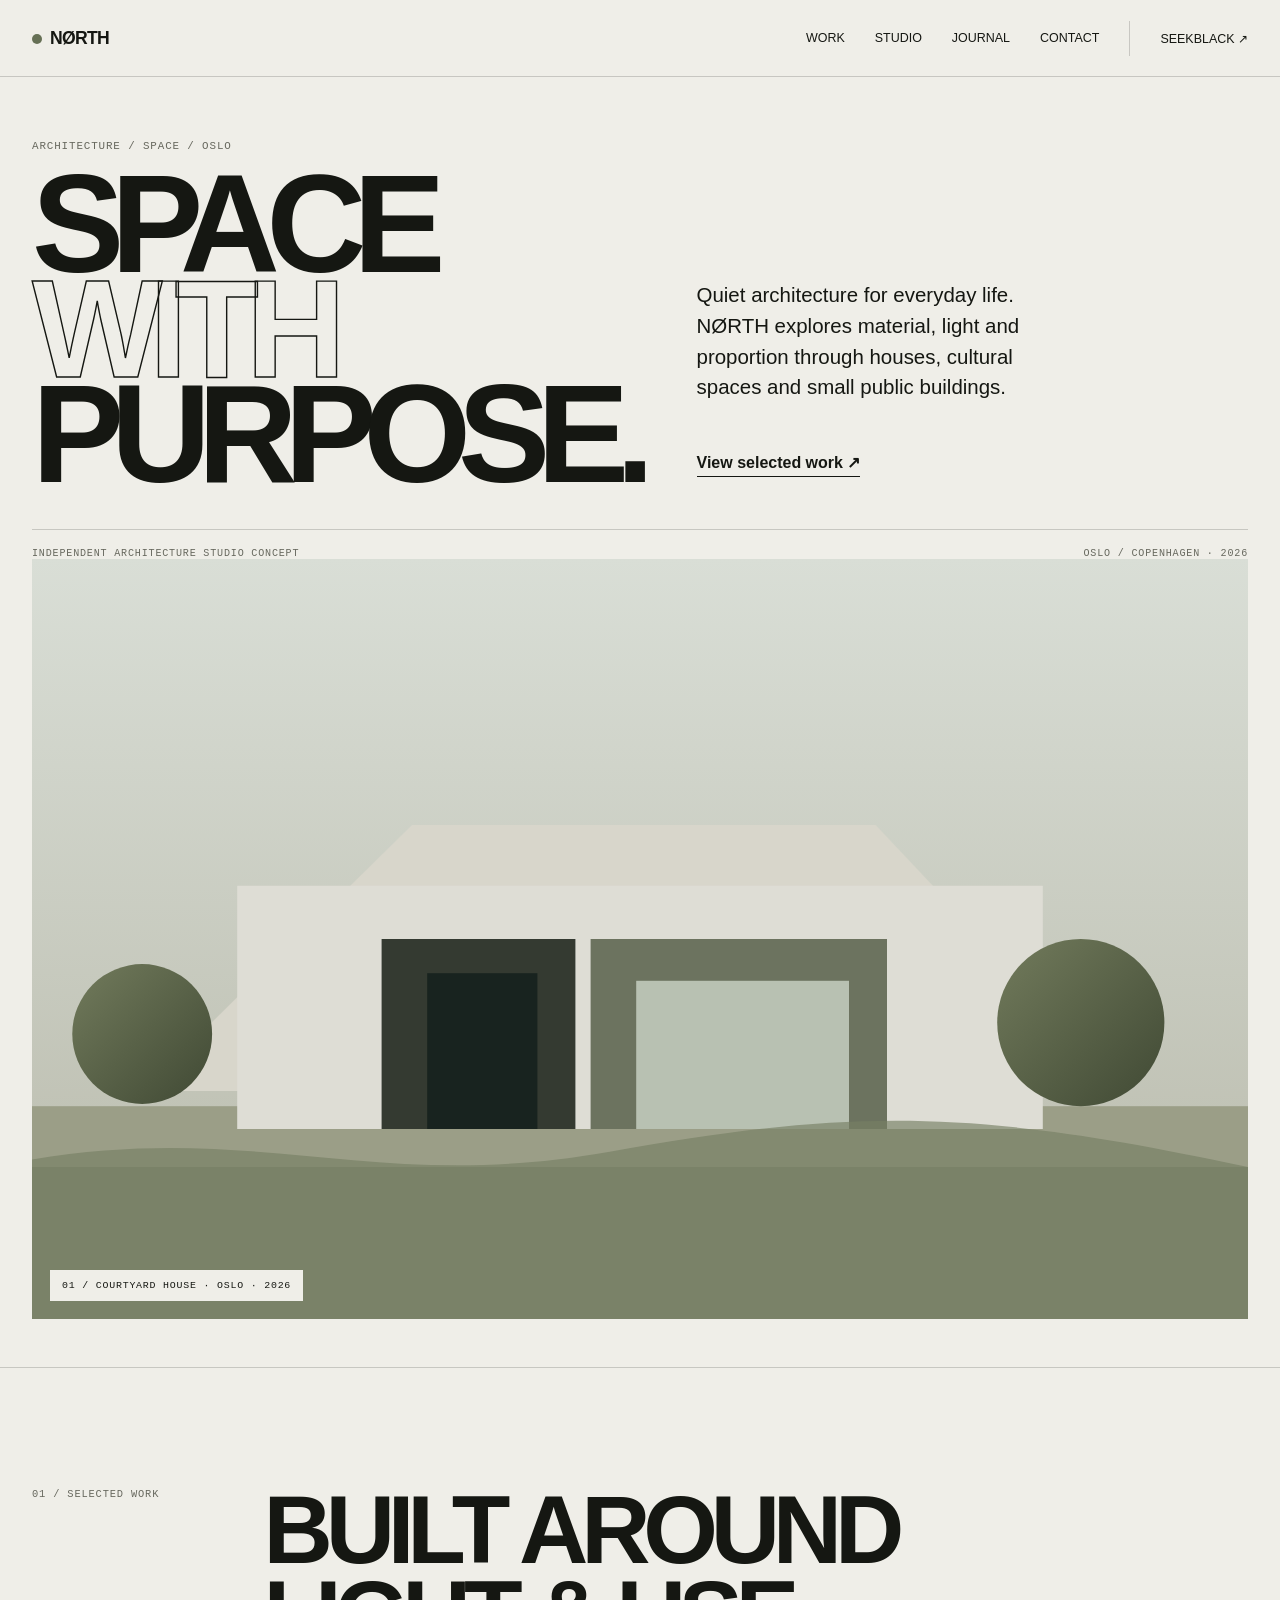
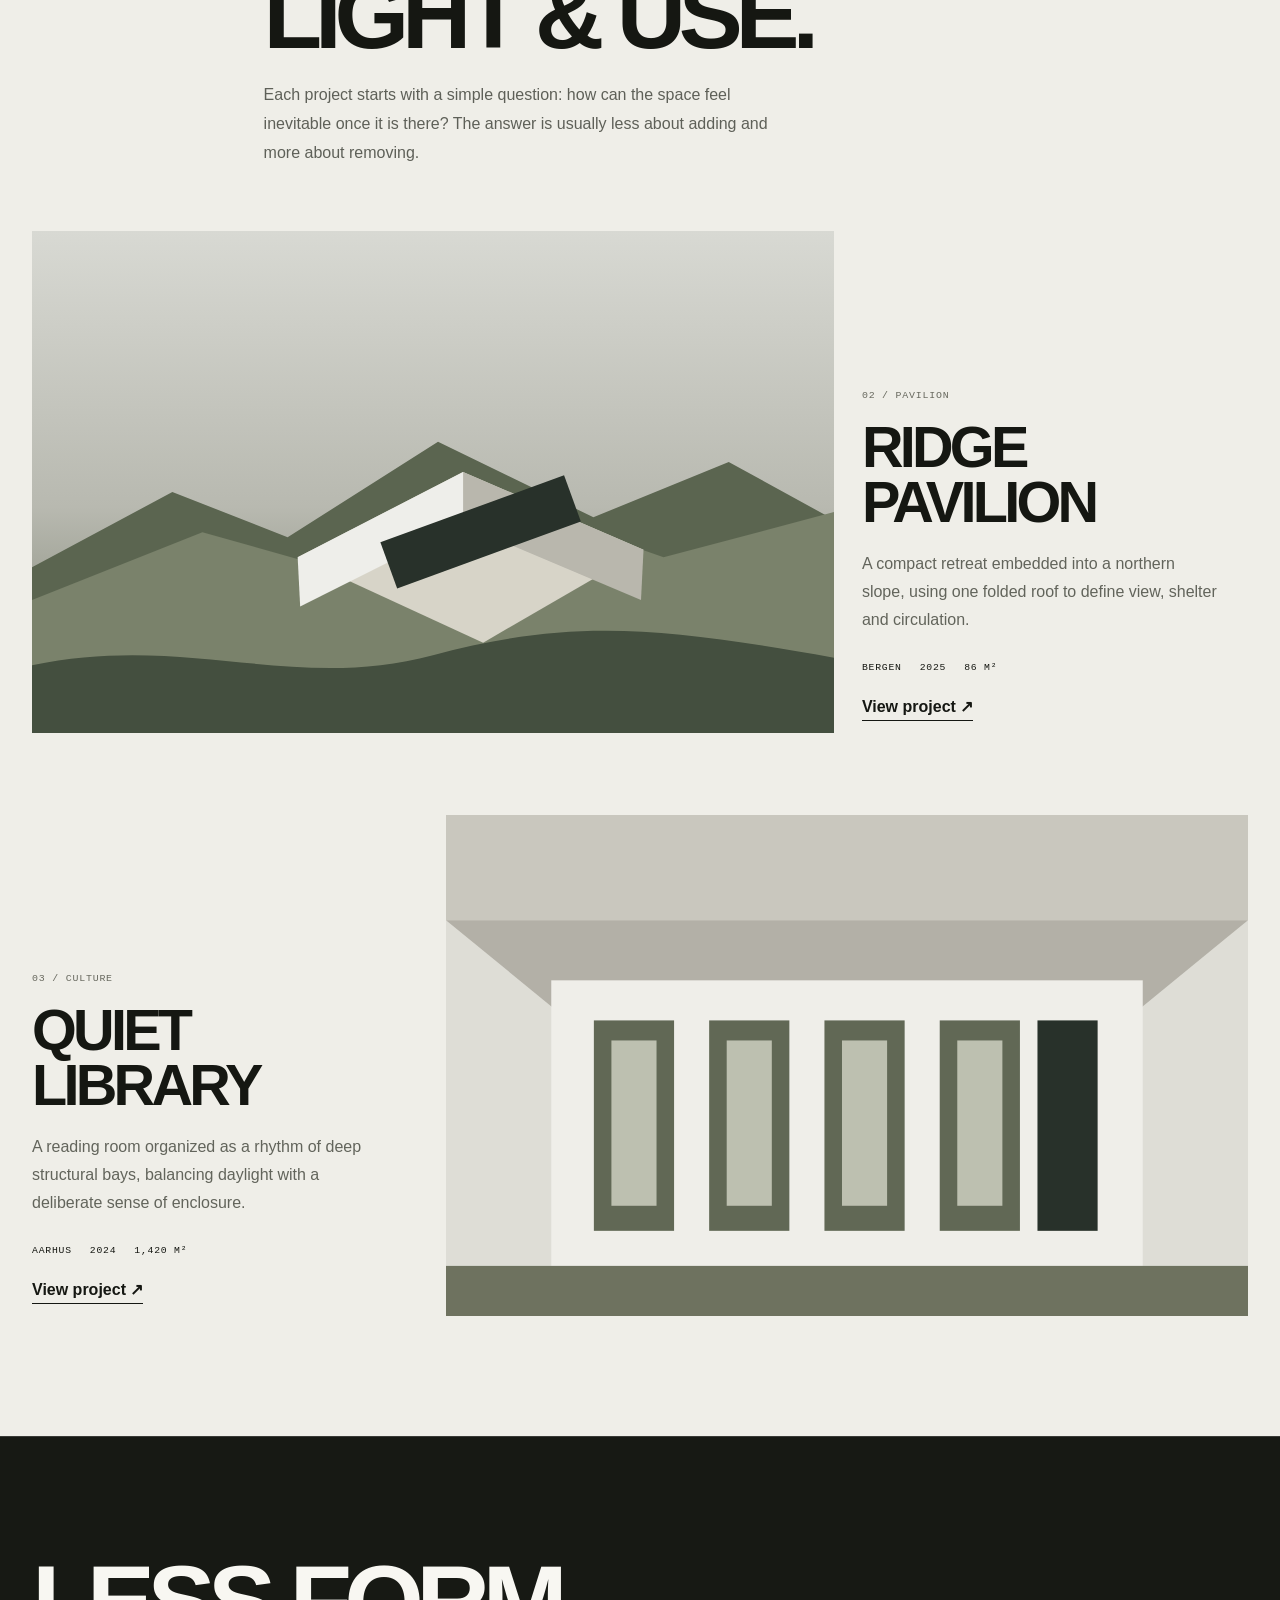
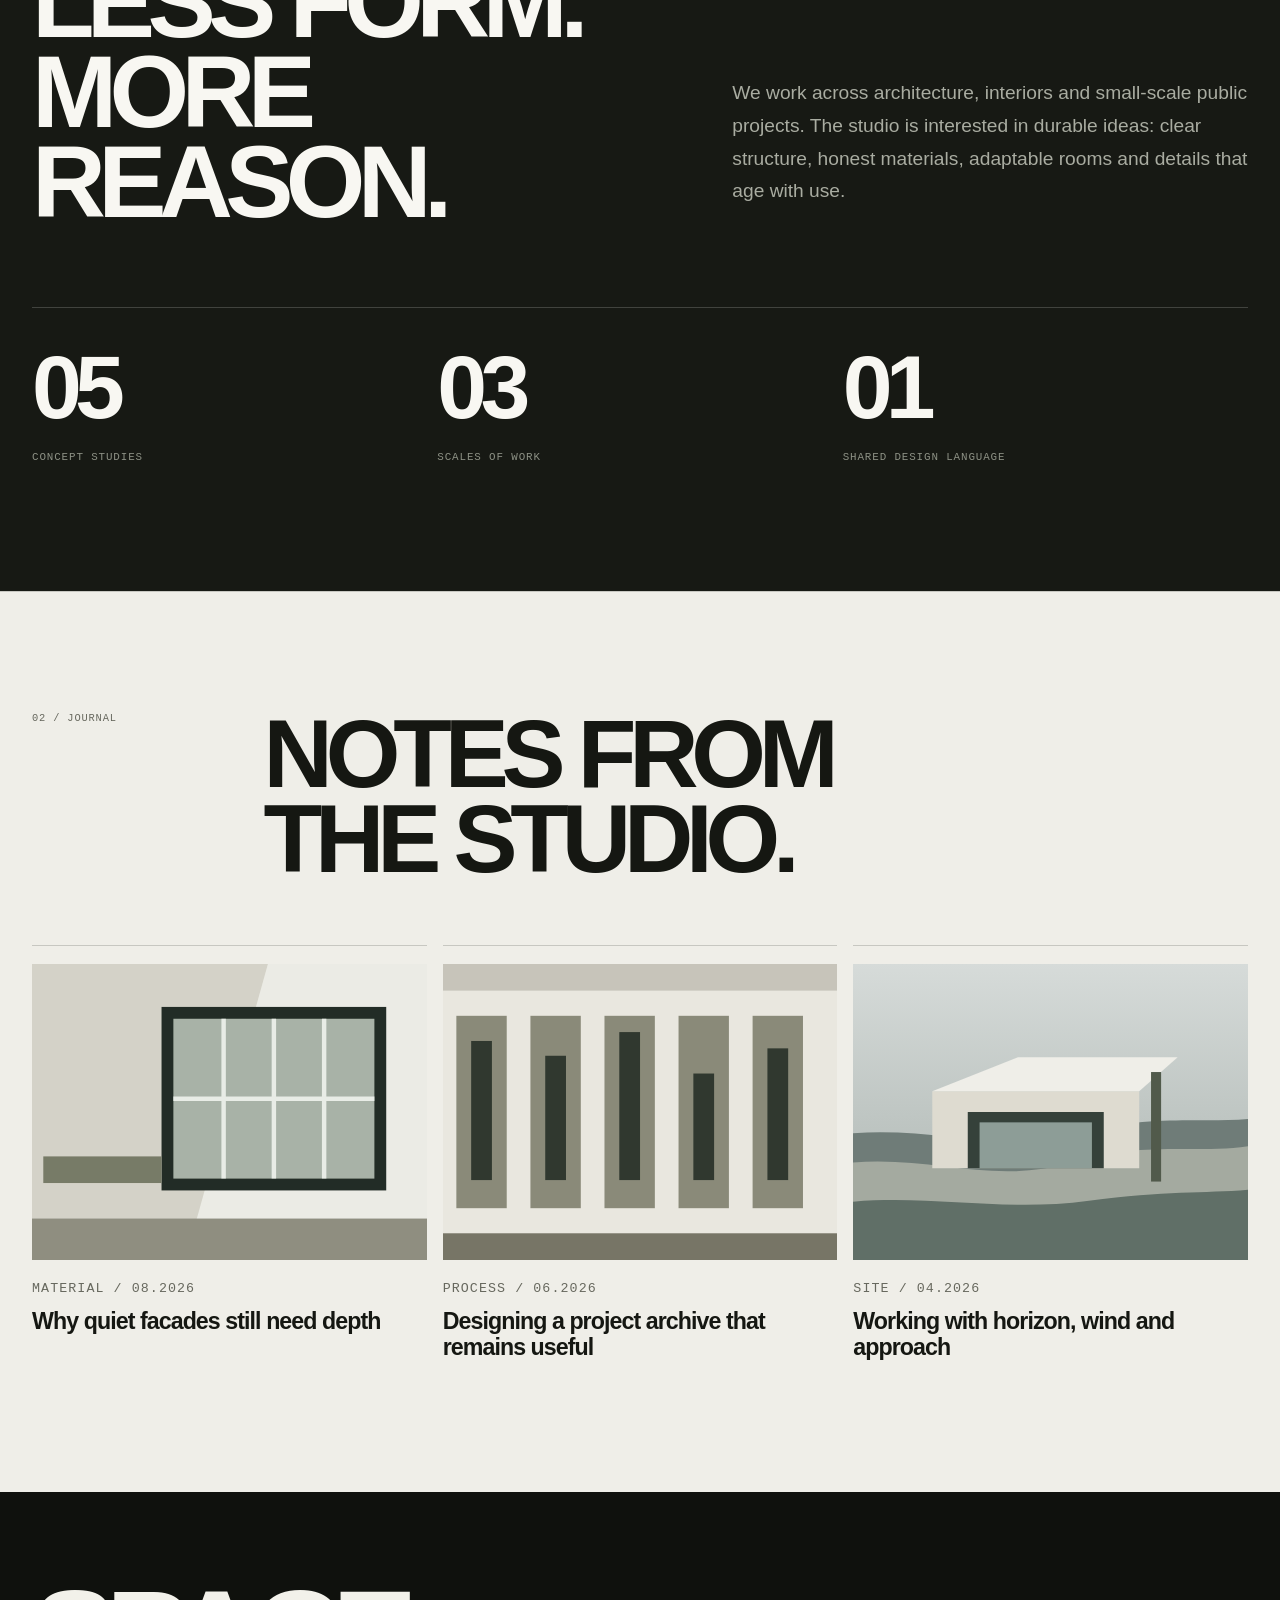
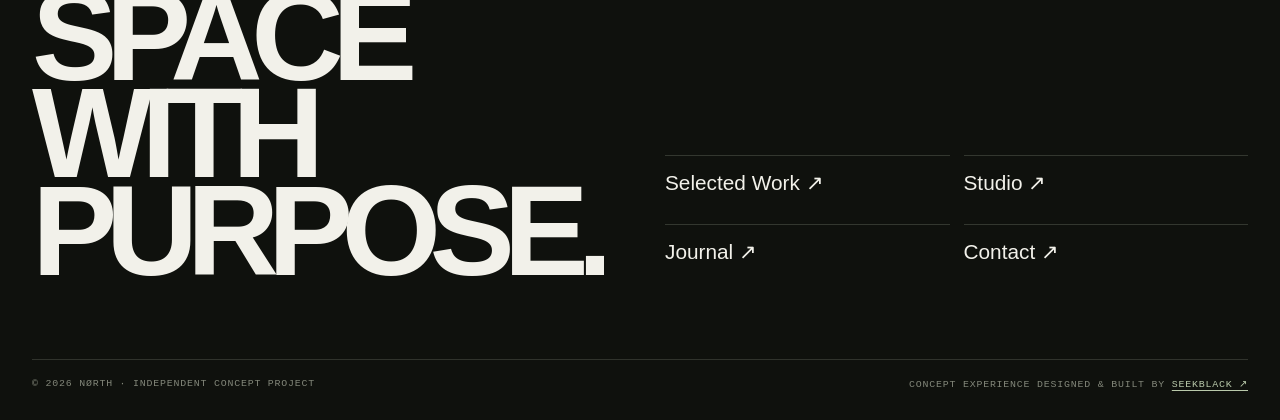
<file: index.html>
<!DOCTYPE html>

<html lang="en"><head><meta charset="utf-8"/><meta content="width=device-width,initial-scale=1,viewport-fit=cover" name="viewport"/><meta content="noindex,follow" name="robots"/><meta content="NØRTH — Independent architecture studio concept experience designed and built by SEEKBLACK." name="description"/><meta content="#efeee8" name="theme-color"/><link href="/assets/favicon.svg" rel="icon" type="image/svg+xml"/><title>NØRTH — Architecture Studio</title><link href="/assets/styles.css?v=20260830-a11y2" rel="stylesheet"/></head><body><a class="skip-link" href="#main">Skip to content</a><nav class="nav"><div class="wrap nav-in"><a class="logo" href="/"><i></i>NØRTH</a><div class="links"><a class="" href="/work/">WORK</a><a class="" href="/studio/">STUDIO</a><a class="" href="/journal/">JOURNAL</a><a class="" href="/contact/">CONTACT</a><a class="seek" href="https://seekblack.cn/work/north/">SEEKBLACK ↗</a></div><button aria-controls="mobile-menu" aria-expanded="false" aria-label="Open menu" class="menu" type="button">MENU</button></div></nav><div aria-hidden="true" class="mobile" id="mobile-menu" inert=""><button aria-label="Close menu" type="button">CLOSE ×</button><a href="/work/">WORK</a><a href="/studio/">STUDIO</a><a href="/journal/">JOURNAL</a><a href="/contact/">CONTACT</a><a href="https://seekblack.cn/work/north/">SEEKBLACK ↗</a></div><header class="hero" id="main"><div class="wrap"><div class="hero-grid reveal"><div><div class="kicker mono">Architecture / Space / Oslo</div><h1>SPACE<br/><span>WITH</span><br/>PURPOSE.</h1></div><div class="hero-copy"><p>Quiet architecture for everyday life. NØRTH explores material, light and proportion through houses, cultural spaces and small public buildings.</p><a class="arrow" href="/work/">View selected work ↗</a></div></div><div class="hero-meta mono"><span>Independent architecture studio concept</span><span>Oslo / Copenhagen · 2026</span></div><a class="hero-image reveal" href="/work/courtyard-house/"><img alt="Courtyard House conceptual architecture render" src="/assets/images/courtyard.svg"/><span class="hero-caption mono">01 / Courtyard House · Oslo · 2026</span></a></div></header><main><section class="section"><div class="wrap"><div class="section-head reveal"><div class="section-label mono">01 / Selected Work</div><div><h2>BUILT AROUND<br/>LIGHT &amp; USE.</h2><p class="section-desc">Each project starts with a simple question: how can the space feel inevitable once it is there? The answer is usually less about adding and more about removing.</p></div></div><div class="projects"><a class="project reveal" href="/work/ridge-pavilion/"><div class="project-media"><img alt="Ridge Pavilion conceptual render" src="/assets/images/ridge.svg"/></div><div class="project-info"><span class="num mono">02 / Pavilion</span><h3>RIDGE<br/>PAVILION</h3><p>A compact retreat embedded into a northern slope, using one folded roof to define view, shelter and circulation.</p><div class="project-data mono"><span>Bergen</span><span>2025</span><span>86 m²</span></div><span class="arrow">View project ↗</span></div></a><a class="project reveal" href="/work/quiet-library/"><div class="project-media"><img alt="Quiet Library conceptual render" src="/assets/images/library.svg"/></div><div class="project-info"><span class="num mono">03 / Culture</span><h3>QUIET<br/>LIBRARY</h3><p>A reading room organized as a rhythm of deep structural bays, balancing daylight with a deliberate sense of enclosure.</p><div class="project-data mono"><span>Aarhus</span><span>2024</span><span>1,420 m²</span></div><span class="arrow">View project ↗</span></div></a></div></div></section><section class="section dark"><div class="wrap"><div class="manifesto reveal"><h2>LESS FORM.<br/>MORE<br/>REASON.</h2><p>We work across architecture, interiors and small-scale public projects. The studio is interested in durable ideas: clear structure, honest materials, adaptable rooms and details that age with use.</p></div><div class="numbers reveal"><div class="number"><strong>05</strong><span class="mono">Concept studies</span></div><div class="number"><strong>03</strong><span class="mono">Scales of work</span></div><div class="number"><strong>01</strong><span class="mono">Shared design language</span></div></div></div></section><section class="section"><div class="wrap"><div class="section-head reveal"><div class="section-label mono">02 / Journal</div><div><h2>NOTES FROM<br/>THE STUDIO.</h2></div></div><div class="journal-grid"><a class="journal-card reveal" href="/journal/quiet-facades/"><div class="thumb"><img alt="Studio window conceptual image" src="/assets/images/atelier.svg"/></div><small class="mono">Material / 08.2026</small><h3>Why quiet facades still need depth</h3></a><a class="journal-card reveal" href="/journal/project-archive/"><div class="thumb"><img alt="Archive facade conceptual image" src="/assets/images/archive.svg"/></div><small class="mono">Process / 06.2026</small><h3>Designing a project archive that remains useful</h3></a><a class="journal-card reveal" href="/journal/horizon-wind-approach/"><div class="thumb"><img alt="Coastal house conceptual image" src="/assets/images/coast.svg"/></div><small class="mono">Site / 04.2026</small><h3>Working with horizon, wind and approach</h3></a></div></div></section></main><footer class="footer"><div class="wrap"><div class="footer-top"><h2>SPACE<br/>WITH<br/>PURPOSE.</h2><div class="footer-nav"><a href="/work/">Selected Work ↗</a><a href="/studio/">Studio ↗</a><a href="/journal/">Journal ↗</a><a href="/contact/">Contact ↗</a></div></div><div class="footer-bottom mono"><span>© <span data-year="">2026</span> NØRTH · Independent Concept Project</span><span>Concept experience designed &amp; built by <a href="https://seekblack.cn/work/north/">SEEKBLACK ↗</a></span></div></div></footer><script defer="" src="/assets/site.js?v=20260830-a11y2"></script></body></html>
</file>
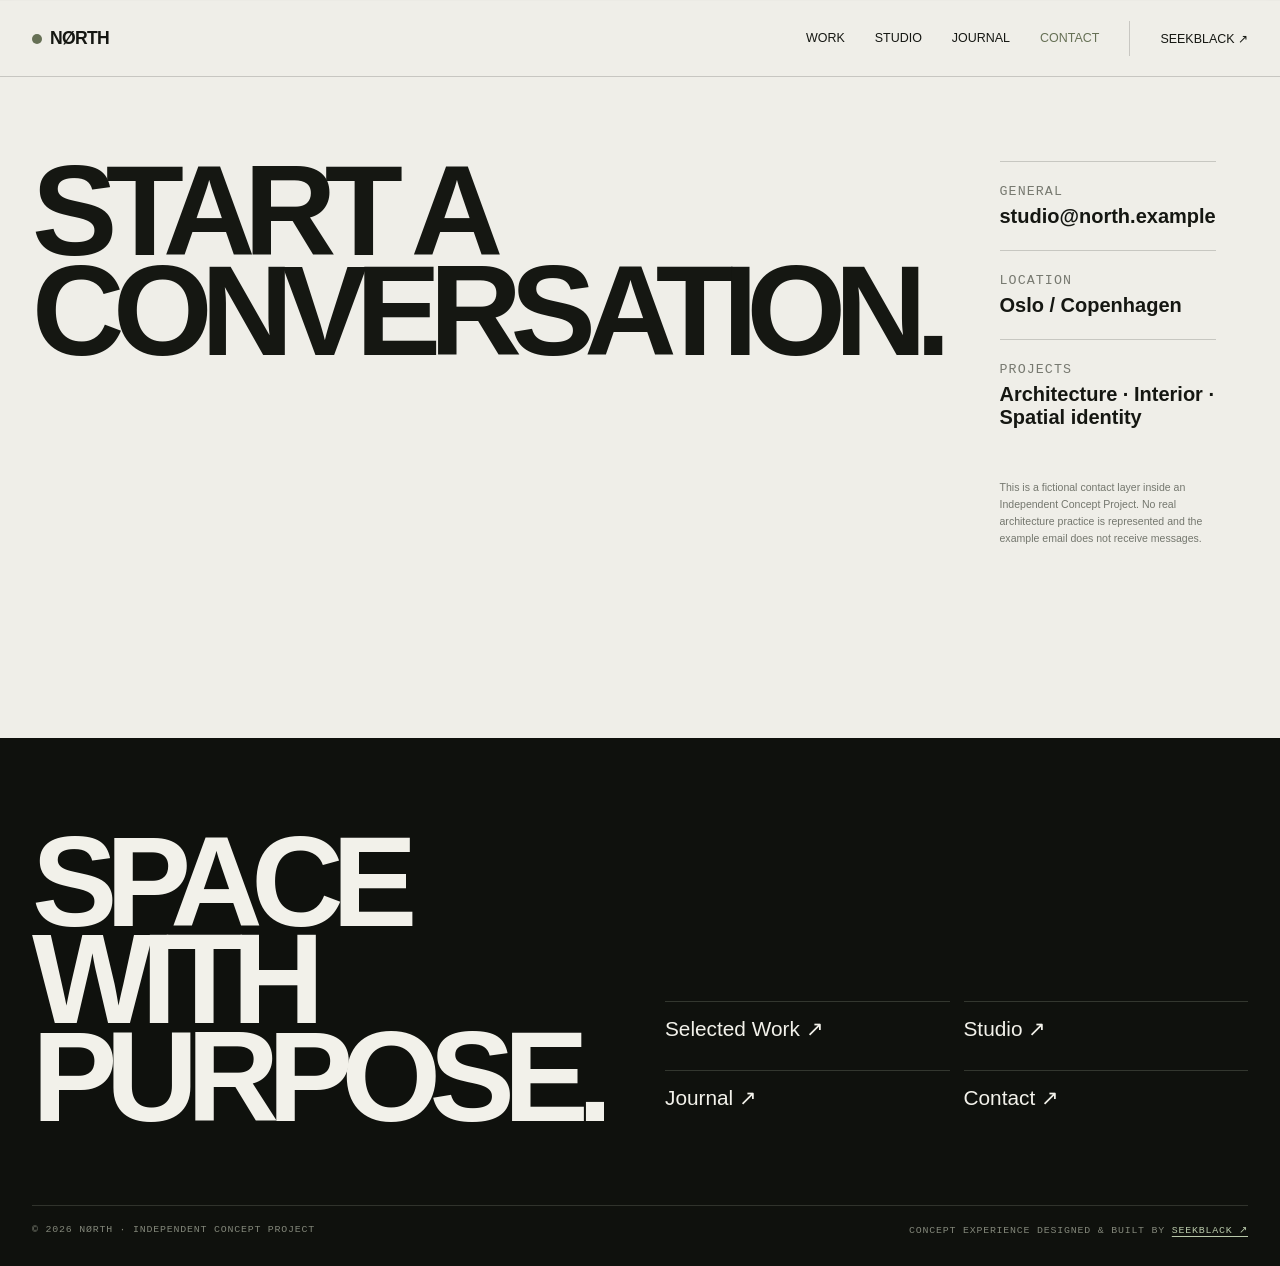
<file: contact/index.html>
<!DOCTYPE html>

<html lang="en"><head><meta charset="utf-8"/><meta content="width=device-width,initial-scale=1,viewport-fit=cover" name="viewport"/><meta content="noindex,follow" name="robots"/><meta content="NØRTH — Independent architecture studio concept experience designed and built by SEEKBLACK." name="description"/><meta content="#efeee8" name="theme-color"/><link href="/assets/favicon.svg" rel="icon" type="image/svg+xml"/><title>Contact — NØRTH</title><link href="/assets/styles.css?v=20260830-r2contact1" rel="stylesheet"/></head><body><a class="skip-link" href="#main">Skip to content</a><nav class="nav"><div class="wrap nav-in"><a class="logo" href="/"><i></i>NØRTH</a><div class="links"><a class="" href="/work/">WORK</a><a class="" href="/studio/">STUDIO</a><a class="" href="/journal/">JOURNAL</a><a aria-current="page" class="active" href="/contact/">CONTACT</a><a class="seek" href="https://seekblack.cn/work/north/">SEEKBLACK ↗</a></div><button aria-controls="mobile-menu" aria-expanded="false" aria-label="Open menu" class="menu" type="button">MENU</button></div></nav><div aria-hidden="true" class="mobile" id="mobile-menu" inert=""><button aria-label="Close menu" type="button">CLOSE ×</button><a href="/work/">WORK</a><a href="/studio/">STUDIO</a><a href="/journal/">JOURNAL</a><a aria-current="page" class="active" href="/contact/">CONTACT</a><a href="https://seekblack.cn/work/north/">SEEKBLACK ↗</a></div><main class="section contact-main" id="main"><div class="wrap contact-layout reveal"><h1>START A<br/>CONVERSATION.</h1><div class="contact-list"><div><small class="mono">General</small><strong>studio@north.example</strong></div><div><small class="mono">Location</small><strong>Oslo / Copenhagen</strong></div><div><small class="mono">Projects</small><strong>Architecture · Interior · Spatial identity</strong></div><p class="concept-note">This is a fictional contact layer inside an Independent Concept Project. No real architecture practice is represented and the example email does not receive messages.</p></div></div></main><footer class="footer"><div class="wrap"><div class="footer-top"><h2>SPACE<br/>WITH<br/>PURPOSE.</h2><div class="footer-nav"><a href="/work/">Selected Work ↗</a><a href="/studio/">Studio ↗</a><a href="/journal/">Journal ↗</a><a href="/contact/">Contact ↗</a></div></div><div class="footer-bottom mono"><span>© <span data-year="">2026</span> NØRTH · Independent Concept Project</span><span>Concept experience designed &amp; built by <a href="https://seekblack.cn/work/north/">SEEKBLACK ↗</a></span></div></div></footer><script defer="" src="/assets/site.js?v=20260830-a11y2"></script></body></html>
</file>
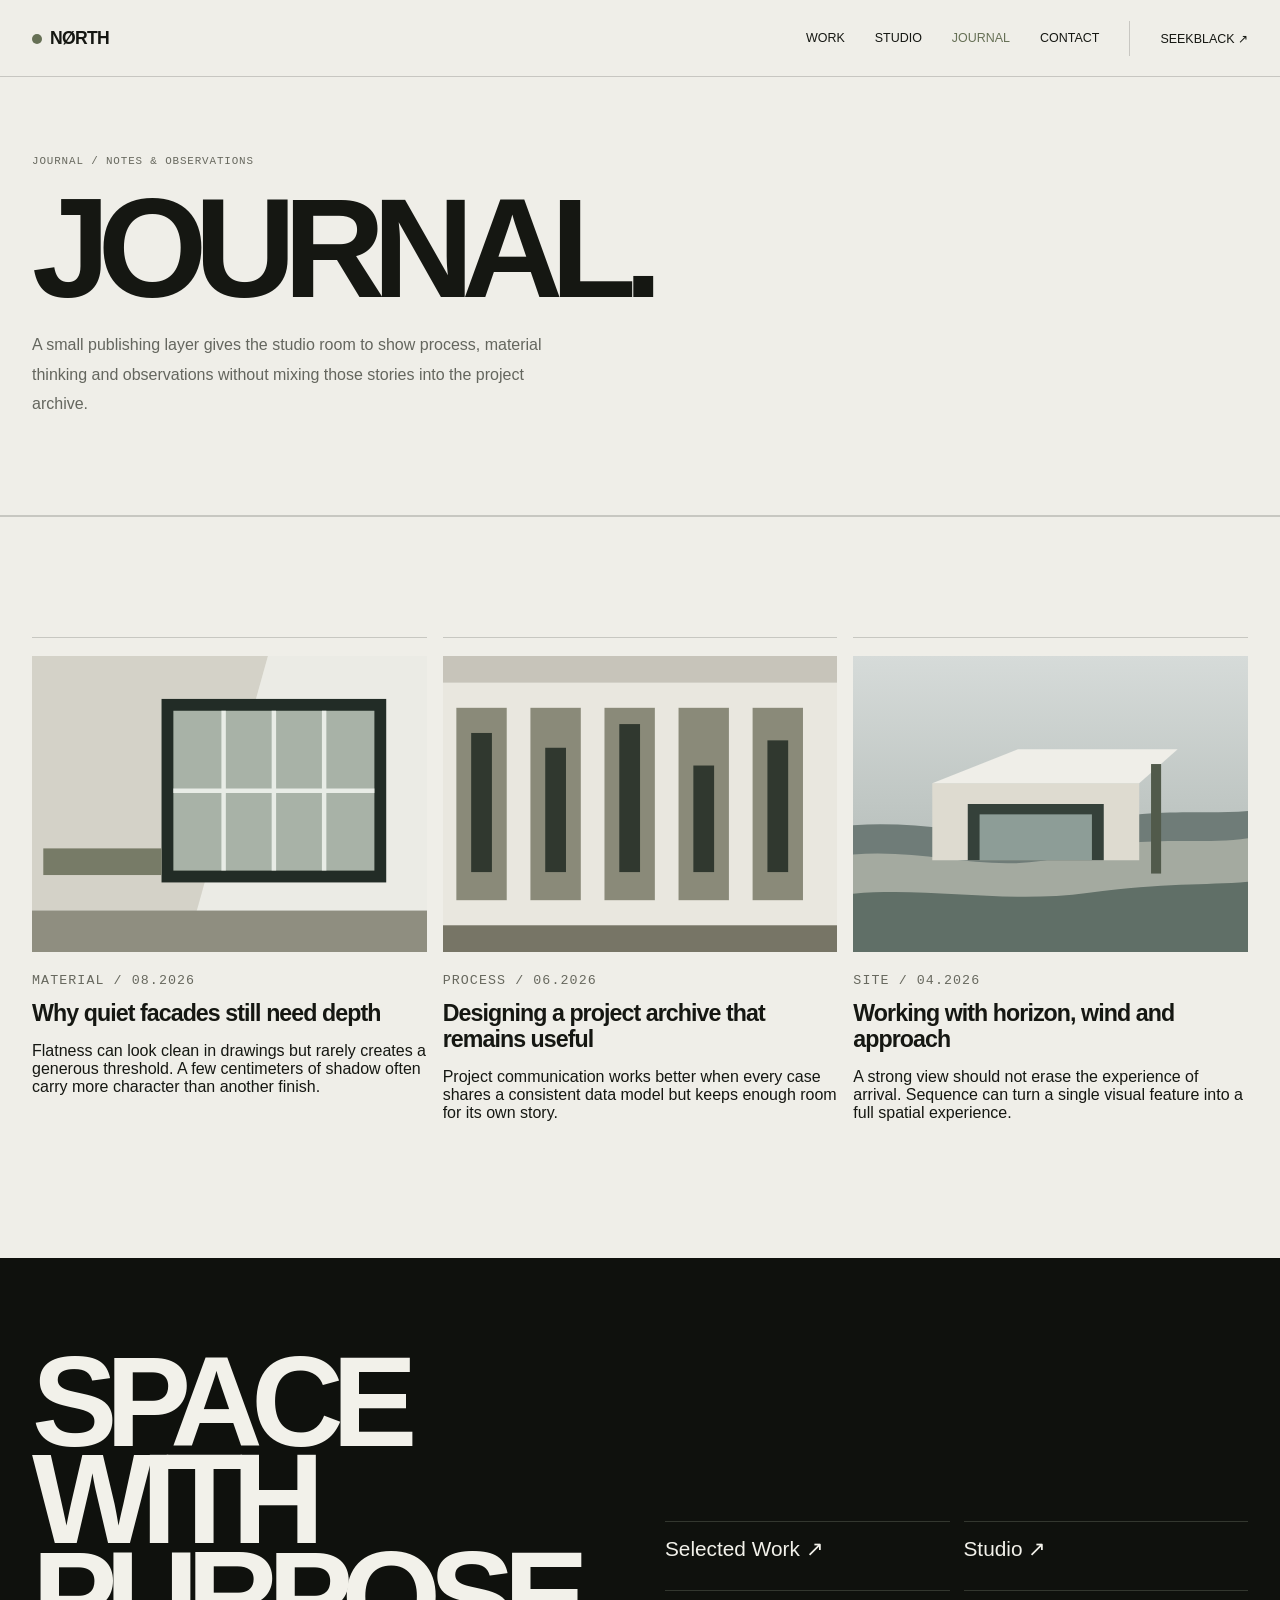
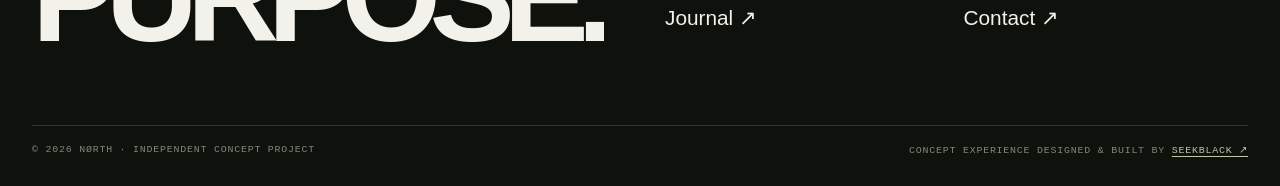
<file: journal/index.html>
<!DOCTYPE html>

<html lang="en"><head><meta charset="utf-8"/><meta content="width=device-width,initial-scale=1,viewport-fit=cover" name="viewport"/><meta content="noindex,follow" name="robots"/><meta content="NØRTH — Independent architecture studio concept experience designed and built by SEEKBLACK." name="description"/><meta content="#efeee8" name="theme-color"/><link href="/assets/favicon.svg" rel="icon" type="image/svg+xml"/><title>Journal — NØRTH</title><link href="/assets/styles.css?v=20260830-a11y2" rel="stylesheet"/></head><body><a class="skip-link" href="#main">Skip to content</a><nav class="nav"><div class="wrap nav-in"><a class="logo" href="/"><i></i>NØRTH</a><div class="links"><a class="" href="/work/">WORK</a><a class="" href="/studio/">STUDIO</a><a aria-current="page" class="active" href="/journal/">JOURNAL</a><a class="" href="/contact/">CONTACT</a><a class="seek" href="https://seekblack.cn/work/north/">SEEKBLACK ↗</a></div><button aria-controls="mobile-menu" aria-expanded="false" aria-label="Open menu" class="menu" type="button">MENU</button></div></nav><div aria-hidden="true" class="mobile" id="mobile-menu" inert=""><button aria-label="Close menu" type="button">CLOSE ×</button><a href="/work/">WORK</a><a href="/studio/">STUDIO</a><a aria-current="page" class="active" href="/journal/">JOURNAL</a><a href="/contact/">CONTACT</a><a href="https://seekblack.cn/work/north/">SEEKBLACK ↗</a></div><header class="page-hero" id="main"><div class="wrap reveal"><div class="kicker mono">Journal / Notes &amp; Observations</div><h1>JOURNAL.</h1><p>A small publishing layer gives the studio room to show process, material thinking and observations without mixing those stories into the project archive.</p></div></header><main class="section"><div class="wrap journal-grid"><a class="journal-card reveal" href="/journal/quiet-facades/"><div class="thumb"><img alt="Atelier" src="/assets/images/atelier.svg"/></div><small class="mono">Material / 08.2026</small><h3>Why quiet facades still need depth</h3><p>Flatness can look clean in drawings but rarely creates a generous threshold. A few centimeters of shadow often carry more character than another finish.</p></a><a class="journal-card reveal" href="/journal/project-archive/"><div class="thumb"><img alt="Archive" src="/assets/images/archive.svg"/></div><small class="mono">Process / 06.2026</small><h3>Designing a project archive that remains useful</h3><p>Project communication works better when every case shares a consistent data model but keeps enough room for its own story.</p></a><a class="journal-card reveal" href="/journal/horizon-wind-approach/"><div class="thumb"><img alt="Coast" src="/assets/images/coast.svg"/></div><small class="mono">Site / 04.2026</small><h3>Working with horizon, wind and approach</h3><p>A strong view should not erase the experience of arrival. Sequence can turn a single visual feature into a full spatial experience.</p></a></div></main><footer class="footer"><div class="wrap"><div class="footer-top"><h2>SPACE<br/>WITH<br/>PURPOSE.</h2><div class="footer-nav"><a href="/work/">Selected Work ↗</a><a href="/studio/">Studio ↗</a><a href="/journal/">Journal ↗</a><a href="/contact/">Contact ↗</a></div></div><div class="footer-bottom mono"><span>© <span data-year="">2026</span> NØRTH · Independent Concept Project</span><span>Concept experience designed &amp; built by <a href="https://seekblack.cn/work/north/">SEEKBLACK ↗</a></span></div></div></footer><script defer="" src="/assets/site.js?v=20260830-a11y2"></script></body></html>
</file>
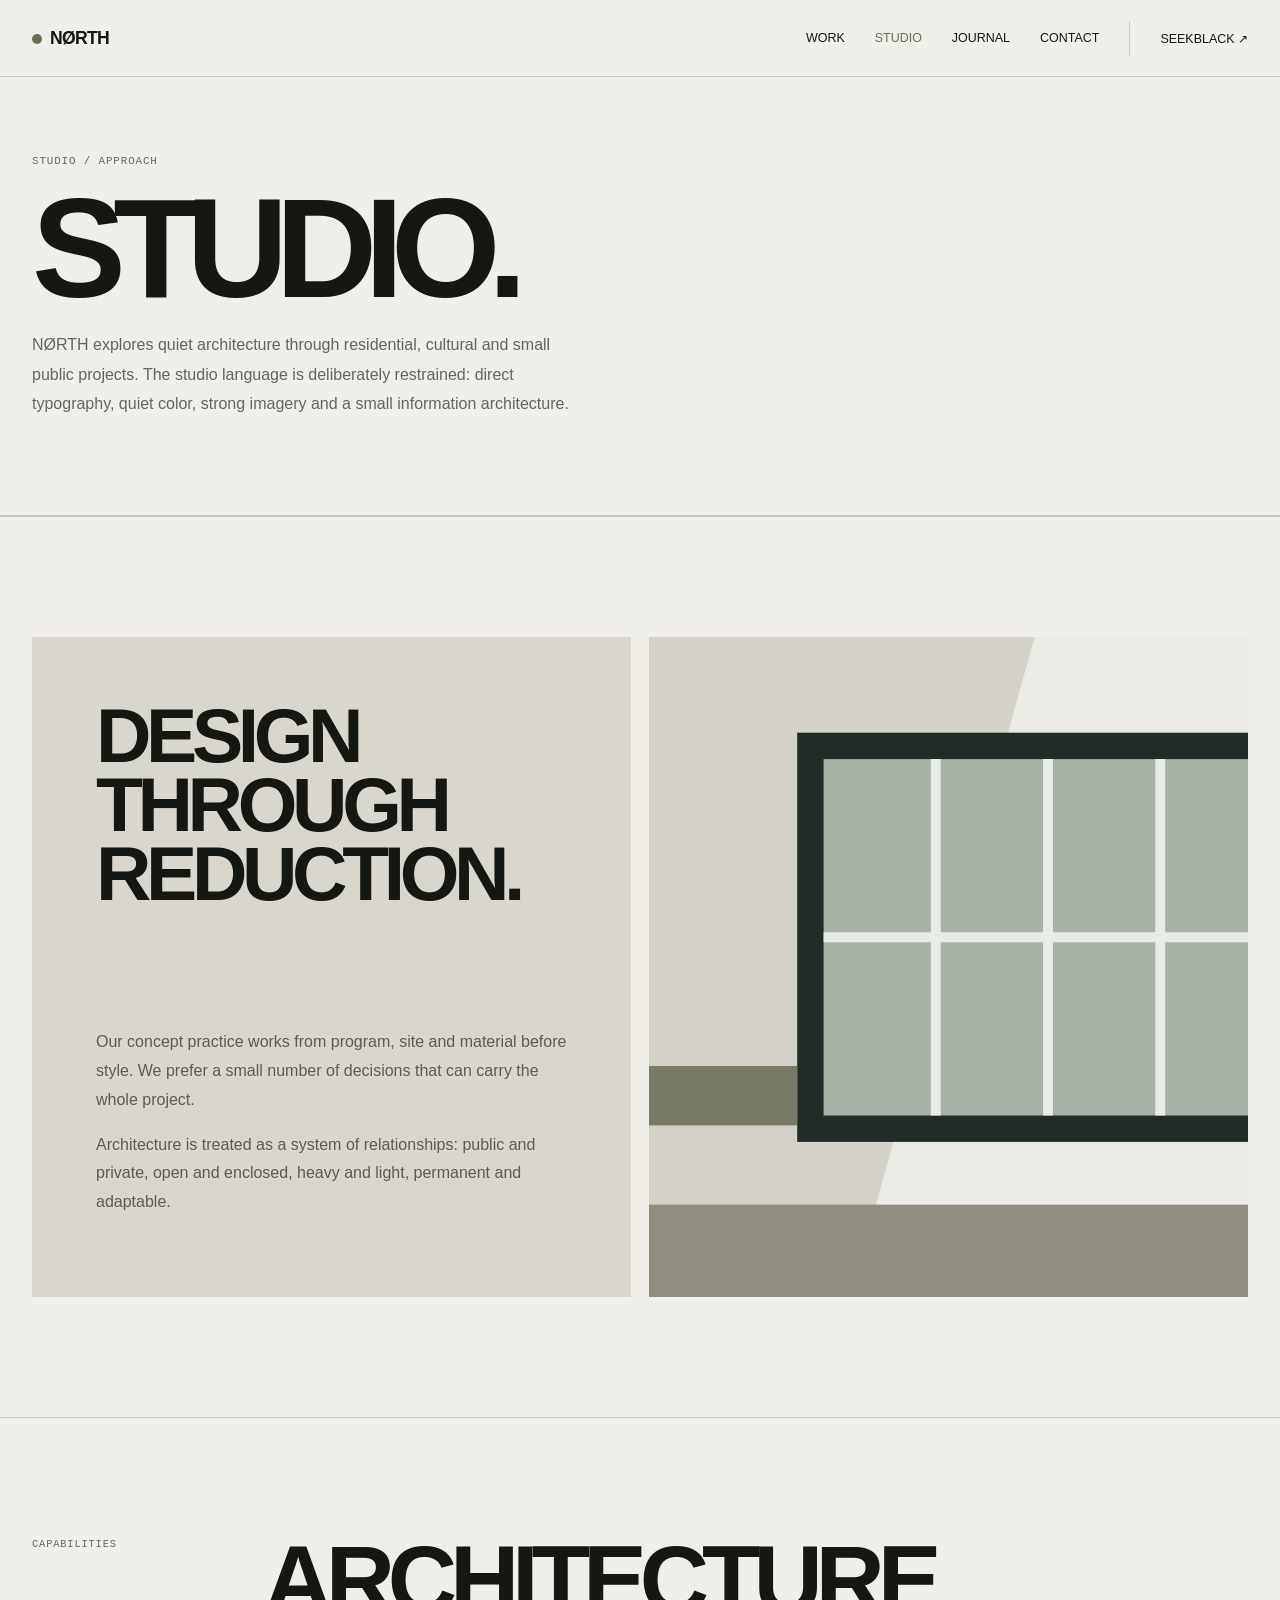
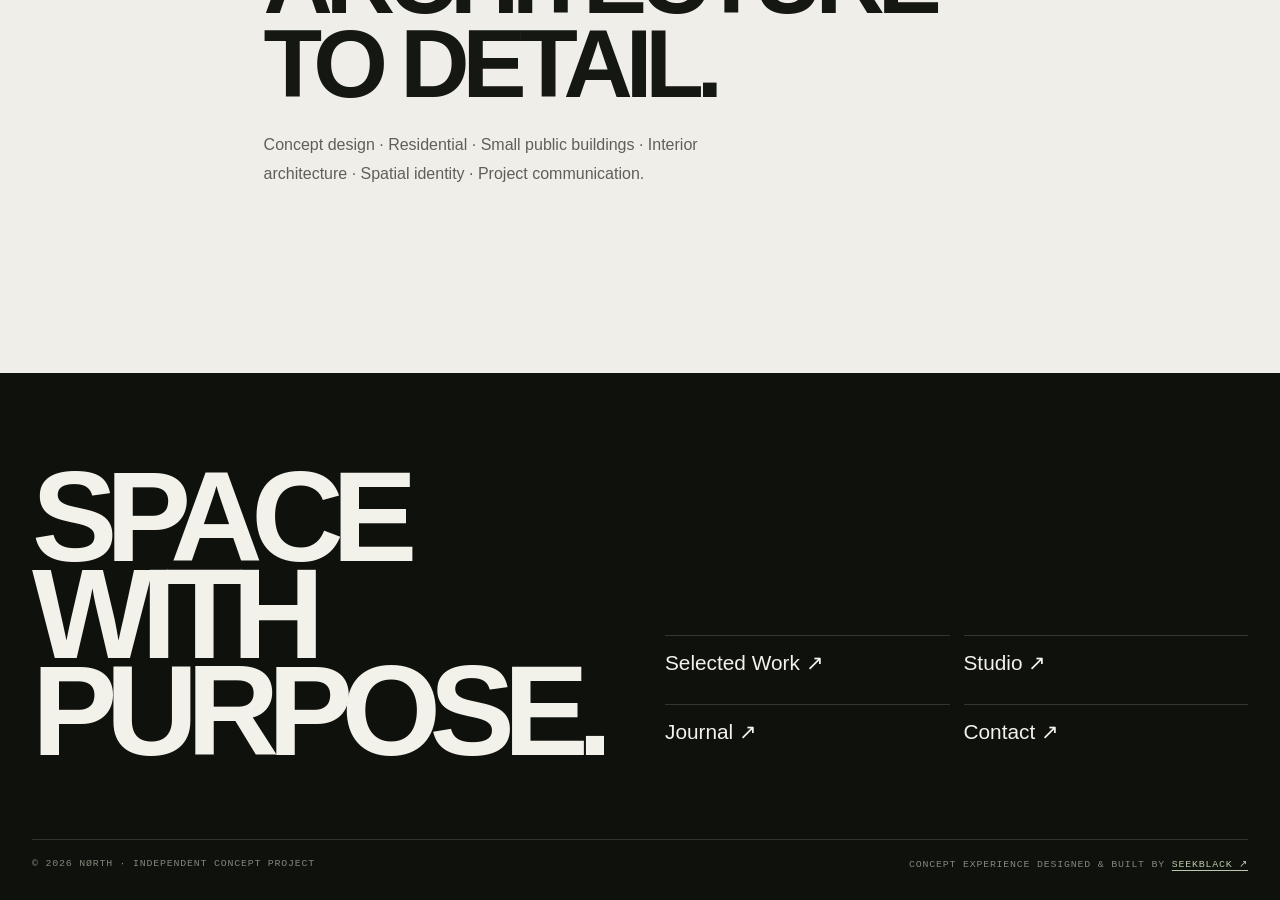
<file: studio/index.html>
<!DOCTYPE html>
<html lang="en"><head><meta charset="utf-8"/><meta content="width=device-width,initial-scale=1,viewport-fit=cover" name="viewport"/><meta content="noindex,follow" name="robots"/><meta content="NØRTH — Independent architecture studio concept experience designed and built by SEEKBLACK." name="description"/><meta content="#efeee8" name="theme-color"/><link href="/assets/favicon.svg" rel="icon" type="image/svg+xml"/><title>Studio — NØRTH</title><link href="/assets/styles.css?v=20260830-a11y2" rel="stylesheet"/></head><body><a class="skip-link" href="#main">Skip to content</a><nav class="nav"><div class="wrap nav-in"><a class="logo" href="/"><i></i>NØRTH</a><div class="links"><a class="" href="/work/">WORK</a><a aria-current="page" class="active" href="/studio/">STUDIO</a><a class="" href="/journal/">JOURNAL</a><a class="" href="/contact/">CONTACT</a><a class="seek" href="https://seekblack.cn/work/north/">SEEKBLACK ↗</a></div><button aria-controls="mobile-menu" aria-expanded="false" aria-label="Open menu" class="menu" type="button">MENU</button></div></nav><div aria-hidden="true" class="mobile" id="mobile-menu" inert=""><button aria-label="Close menu" type="button">CLOSE ×</button><a href="/work/">WORK</a><a aria-current="page" class="active" href="/studio/">STUDIO</a><a href="/journal/">JOURNAL</a><a href="/contact/">CONTACT</a><a href="https://seekblack.cn/work/north/">SEEKBLACK ↗</a></div><header class="page-hero" id="main"><div class="wrap reveal"><div class="kicker mono">Studio / Approach</div><h1>STUDIO.</h1><p>NØRTH explores quiet architecture through residential, cultural and small public projects. The studio language is deliberately restrained: direct typography, quiet color, strong imagery and a small information architecture.</p></div></header><main><section class="section"><div class="wrap studio-grid reveal"><div class="studio-copy"><h2>DESIGN<br/>THROUGH<br/>REDUCTION.</h2><div><p>Our concept practice works from program, site and material before style. We prefer a small number of decisions that can carry the whole project.</p><p>Architecture is treated as a system of relationships: public and private, open and enclosed, heavy and light, permanent and adaptable.</p></div></div><img alt="NØRTH concept studio" src="/assets/images/atelier.svg"/></div></section><section class="section"><div class="wrap"><div class="section-head reveal"><div class="section-label mono">Capabilities</div><div><h2>ARCHITECTURE<br/>TO DETAIL.</h2><p class="section-desc">Concept design · Residential · Small public buildings · Interior architecture · Spatial identity · Project communication.</p></div></div></div></section></main><footer class="footer"><div class="wrap"><div class="footer-top"><h2>SPACE<br/>WITH<br/>PURPOSE.</h2><div class="footer-nav"><a href="/work/">Selected Work ↗</a><a href="/studio/">Studio ↗</a><a href="/journal/">Journal ↗</a><a href="/contact/">Contact ↗</a></div></div><div class="footer-bottom mono"><span>© <span data-year="">2026</span> NØRTH · Independent Concept Project</span><span>Concept experience designed &amp; built by <a href="https://seekblack.cn/work/north/">SEEKBLACK ↗</a></span></div></div></footer><script defer="" src="/assets/site.js?v=20260830-a11y2"></script></body></html>
</file>
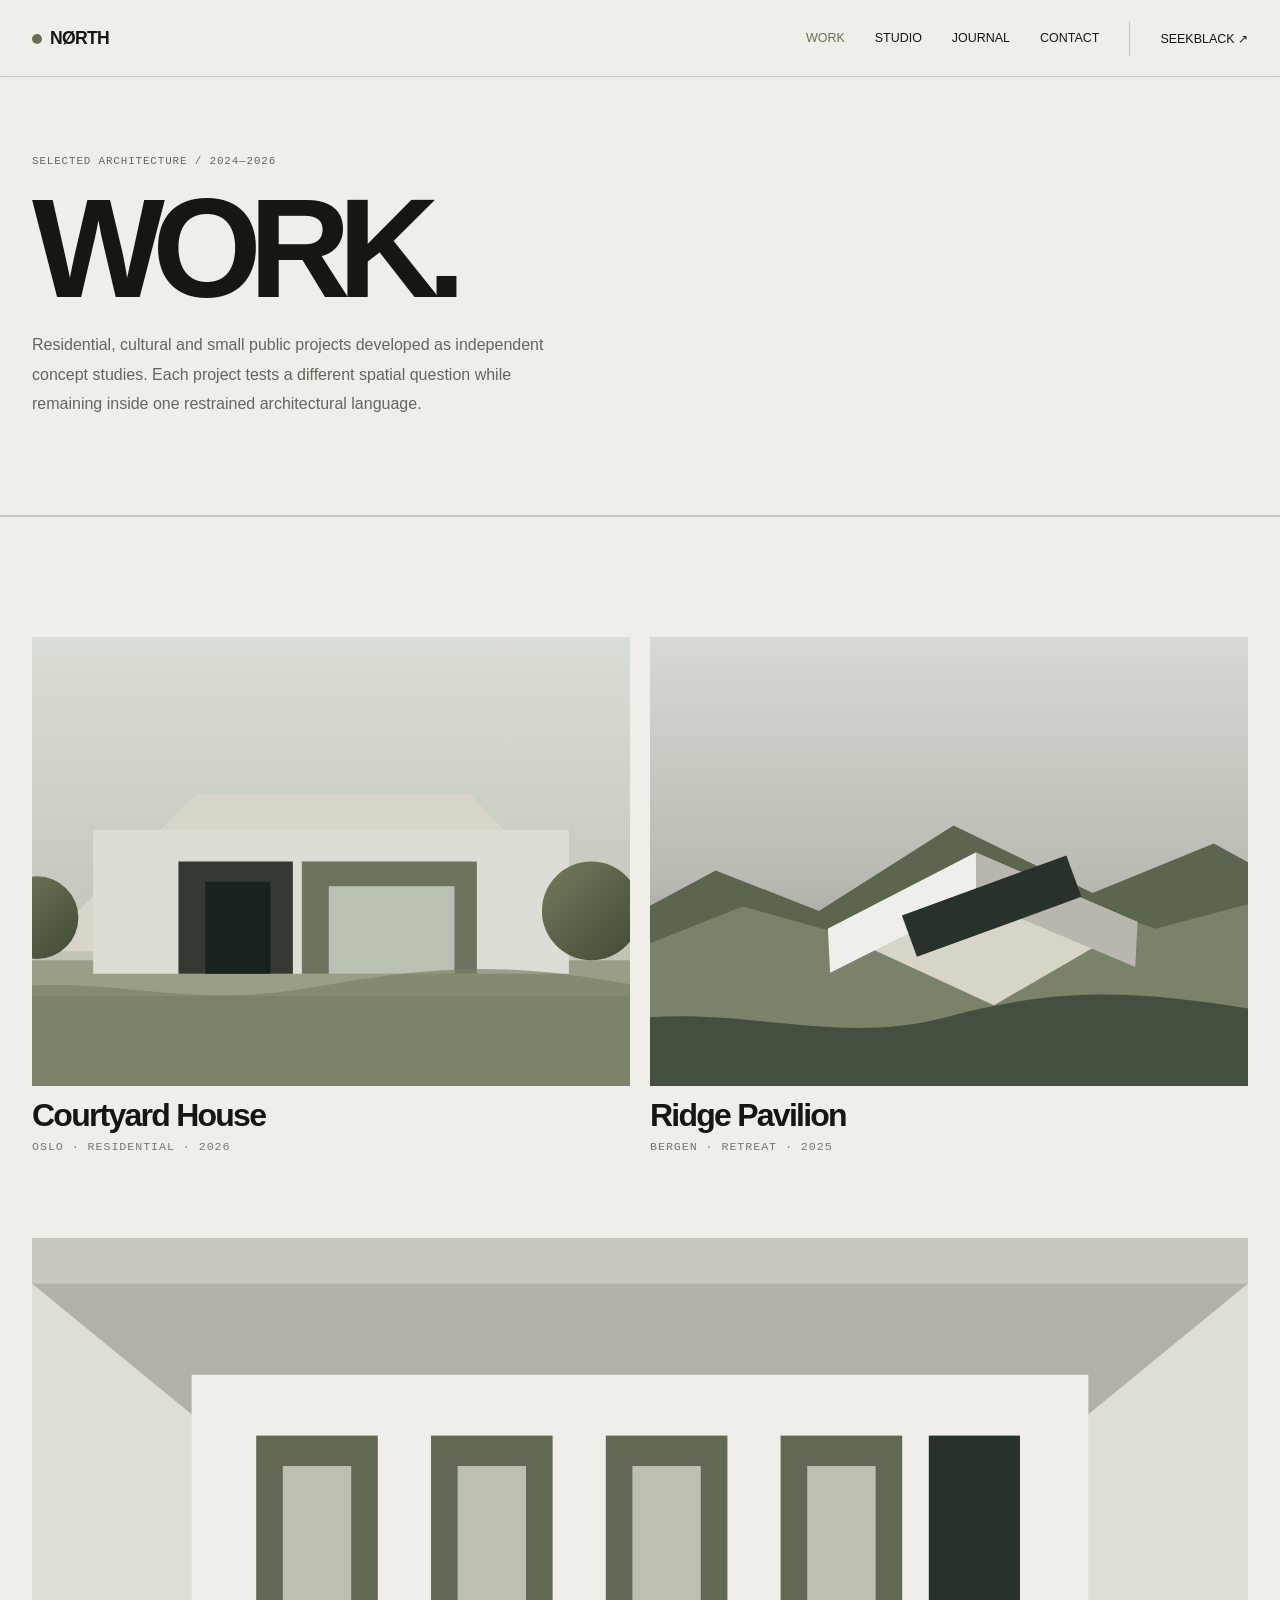
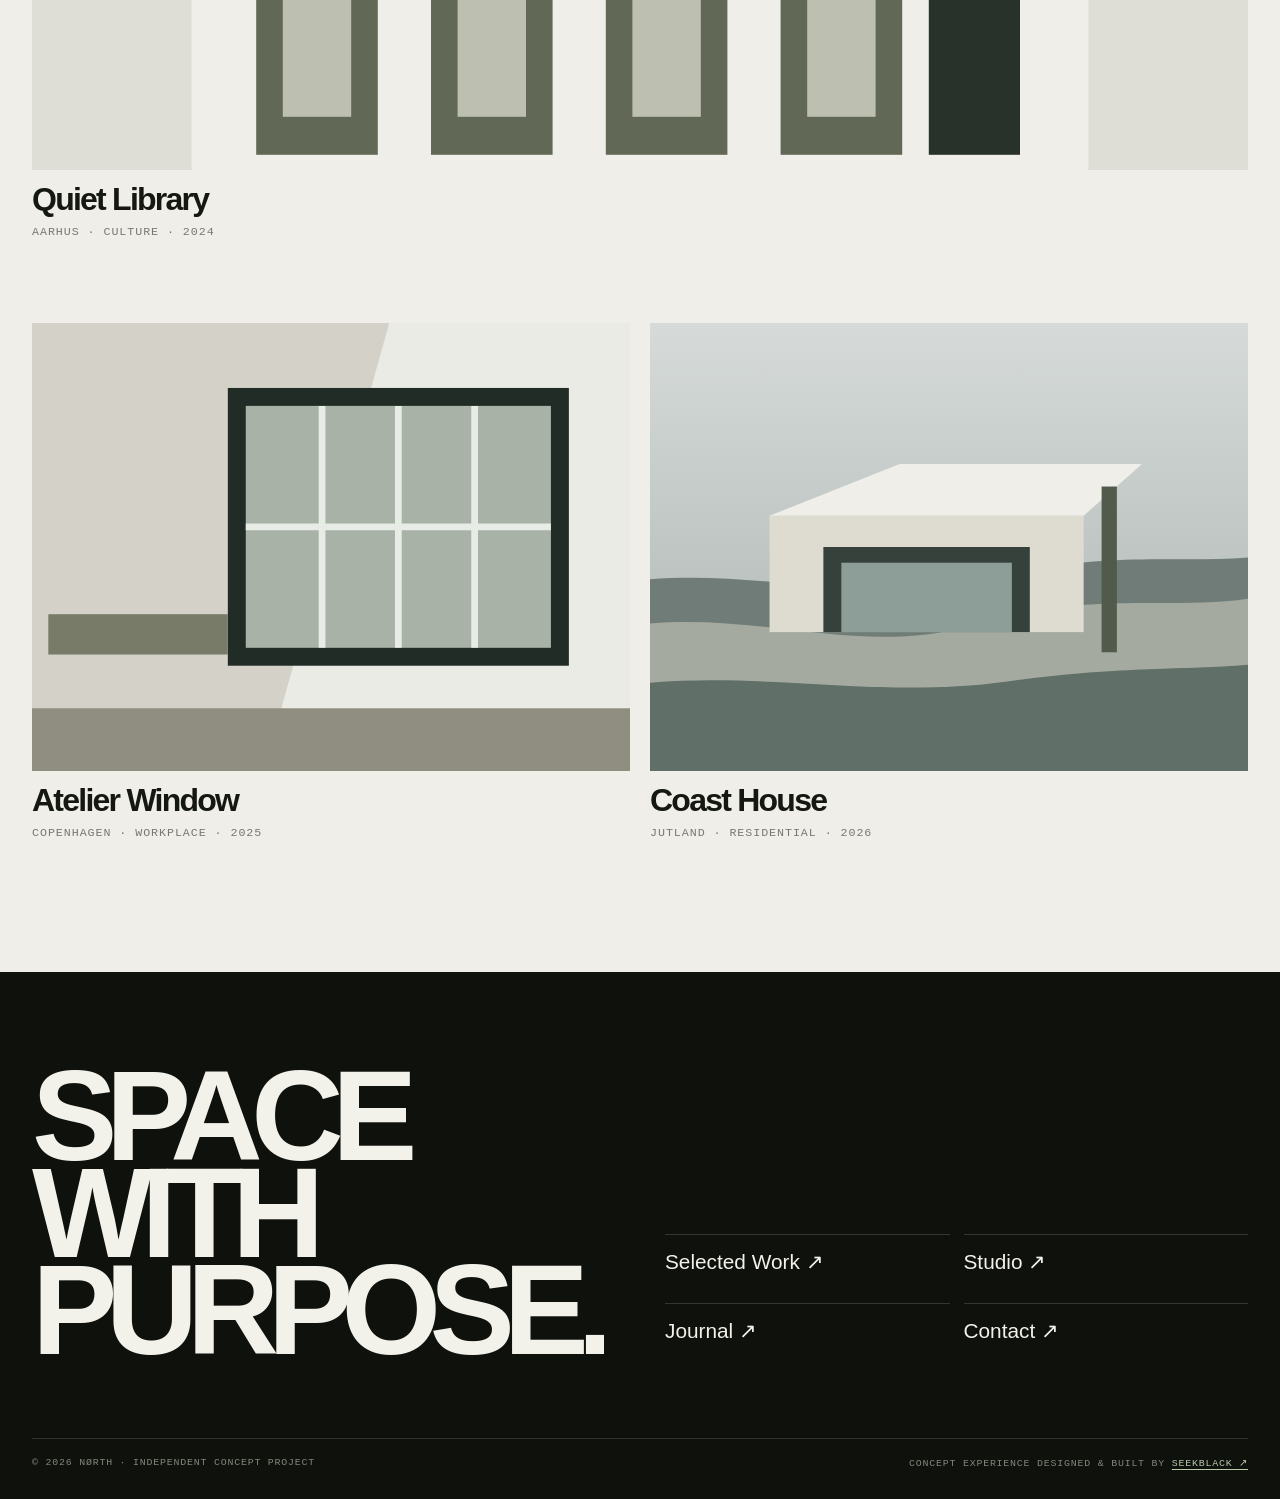
<file: work/index.html>
<!DOCTYPE html>
<html lang="en"><head><meta charset="utf-8"/><meta content="width=device-width,initial-scale=1,viewport-fit=cover" name="viewport"/><meta content="noindex,follow" name="robots"/><meta content="NØRTH — Independent architecture studio concept experience designed and built by SEEKBLACK." name="description"/><meta content="#efeee8" name="theme-color"/><link href="/assets/favicon.svg" rel="icon" type="image/svg+xml"/><title>Work — NØRTH</title><link href="/assets/styles.css?v=20260830-a11y2" rel="stylesheet"/></head><body><a class="skip-link" href="#main">Skip to content</a><nav class="nav"><div class="wrap nav-in"><a class="logo" href="/"><i></i>NØRTH</a><div class="links"><a aria-current="page" class="active" href="/work/">WORK</a><a class="" href="/studio/">STUDIO</a><a class="" href="/journal/">JOURNAL</a><a class="" href="/contact/">CONTACT</a><a class="seek" href="https://seekblack.cn/work/north/">SEEKBLACK ↗</a></div><button aria-controls="mobile-menu" aria-expanded="false" aria-label="Open menu" class="menu" type="button">MENU</button></div></nav><div aria-hidden="true" class="mobile" id="mobile-menu" inert=""><button aria-label="Close menu" type="button">CLOSE ×</button><a aria-current="page" class="active" href="/work/">WORK</a><a href="/studio/">STUDIO</a><a href="/journal/">JOURNAL</a><a href="/contact/">CONTACT</a><a href="https://seekblack.cn/work/north/">SEEKBLACK ↗</a></div><header class="page-hero" id="main"><div class="wrap reveal"><div class="kicker mono">Selected Architecture / 2024—2026</div><h1>WORK.</h1><p>Residential, cultural and small public projects developed as independent concept studies. Each project tests a different spatial question while remaining inside one restrained architectural language.</p></div></header><main class="section"><div class="wrap work-grid"><a class="work-item reveal" href="/work/courtyard-house/"><div class="media"><img alt="Courtyard House" src="/assets/images/courtyard.svg"/></div><h2>Courtyard House</h2><p class="mono">Oslo · Residential · 2026</p></a><a class="work-item reveal" href="/work/ridge-pavilion/"><div class="media"><img alt="Ridge Pavilion" src="/assets/images/ridge.svg"/></div><h2>Ridge Pavilion</h2><p class="mono">Bergen · Retreat · 2025</p></a><a class="work-item reveal" href="/work/quiet-library/"><div class="media"><img alt="Quiet Library" src="/assets/images/library.svg"/></div><h2>Quiet Library</h2><p class="mono">Aarhus · Culture · 2024</p></a><a class="work-item reveal" href="/work/atelier-window/"><div class="media"><img alt="Atelier Window" src="/assets/images/atelier.svg"/></div><h2>Atelier Window</h2><p class="mono">Copenhagen · Workplace · 2025</p></a><a class="work-item reveal" href="/work/coast-house/"><div class="media"><img alt="Coast House" src="/assets/images/coast.svg"/></div><h2>Coast House</h2><p class="mono">Jutland · Residential · 2026</p></a></div></main><footer class="footer"><div class="wrap"><div class="footer-top"><h2>SPACE<br/>WITH<br/>PURPOSE.</h2><div class="footer-nav"><a href="/work/">Selected Work ↗</a><a href="/studio/">Studio ↗</a><a href="/journal/">Journal ↗</a><a href="/contact/">Contact ↗</a></div></div><div class="footer-bottom mono"><span>© <span data-year="">2026</span> NØRTH · Independent Concept Project</span><span>Concept experience designed &amp; built by <a href="https://seekblack.cn/work/north/">SEEKBLACK ↗</a></span></div></div></footer><script defer="" src="/assets/site.js?v=20260830-a11y2"></script></body></html>
</file>
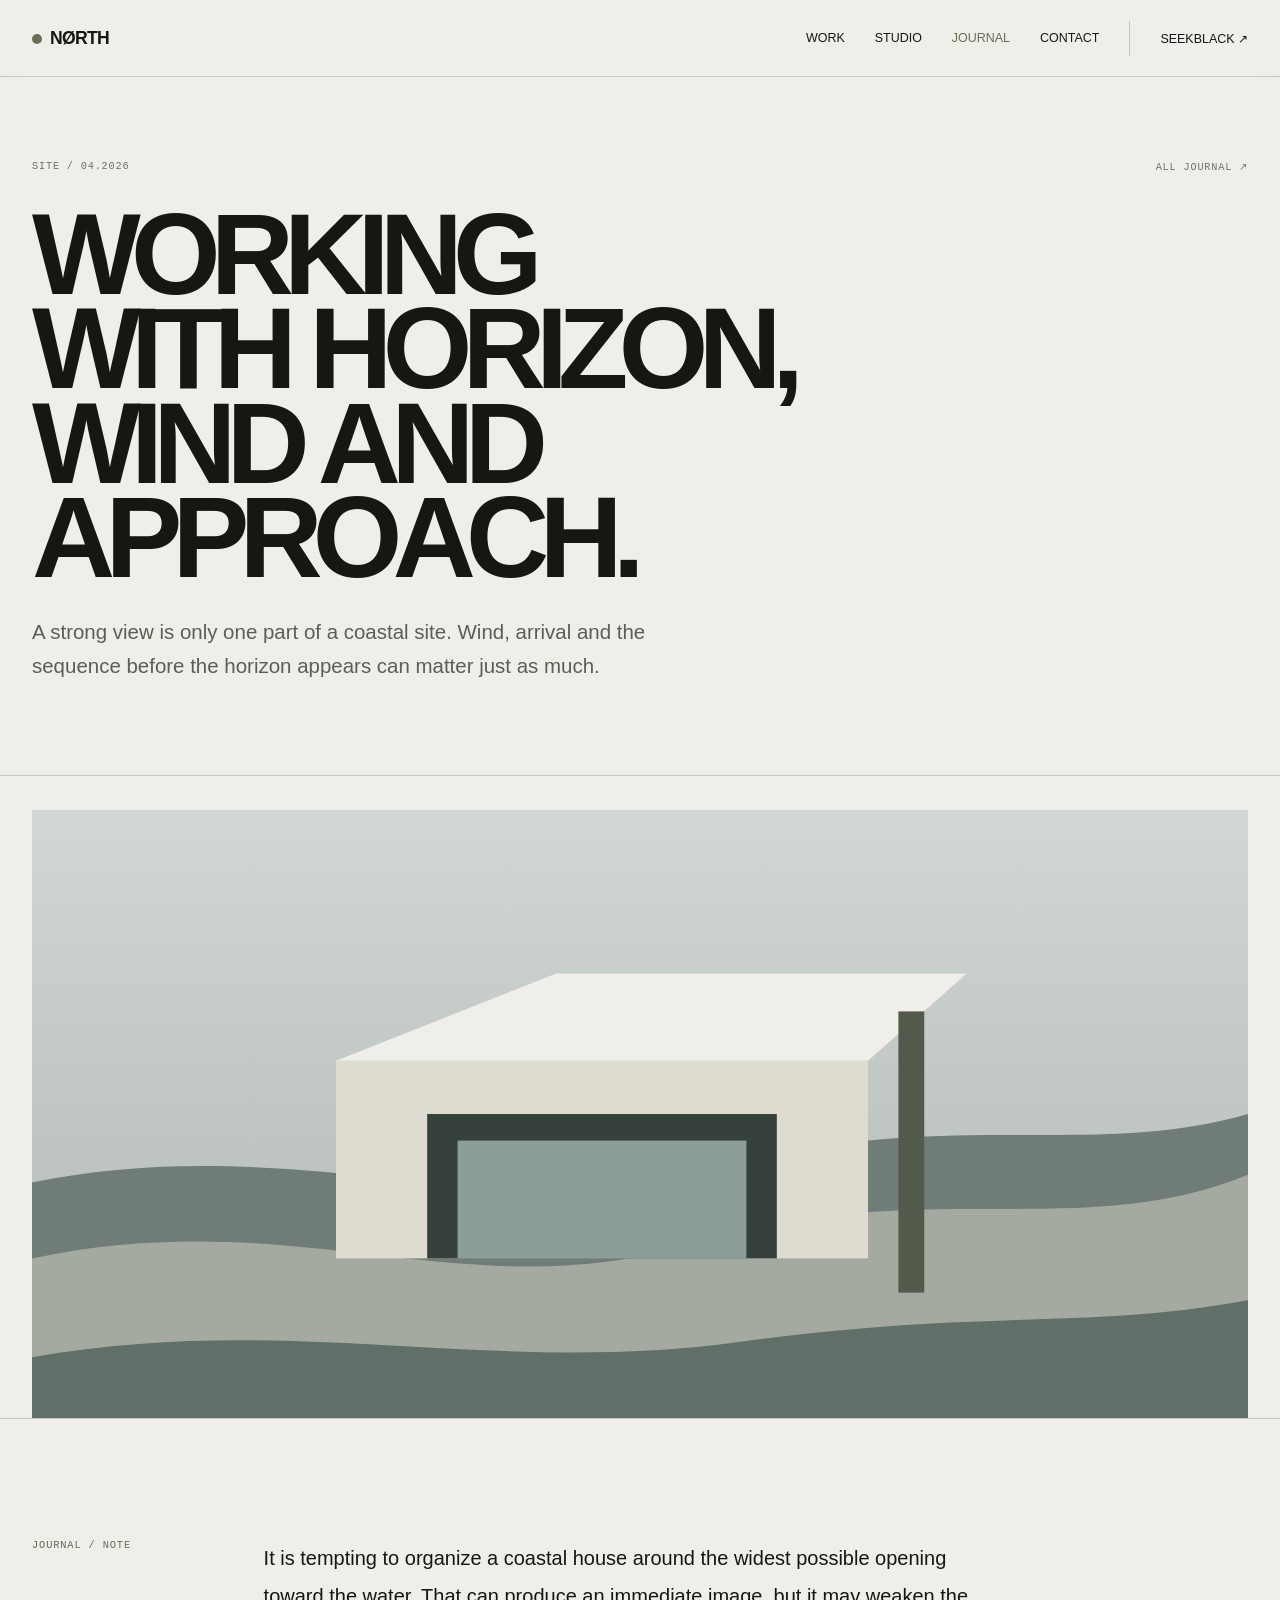
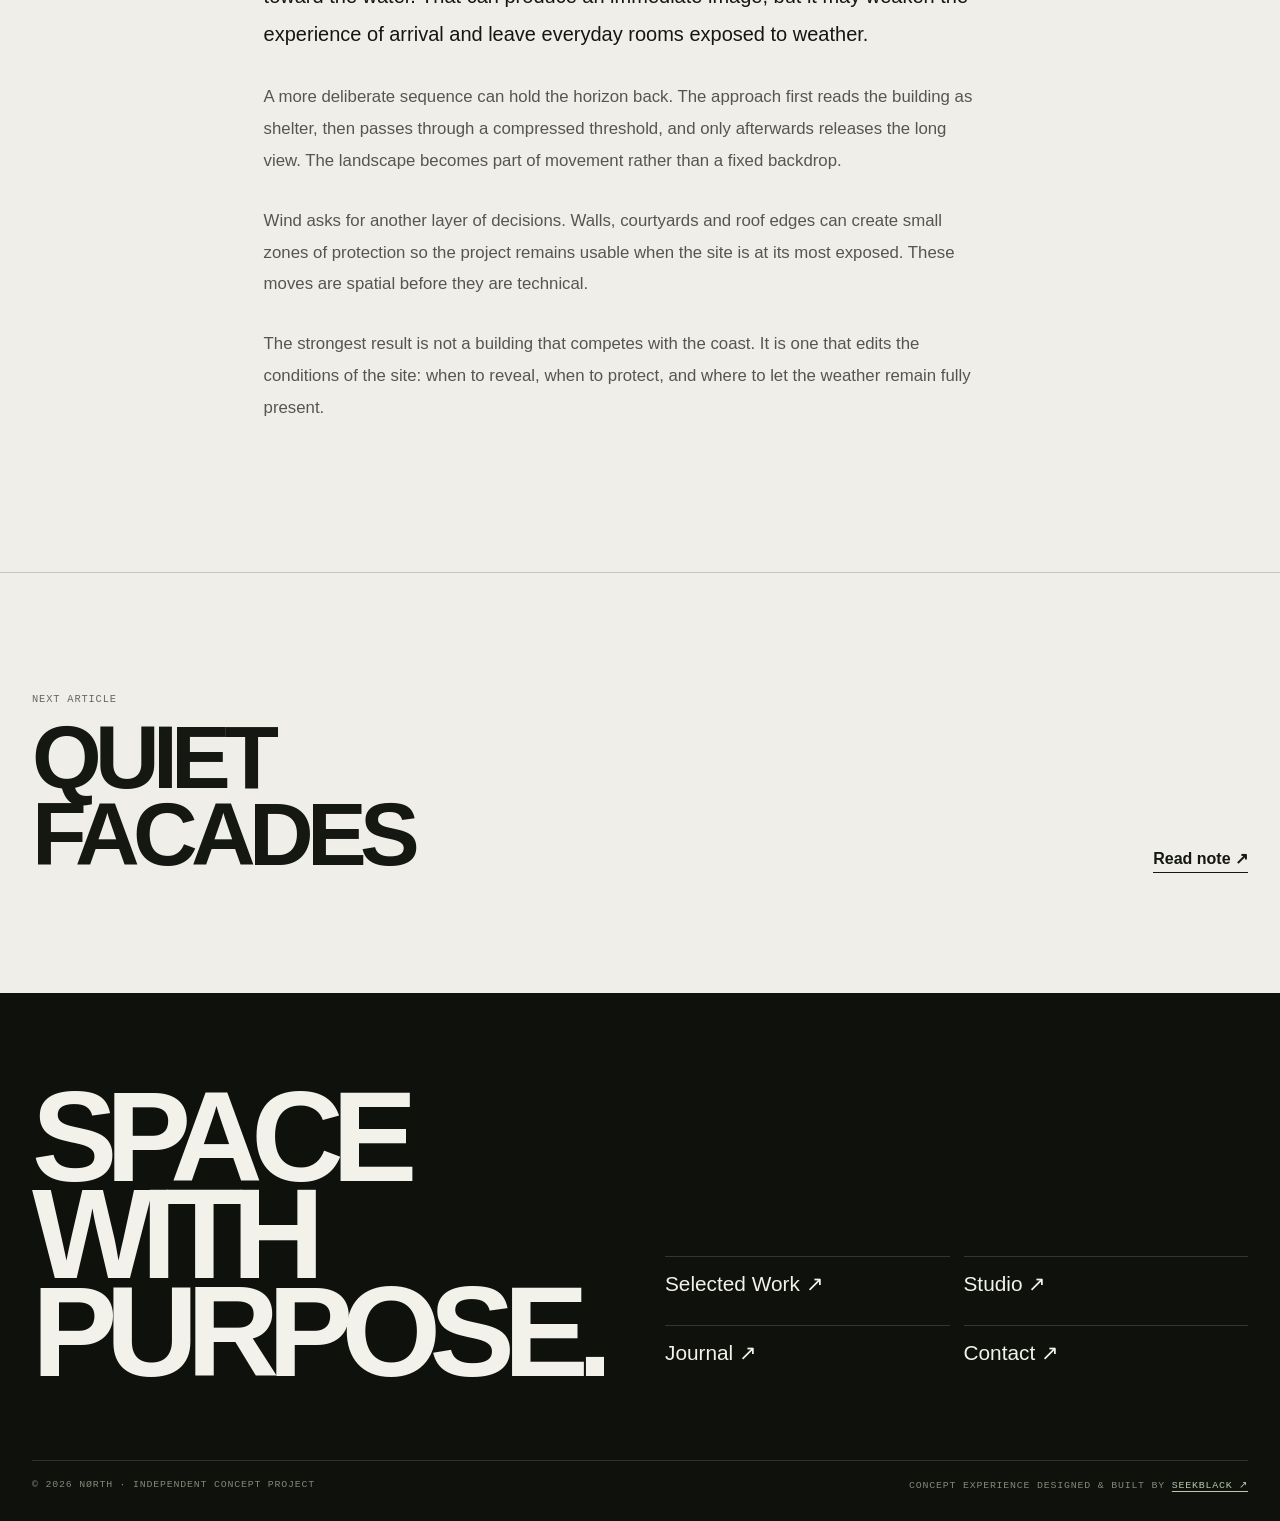
<file: journal/horizon-wind-approach/index.html>
<!DOCTYPE html><html lang="en"><head><meta charset="utf-8"/><meta name="viewport" content="width=device-width,initial-scale=1,viewport-fit=cover"/><meta name="robots" content="noindex,follow"/><meta name="description" content="Working with horizon, wind and approach — a NØRTH architecture studio concept journal note."/><meta name="theme-color" content="#efeee8"/><link rel="icon" href="/assets/favicon.svg" type="image/svg+xml"/><title>Working with horizon, wind and approach — NØRTH Journal</title><link rel="stylesheet" href="/assets/styles.css?v=20260830-a11y2"/></head><body><a class="skip-link" href="#main">Skip to content</a><nav class="nav"><div class="wrap nav-in"><a class="logo" href="/"><i></i>NØRTH</a><div class="links"><a href="/work/">WORK</a><a href="/studio/">STUDIO</a><a class="active" aria-current="page" href="/journal/">JOURNAL</a><a href="/contact/">CONTACT</a><a class="seek" href="https://seekblack.cn/work/north/">SEEKBLACK ↗</a></div><button aria-controls="mobile-menu" aria-expanded="false" aria-label="Open menu" class="menu" type="button">MENU</button></div></nav><div aria-hidden="true" class="mobile" id="mobile-menu" inert><button aria-label="Close menu" type="button">CLOSE ×</button><a href="/work/">WORK</a><a href="/studio/">STUDIO</a><a aria-current="page" class="active" href="/journal/">JOURNAL</a><a href="/contact/">CONTACT</a><a href="https://seekblack.cn/work/north/">SEEKBLACK ↗</a></div><main id="main"><header class="article-hero"><div class="wrap"><div class="article-meta mono reveal"><span>Site / 04.2026</span><a href="/journal/">All Journal ↗</a></div><h1 class="reveal">WORKING WITH HORIZON,<br/>WIND AND APPROACH.</h1><p class="article-deck reveal">A strong view is only one part of a coastal site. Wind, arrival and the sequence before the horizon appears can matter just as much.</p></div></header><section class="article-visual reveal"><div class="wrap"><img src="/assets/images/coast.svg" alt="Coast House conceptual site study"/></div></section><article class="article-body section"><div class="wrap article-grid"><div class="section-label mono reveal">Journal / Note</div><div class="article-copy reveal"><p>It is tempting to organize a coastal house around the widest possible opening toward the water. That can produce an immediate image, but it may weaken the experience of arrival and leave everyday rooms exposed to weather.</p><p>A more deliberate sequence can hold the horizon back. The approach first reads the building as shelter, then passes through a compressed threshold, and only afterwards releases the long view. The landscape becomes part of movement rather than a fixed backdrop.</p><p>Wind asks for another layer of decisions. Walls, courtyards and roof edges can create small zones of protection so the project remains usable when the site is at its most exposed. These moves are spatial before they are technical.</p><p>The strongest result is not a building that competes with the coast. It is one that edits the conditions of the site: when to reveal, when to protect, and where to let the weather remain fully present.</p></div></div></article><section class="section"><a class="wrap article-next reveal" href="/journal/quiet-facades/"><div><div class="section-label mono">Next article</div><h2>QUIET FACADES</h2></div><span class="arrow">Read note ↗</span></a></section></main><footer class="footer"><div class="wrap"><div class="footer-top"><h2>SPACE<br/>WITH<br/>PURPOSE.</h2><div class="footer-nav"><a href="/work/">Selected Work ↗</a><a href="/studio/">Studio ↗</a><a href="/journal/">Journal ↗</a><a href="/contact/">Contact ↗</a></div></div><div class="footer-bottom mono"><span>© <span data-year>2026</span> NØRTH · Independent Concept Project</span><span>Concept experience designed &amp; built by <a href="https://seekblack.cn/work/north/">SEEKBLACK ↗</a></span></div></div></footer><script defer src="/assets/site.js?v=20260830-a11y2"></script></body></html>
</file>
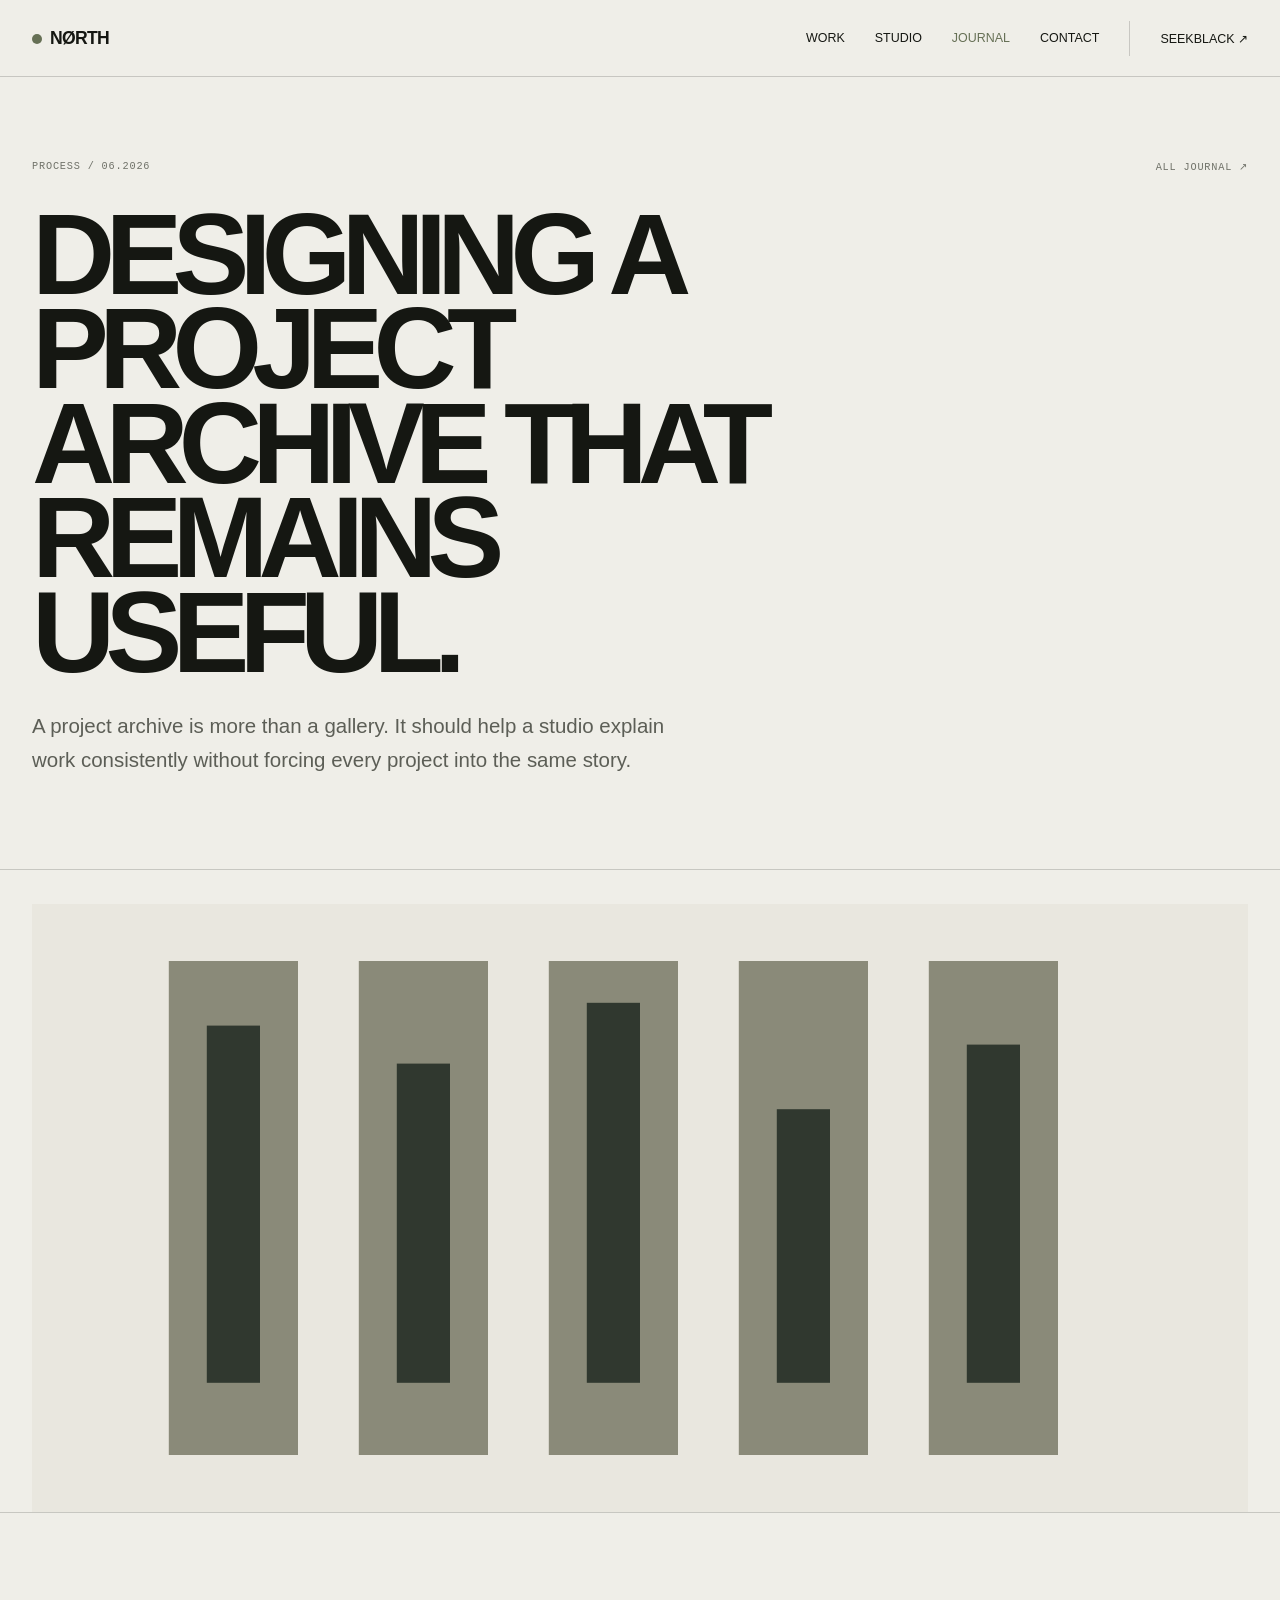
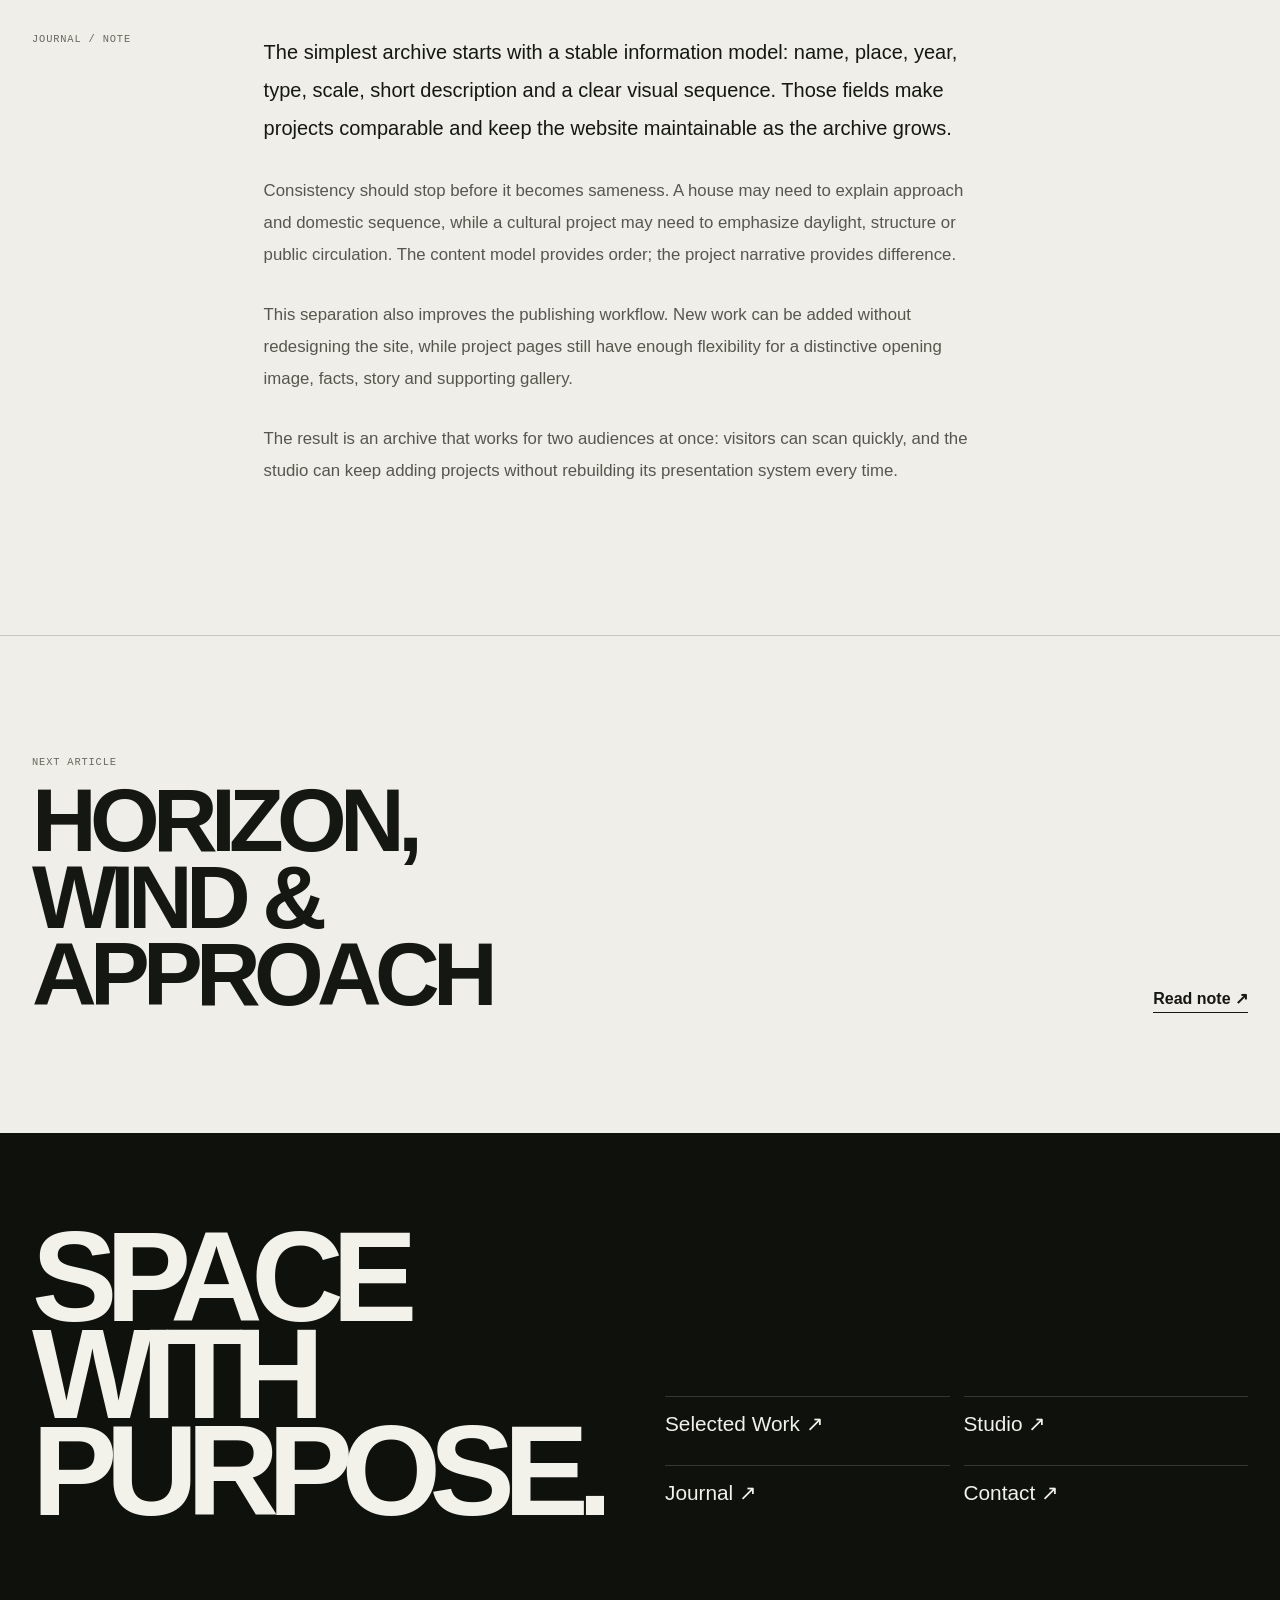
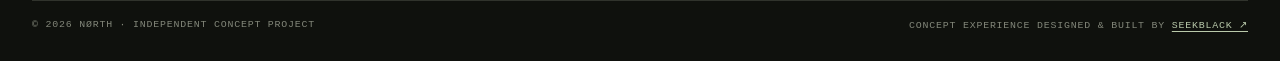
<file: journal/project-archive/index.html>
<!DOCTYPE html><html lang="en"><head><meta charset="utf-8"/><meta name="viewport" content="width=device-width,initial-scale=1,viewport-fit=cover"/><meta name="robots" content="noindex,follow"/><meta name="description" content="Designing a project archive that remains useful — a NØRTH architecture studio concept journal note."/><meta name="theme-color" content="#efeee8"/><link rel="icon" href="/assets/favicon.svg" type="image/svg+xml"/><title>Designing a project archive that remains useful — NØRTH Journal</title><link rel="stylesheet" href="/assets/styles.css?v=20260830-a11y2"/></head><body><a class="skip-link" href="#main">Skip to content</a><nav class="nav"><div class="wrap nav-in"><a class="logo" href="/"><i></i>NØRTH</a><div class="links"><a href="/work/">WORK</a><a href="/studio/">STUDIO</a><a class="active" aria-current="page" href="/journal/">JOURNAL</a><a href="/contact/">CONTACT</a><a class="seek" href="https://seekblack.cn/work/north/">SEEKBLACK ↗</a></div><button aria-controls="mobile-menu" aria-expanded="false" aria-label="Open menu" class="menu" type="button">MENU</button></div></nav><div aria-hidden="true" class="mobile" id="mobile-menu" inert><button aria-label="Close menu" type="button">CLOSE ×</button><a href="/work/">WORK</a><a href="/studio/">STUDIO</a><a aria-current="page" class="active" href="/journal/">JOURNAL</a><a href="/contact/">CONTACT</a><a href="https://seekblack.cn/work/north/">SEEKBLACK ↗</a></div><main id="main"><header class="article-hero"><div class="wrap"><div class="article-meta mono reveal"><span>Process / 06.2026</span><a href="/journal/">All Journal ↗</a></div><h1 class="reveal">DESIGNING A PROJECT<br/>ARCHIVE THAT REMAINS USEFUL.</h1><p class="article-deck reveal">A project archive is more than a gallery. It should help a studio explain work consistently without forcing every project into the same story.</p></div></header><section class="article-visual reveal"><div class="wrap"><img src="/assets/images/archive.svg" alt="Conceptual project archive facade study"/></div></section><article class="article-body section"><div class="wrap article-grid"><div class="section-label mono reveal">Journal / Note</div><div class="article-copy reveal"><p>The simplest archive starts with a stable information model: name, place, year, type, scale, short description and a clear visual sequence. Those fields make projects comparable and keep the website maintainable as the archive grows.</p><p>Consistency should stop before it becomes sameness. A house may need to explain approach and domestic sequence, while a cultural project may need to emphasize daylight, structure or public circulation. The content model provides order; the project narrative provides difference.</p><p>This separation also improves the publishing workflow. New work can be added without redesigning the site, while project pages still have enough flexibility for a distinctive opening image, facts, story and supporting gallery.</p><p>The result is an archive that works for two audiences at once: visitors can scan quickly, and the studio can keep adding projects without rebuilding its presentation system every time.</p></div></div></article><section class="section"><a class="wrap article-next reveal" href="/journal/horizon-wind-approach/"><div><div class="section-label mono">Next article</div><h2>HORIZON, WIND & APPROACH</h2></div><span class="arrow">Read note ↗</span></a></section></main><footer class="footer"><div class="wrap"><div class="footer-top"><h2>SPACE<br/>WITH<br/>PURPOSE.</h2><div class="footer-nav"><a href="/work/">Selected Work ↗</a><a href="/studio/">Studio ↗</a><a href="/journal/">Journal ↗</a><a href="/contact/">Contact ↗</a></div></div><div class="footer-bottom mono"><span>© <span data-year>2026</span> NØRTH · Independent Concept Project</span><span>Concept experience designed &amp; built by <a href="https://seekblack.cn/work/north/">SEEKBLACK ↗</a></span></div></div></footer><script defer src="/assets/site.js?v=20260830-a11y2"></script></body></html>
</file>
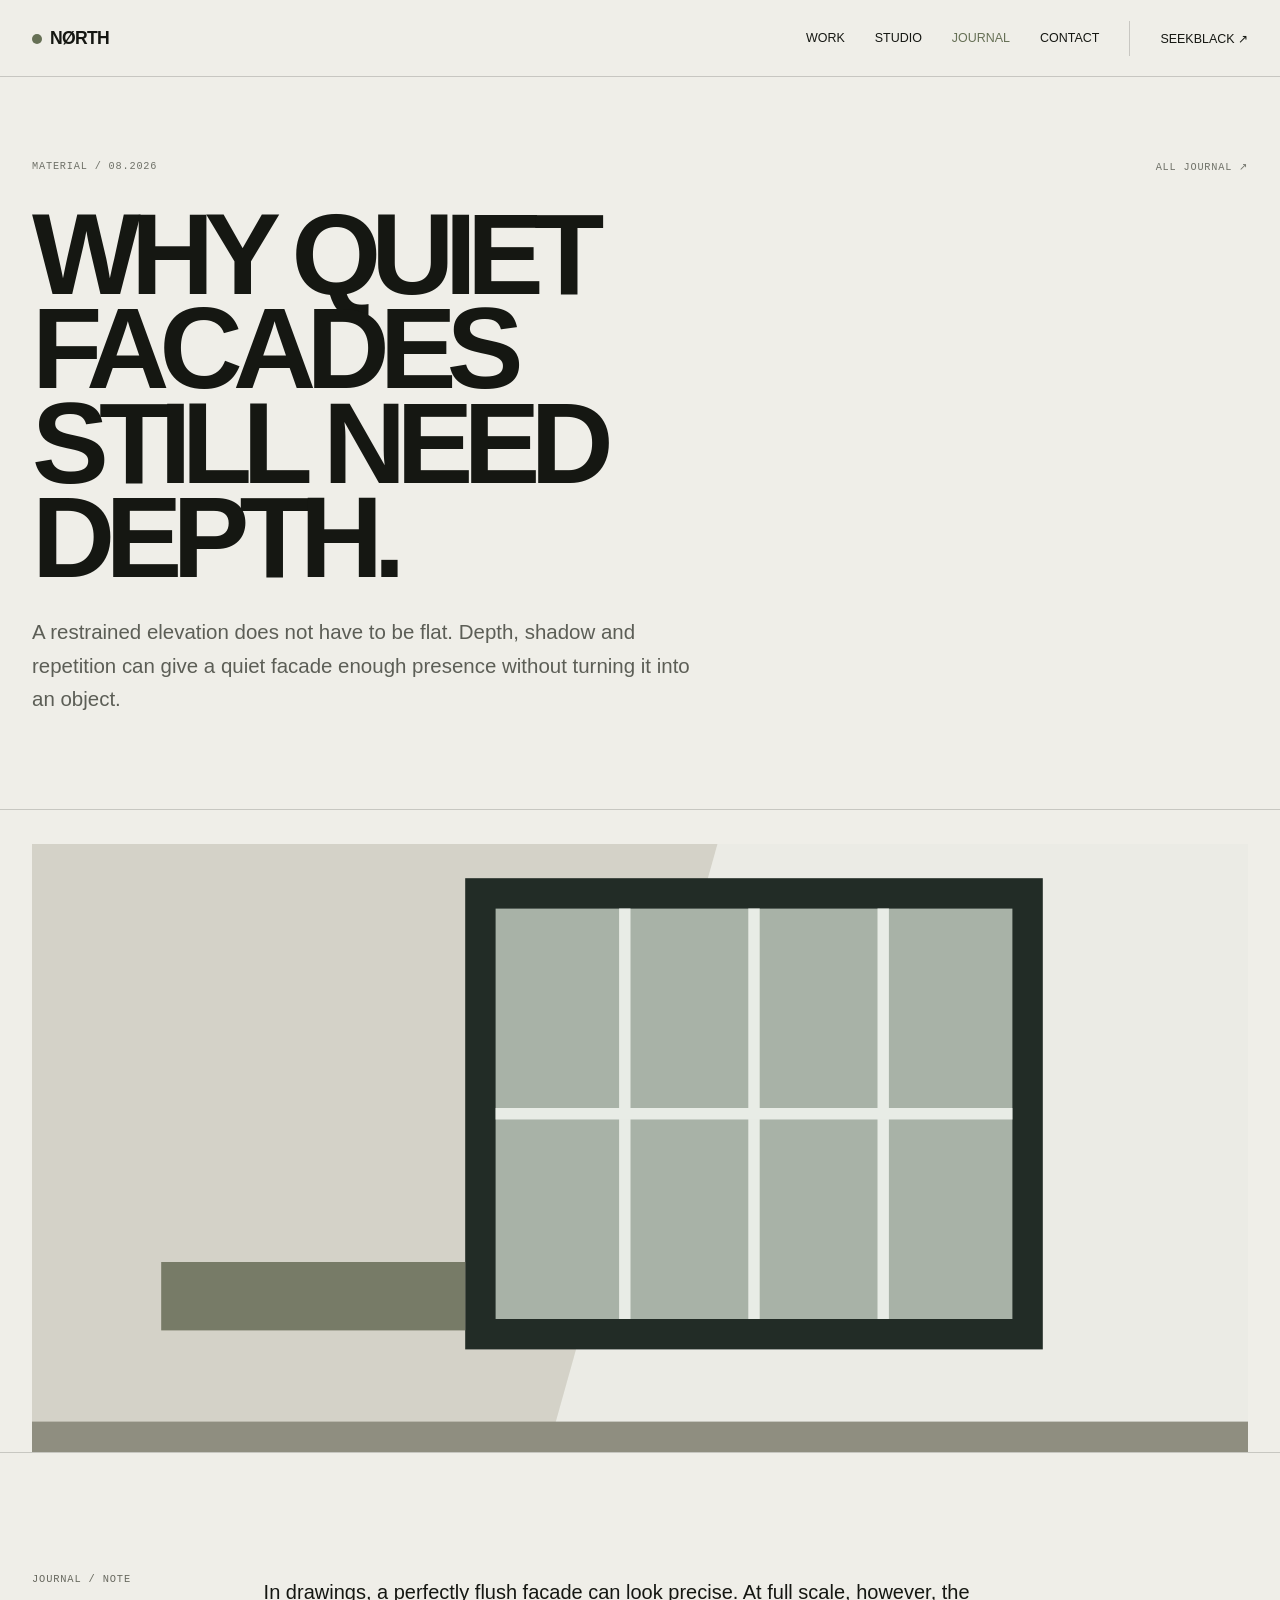
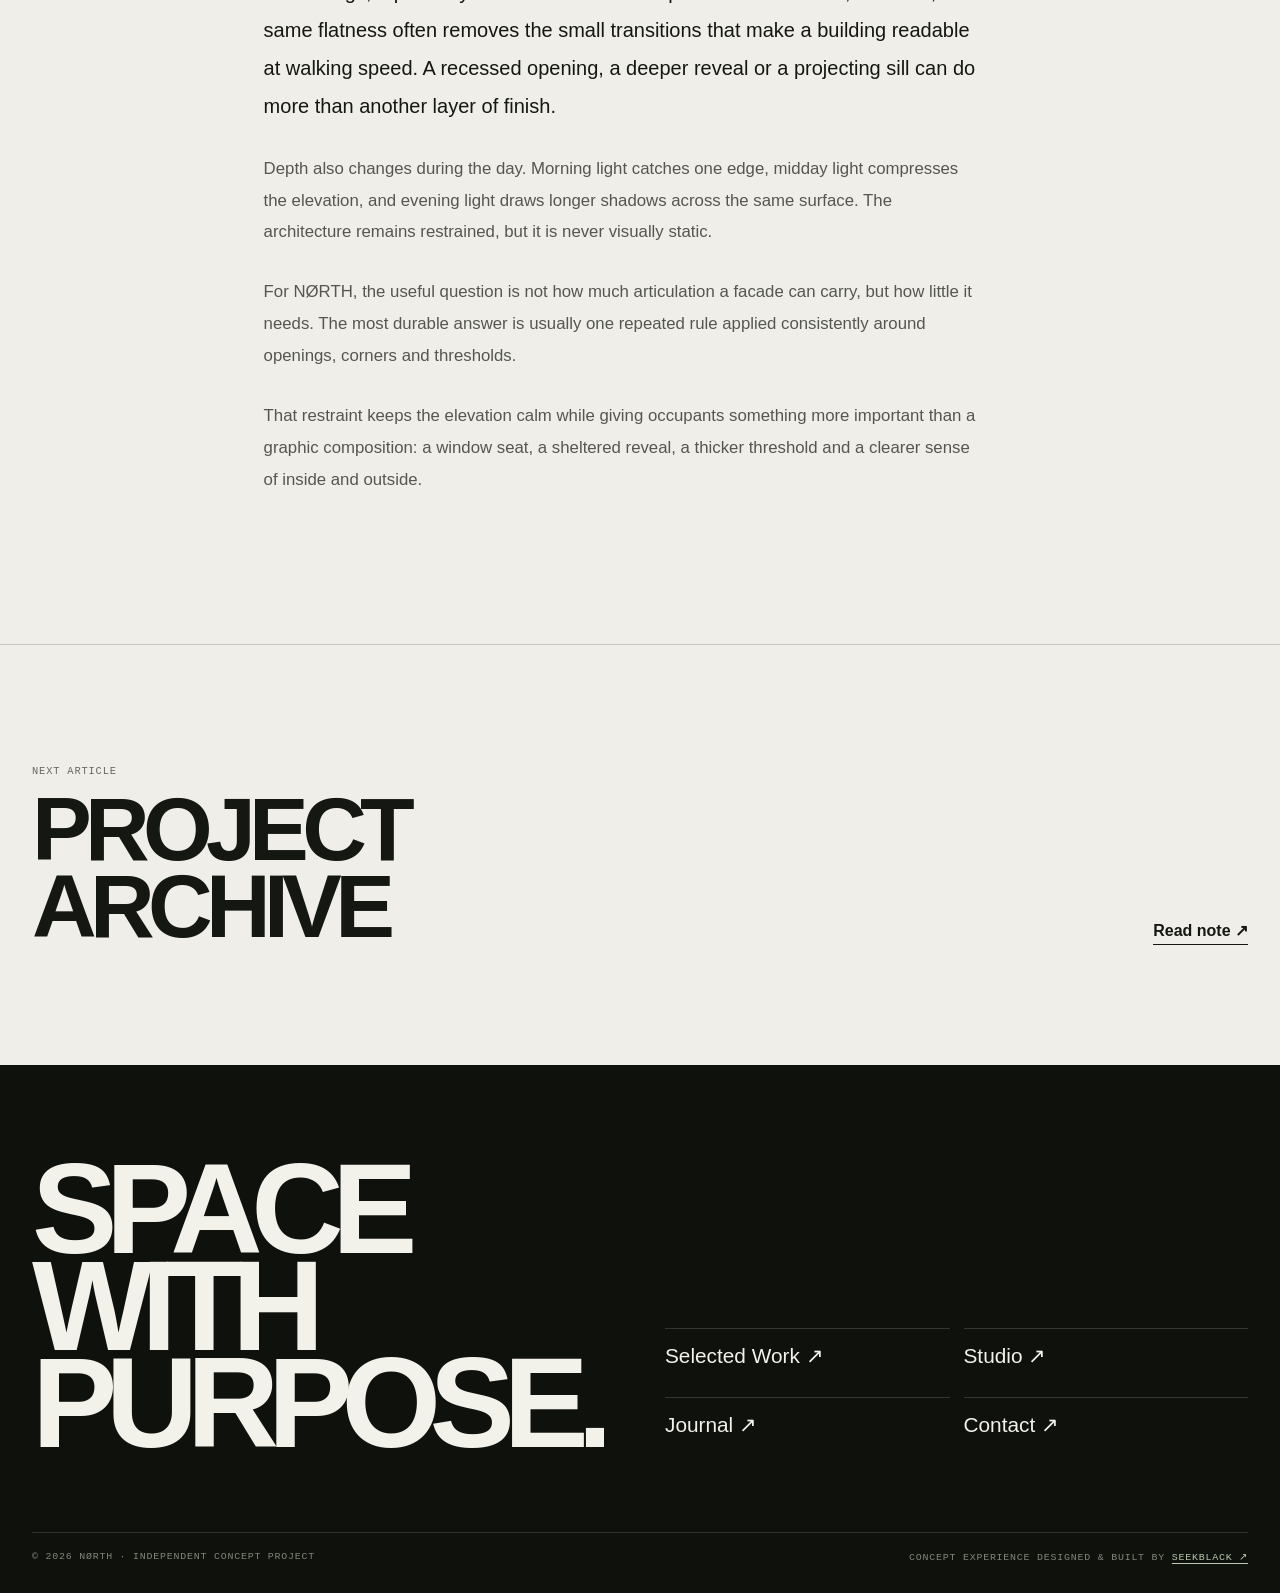
<file: journal/quiet-facades/index.html>
<!DOCTYPE html><html lang="en"><head><meta charset="utf-8"/><meta name="viewport" content="width=device-width,initial-scale=1,viewport-fit=cover"/><meta name="robots" content="noindex,follow"/><meta name="description" content="Why quiet facades still need depth — a NØRTH architecture studio concept journal note."/><meta name="theme-color" content="#efeee8"/><link rel="icon" href="/assets/favicon.svg" type="image/svg+xml"/><title>Why quiet facades still need depth — NØRTH Journal</title><link rel="stylesheet" href="/assets/styles.css?v=20260830-a11y2"/></head><body><a class="skip-link" href="#main">Skip to content</a><nav class="nav"><div class="wrap nav-in"><a class="logo" href="/"><i></i>NØRTH</a><div class="links"><a href="/work/">WORK</a><a href="/studio/">STUDIO</a><a class="active" aria-current="page" href="/journal/">JOURNAL</a><a href="/contact/">CONTACT</a><a class="seek" href="https://seekblack.cn/work/north/">SEEKBLACK ↗</a></div><button aria-controls="mobile-menu" aria-expanded="false" aria-label="Open menu" class="menu" type="button">MENU</button></div></nav><div aria-hidden="true" class="mobile" id="mobile-menu" inert><button aria-label="Close menu" type="button">CLOSE ×</button><a href="/work/">WORK</a><a href="/studio/">STUDIO</a><a aria-current="page" class="active" href="/journal/">JOURNAL</a><a href="/contact/">CONTACT</a><a href="https://seekblack.cn/work/north/">SEEKBLACK ↗</a></div><main id="main"><header class="article-hero"><div class="wrap"><div class="article-meta mono reveal"><span>Material / 08.2026</span><a href="/journal/">All Journal ↗</a></div><h1 class="reveal">WHY QUIET FACADES<br/>STILL NEED DEPTH.</h1><p class="article-deck reveal">A restrained elevation does not have to be flat. Depth, shadow and repetition can give a quiet facade enough presence without turning it into an object.</p></div></header><section class="article-visual reveal"><div class="wrap"><img src="/assets/images/atelier.svg" alt="Atelier Window conceptual facade study"/></div></section><article class="article-body section"><div class="wrap article-grid"><div class="section-label mono reveal">Journal / Note</div><div class="article-copy reveal"><p>In drawings, a perfectly flush facade can look precise. At full scale, however, the same flatness often removes the small transitions that make a building readable at walking speed. A recessed opening, a deeper reveal or a projecting sill can do more than another layer of finish.</p><p>Depth also changes during the day. Morning light catches one edge, midday light compresses the elevation, and evening light draws longer shadows across the same surface. The architecture remains restrained, but it is never visually static.</p><p>For NØRTH, the useful question is not how much articulation a facade can carry, but how little it needs. The most durable answer is usually one repeated rule applied consistently around openings, corners and thresholds.</p><p>That restraint keeps the elevation calm while giving occupants something more important than a graphic composition: a window seat, a sheltered reveal, a thicker threshold and a clearer sense of inside and outside.</p></div></div></article><section class="section"><a class="wrap article-next reveal" href="/journal/project-archive/"><div><div class="section-label mono">Next article</div><h2>PROJECT ARCHIVE</h2></div><span class="arrow">Read note ↗</span></a></section></main><footer class="footer"><div class="wrap"><div class="footer-top"><h2>SPACE<br/>WITH<br/>PURPOSE.</h2><div class="footer-nav"><a href="/work/">Selected Work ↗</a><a href="/studio/">Studio ↗</a><a href="/journal/">Journal ↗</a><a href="/contact/">Contact ↗</a></div></div><div class="footer-bottom mono"><span>© <span data-year>2026</span> NØRTH · Independent Concept Project</span><span>Concept experience designed &amp; built by <a href="https://seekblack.cn/work/north/">SEEKBLACK ↗</a></span></div></div></footer><script defer src="/assets/site.js?v=20260830-a11y2"></script></body></html>
</file>
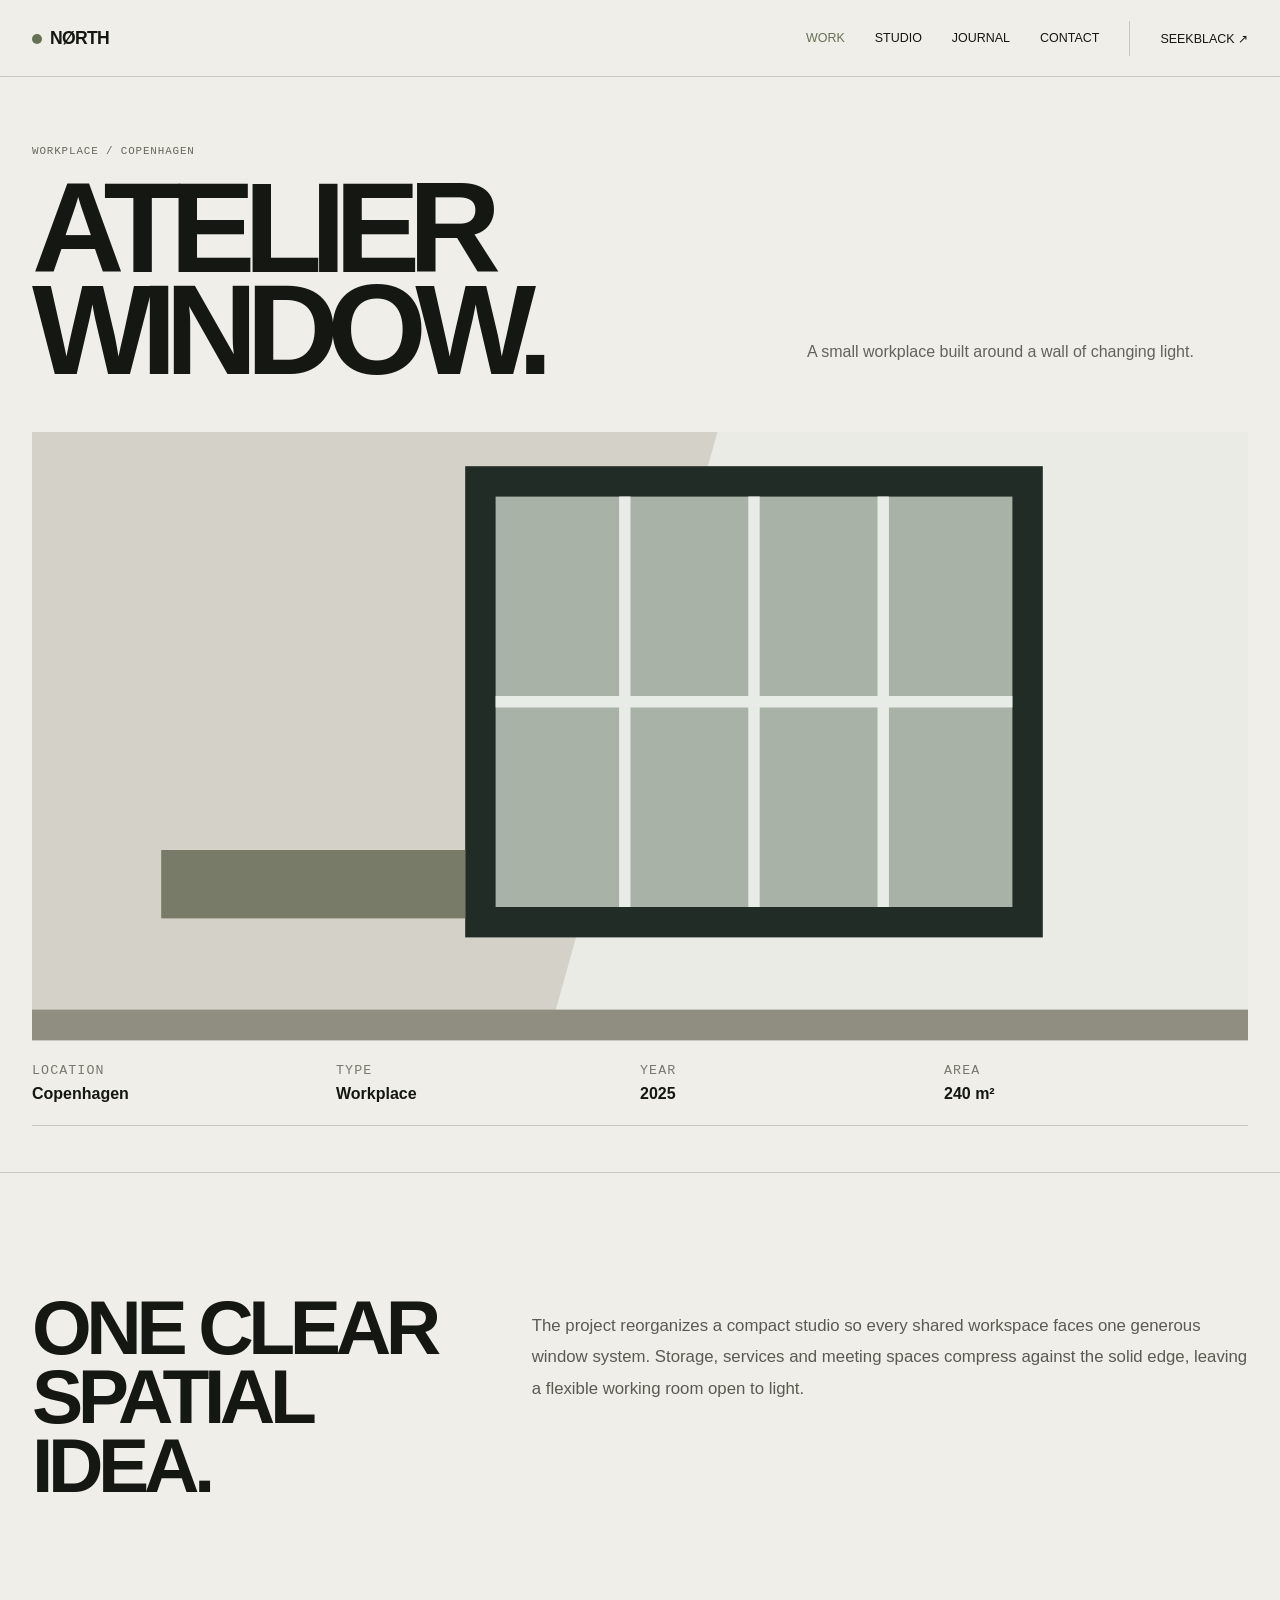
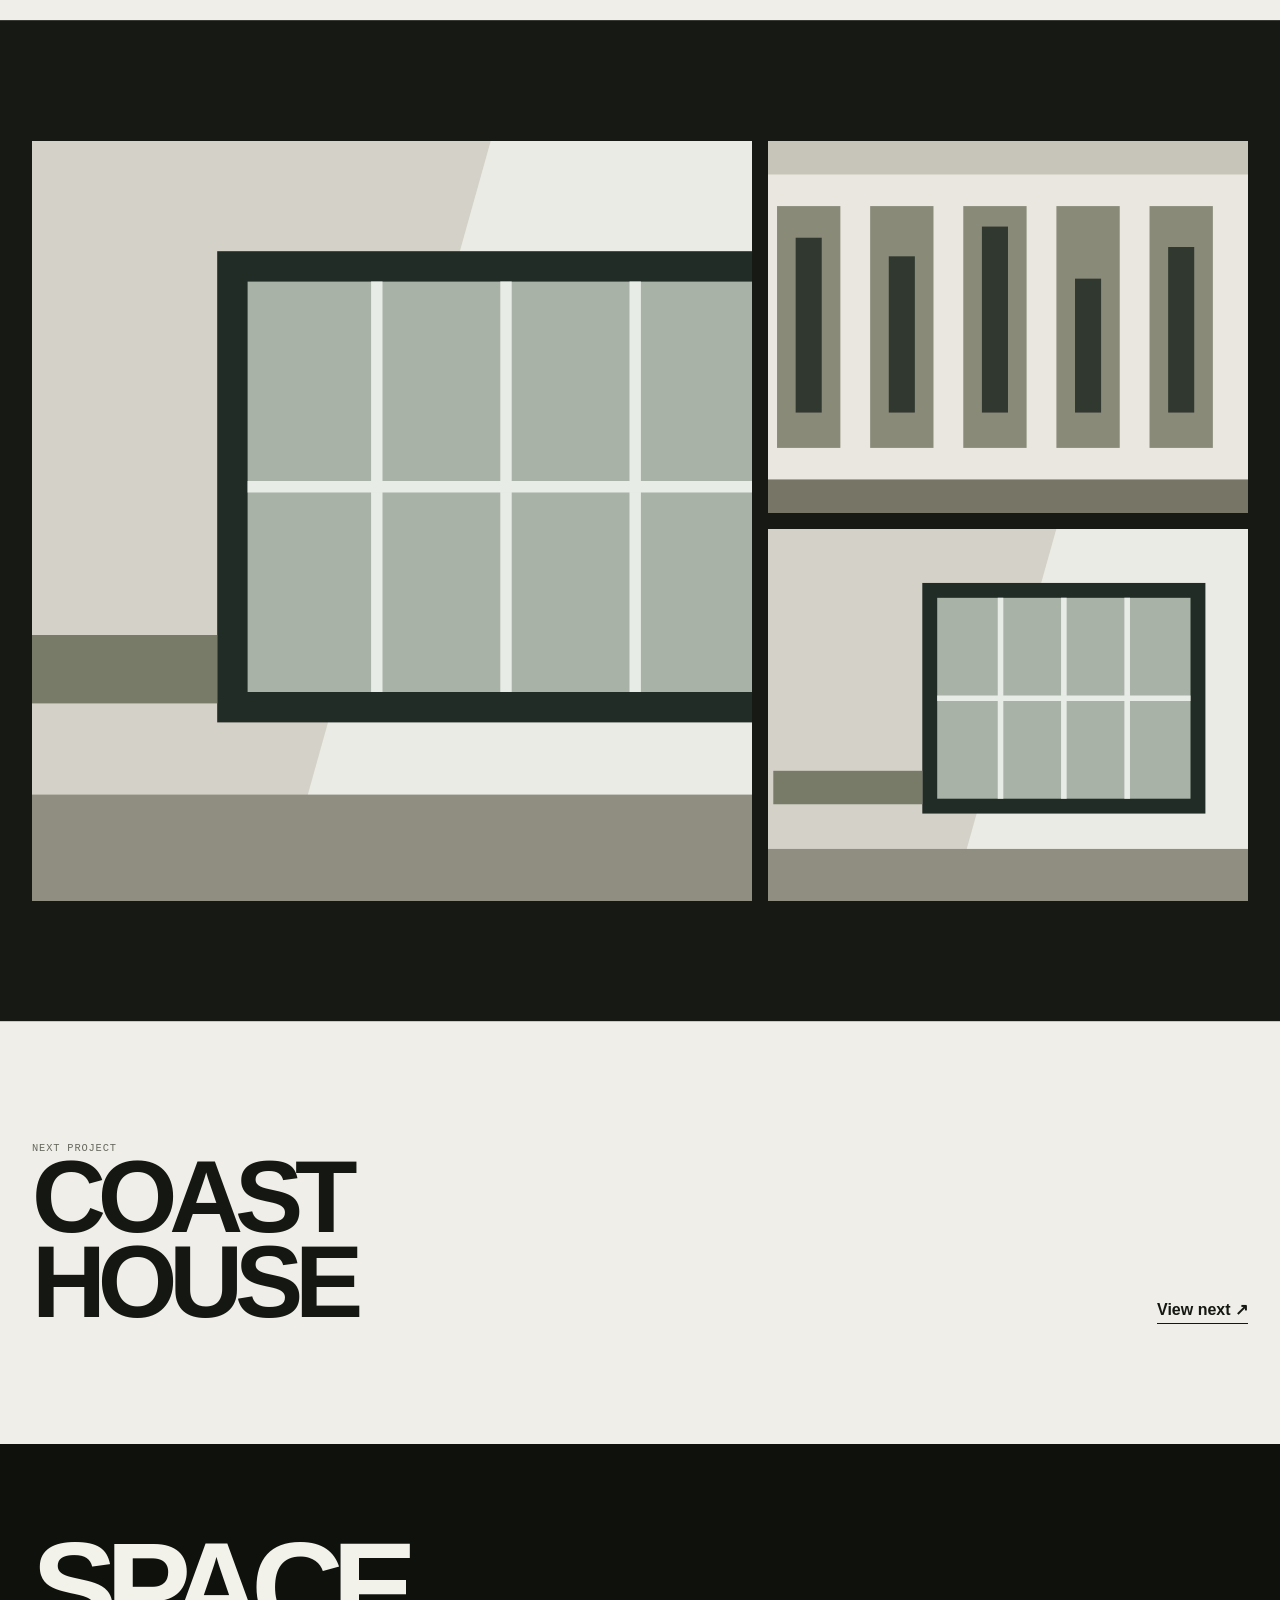
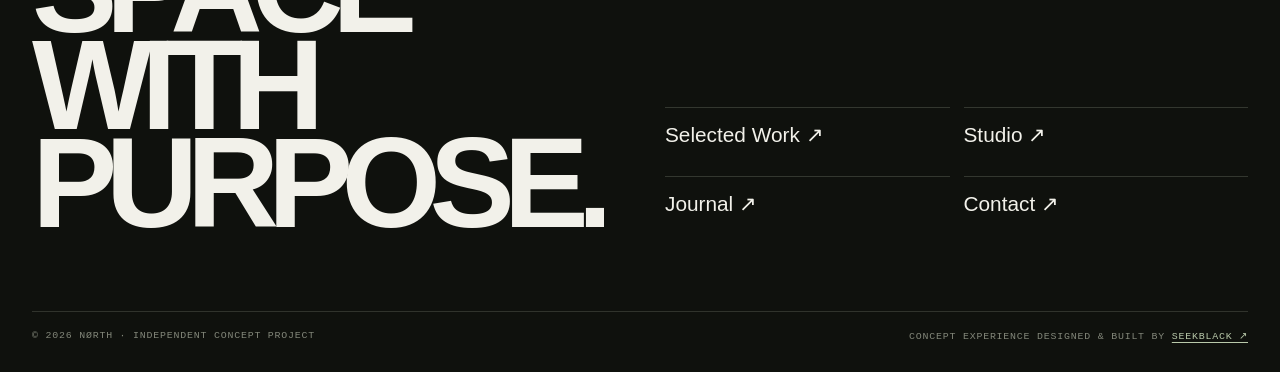
<file: work/atelier-window/index.html>
<!DOCTYPE html>

<html lang="en"><head><meta charset="utf-8"/><meta content="width=device-width,initial-scale=1,viewport-fit=cover" name="viewport"/><meta content="noindex,follow" name="robots"/><meta content="NØRTH — Independent architecture studio concept experience designed and built by SEEKBLACK." name="description"/><meta content="#efeee8" name="theme-color"/><link href="/assets/favicon.svg" rel="icon" type="image/svg+xml"/><title>ATELIER WINDOW. — NØRTH</title><link href="/assets/styles.css?v=20260830-a11y2" rel="stylesheet"/></head><body><a class="skip-link" href="#main">Skip to content</a><nav class="nav"><div class="wrap nav-in"><a class="logo" href="/"><i></i>NØRTH</a><div class="links"><a aria-current="page" class="active" href="/work/">WORK</a><a class="" href="/studio/">STUDIO</a><a class="" href="/journal/">JOURNAL</a><a class="" href="/contact/">CONTACT</a><a class="seek" href="https://seekblack.cn/work/north/">SEEKBLACK ↗</a></div><button aria-controls="mobile-menu" aria-expanded="false" aria-label="Open menu" class="menu" type="button">MENU</button></div></nav><div aria-hidden="true" class="mobile" id="mobile-menu" inert=""><button aria-label="Close menu" type="button">CLOSE ×</button><a aria-current="page" class="active" href="/work/">WORK</a><a href="/studio/">STUDIO</a><a href="/journal/">JOURNAL</a><a href="/contact/">CONTACT</a><a href="https://seekblack.cn/work/north/">SEEKBLACK ↗</a></div><header class="detail-hero" id="main"><div class="wrap"><div class="detail-title reveal"><div><div class="kicker mono">Workplace / Copenhagen</div><h1>ATELIER
WINDOW.</h1></div><p>A small workplace built around a wall of changing light.</p></div><div class="detail-image reveal"><img alt="ATELIER
WINDOW. conceptual architecture render" src="/assets/images/atelier.svg"/></div><div class="facts reveal"><div class="fact"><small class="mono">Location</small><strong>Copenhagen</strong></div><div class="fact"><small class="mono">Type</small><strong>Workplace</strong></div><div class="fact"><small class="mono">Year</small><strong>2025</strong></div><div class="fact"><small class="mono">Area</small><strong>240 m²</strong></div></div></div></header><main><section class="section"><div class="wrap story reveal"><h2>ONE CLEAR<br/>SPATIAL IDEA.</h2><div class="story-copy"><p>The project reorganizes a compact studio so every shared workspace faces one generous window system. Storage, services and meeting spaces compress against the solid edge, leaving a flexible working room open to light.</p></div></div></section><section class="section dark"><div class="wrap gallery"><img alt="Project view" class="tall reveal" src="/assets/images/atelier.svg"/><img alt="Material study" class="small reveal" src="/assets/images/archive.svg"/><img alt="Interior study" class="small reveal" src="/assets/images/atelier.svg"/></div></section><section class="section"><div class="wrap next reveal"><div><div class="section-label mono">Next project</div><h2>COAST<br/>HOUSE</h2></div><a class="arrow" href="/work/coast-house/">View next ↗</a></div></section></main><footer class="footer"><div class="wrap"><div class="footer-top"><h2>SPACE<br/>WITH<br/>PURPOSE.</h2><div class="footer-nav"><a href="/work/">Selected Work ↗</a><a href="/studio/">Studio ↗</a><a href="/journal/">Journal ↗</a><a href="/contact/">Contact ↗</a></div></div><div class="footer-bottom mono"><span>© <span data-year="">2026</span> NØRTH · Independent Concept Project</span><span>Concept experience designed &amp; built by <a href="https://seekblack.cn/work/north/">SEEKBLACK ↗</a></span></div></div></footer><script defer="" src="/assets/site.js?v=20260830-a11y2"></script></body></html>
</file>
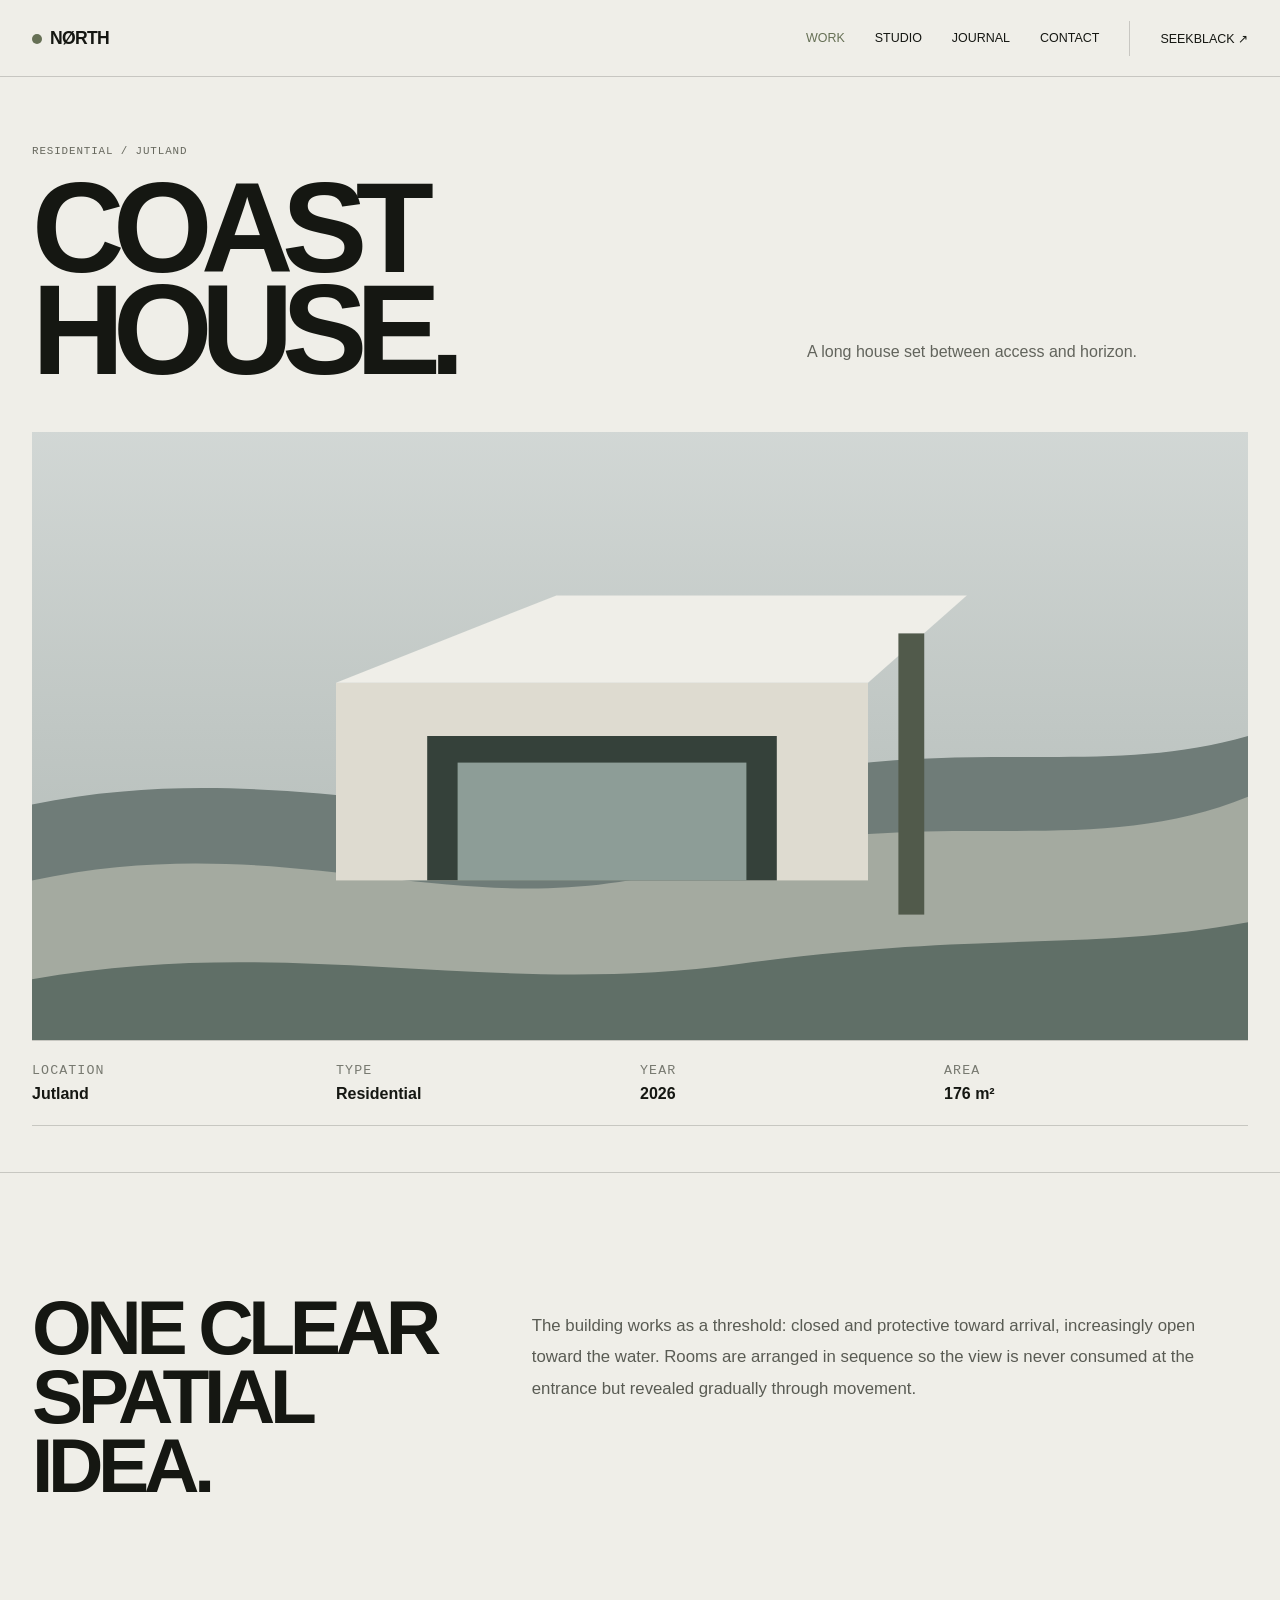
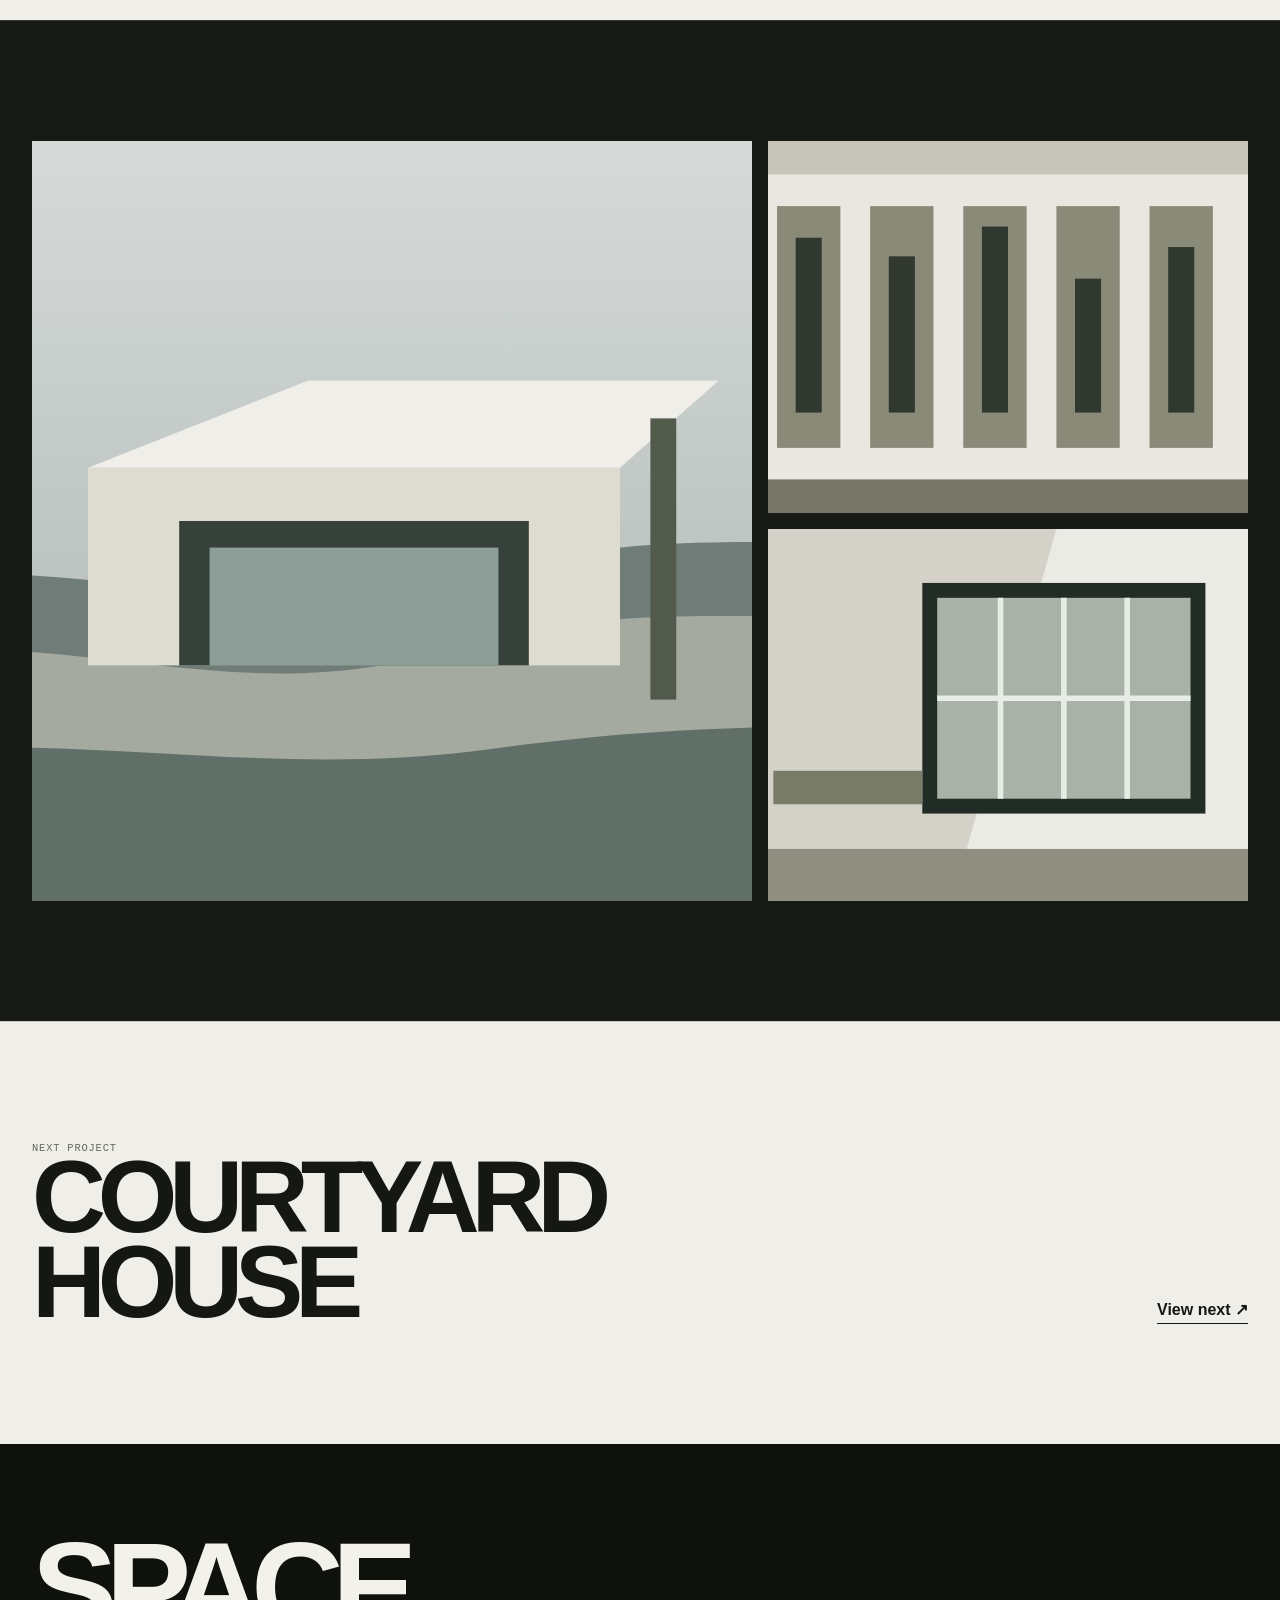
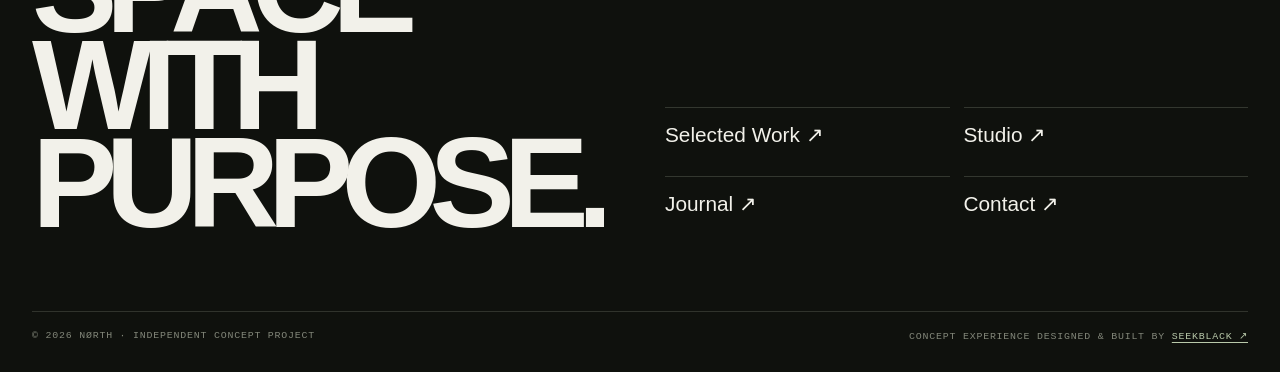
<file: work/coast-house/index.html>
<!DOCTYPE html>

<html lang="en"><head><meta charset="utf-8"/><meta content="width=device-width,initial-scale=1,viewport-fit=cover" name="viewport"/><meta content="noindex,follow" name="robots"/><meta content="NØRTH — Independent architecture studio concept experience designed and built by SEEKBLACK." name="description"/><meta content="#efeee8" name="theme-color"/><link href="/assets/favicon.svg" rel="icon" type="image/svg+xml"/><title>COAST HOUSE. — NØRTH</title><link href="/assets/styles.css?v=20260830-a11y2" rel="stylesheet"/></head><body><a class="skip-link" href="#main">Skip to content</a><nav class="nav"><div class="wrap nav-in"><a class="logo" href="/"><i></i>NØRTH</a><div class="links"><a aria-current="page" class="active" href="/work/">WORK</a><a class="" href="/studio/">STUDIO</a><a class="" href="/journal/">JOURNAL</a><a class="" href="/contact/">CONTACT</a><a class="seek" href="https://seekblack.cn/work/north/">SEEKBLACK ↗</a></div><button aria-controls="mobile-menu" aria-expanded="false" aria-label="Open menu" class="menu" type="button">MENU</button></div></nav><div aria-hidden="true" class="mobile" id="mobile-menu" inert=""><button aria-label="Close menu" type="button">CLOSE ×</button><a aria-current="page" class="active" href="/work/">WORK</a><a href="/studio/">STUDIO</a><a href="/journal/">JOURNAL</a><a href="/contact/">CONTACT</a><a href="https://seekblack.cn/work/north/">SEEKBLACK ↗</a></div><header class="detail-hero" id="main"><div class="wrap"><div class="detail-title reveal"><div><div class="kicker mono">Residential / Jutland</div><h1>COAST
HOUSE.</h1></div><p>A long house set between access and horizon.</p></div><div class="detail-image reveal"><img alt="COAST
HOUSE. conceptual architecture render" src="/assets/images/coast.svg"/></div><div class="facts reveal"><div class="fact"><small class="mono">Location</small><strong>Jutland</strong></div><div class="fact"><small class="mono">Type</small><strong>Residential</strong></div><div class="fact"><small class="mono">Year</small><strong>2026</strong></div><div class="fact"><small class="mono">Area</small><strong>176 m²</strong></div></div></div></header><main><section class="section"><div class="wrap story reveal"><h2>ONE CLEAR<br/>SPATIAL IDEA.</h2><div class="story-copy"><p>The building works as a threshold: closed and protective toward arrival, increasingly open toward the water. Rooms are arranged in sequence so the view is never consumed at the entrance but revealed gradually through movement.</p></div></div></section><section class="section dark"><div class="wrap gallery"><img alt="Project view" class="tall reveal" src="/assets/images/coast.svg"/><img alt="Material study" class="small reveal" src="/assets/images/archive.svg"/><img alt="Interior study" class="small reveal" src="/assets/images/atelier.svg"/></div></section><section class="section"><div class="wrap next reveal"><div><div class="section-label mono">Next project</div><h2>COURTYARD<br/>HOUSE</h2></div><a class="arrow" href="/work/courtyard-house/">View next ↗</a></div></section></main><footer class="footer"><div class="wrap"><div class="footer-top"><h2>SPACE<br/>WITH<br/>PURPOSE.</h2><div class="footer-nav"><a href="/work/">Selected Work ↗</a><a href="/studio/">Studio ↗</a><a href="/journal/">Journal ↗</a><a href="/contact/">Contact ↗</a></div></div><div class="footer-bottom mono"><span>© <span data-year="">2026</span> NØRTH · Independent Concept Project</span><span>Concept experience designed &amp; built by <a href="https://seekblack.cn/work/north/">SEEKBLACK ↗</a></span></div></div></footer><script defer="" src="/assets/site.js?v=20260830-a11y2"></script></body></html>
</file>
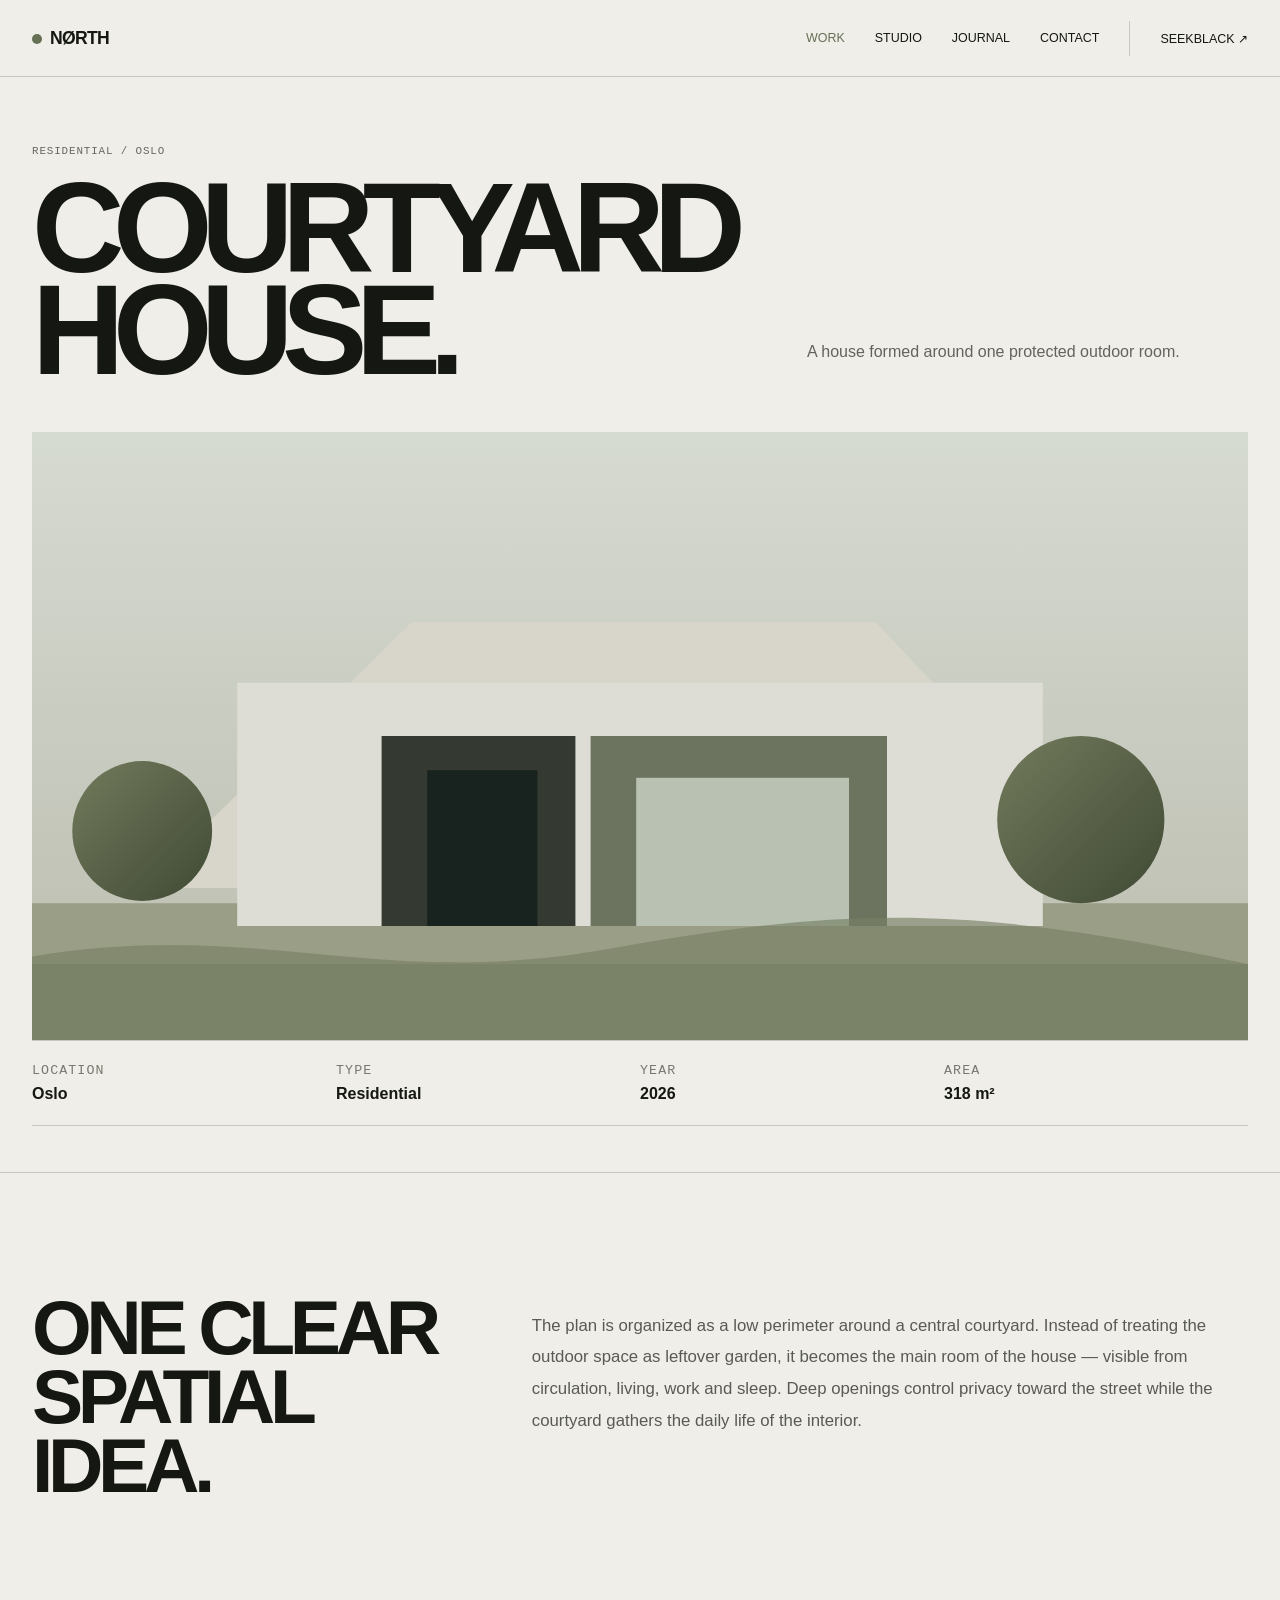
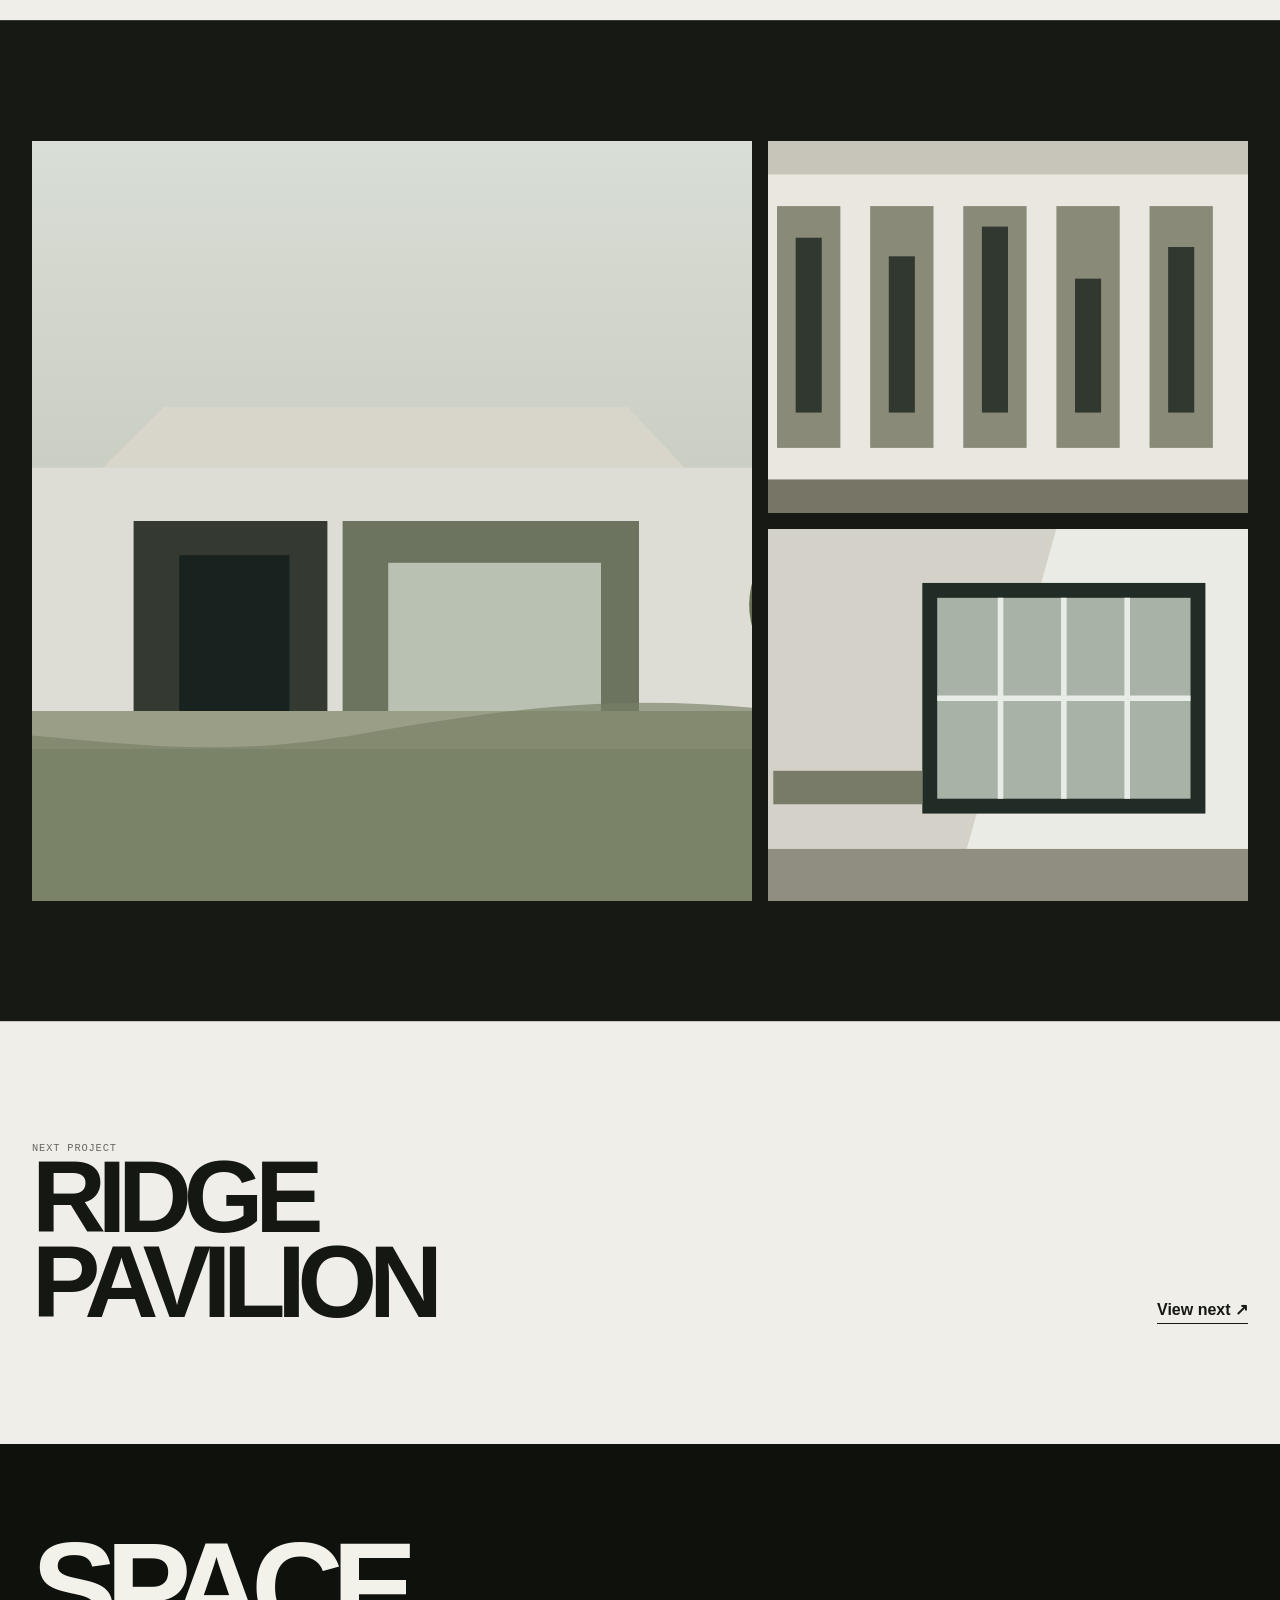
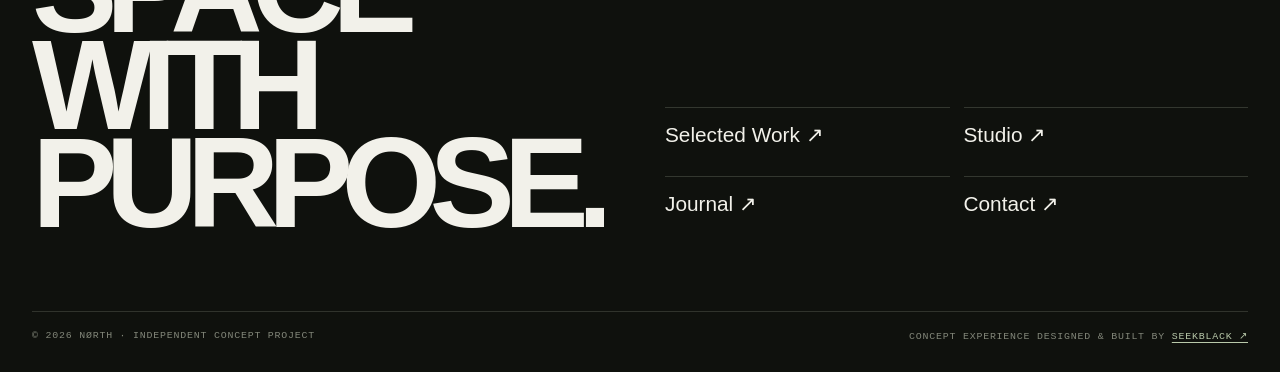
<file: work/courtyard-house/index.html>
<!DOCTYPE html>

<html lang="en"><head><meta charset="utf-8"/><meta content="width=device-width,initial-scale=1,viewport-fit=cover" name="viewport"/><meta content="noindex,follow" name="robots"/><meta content="NØRTH — Independent architecture studio concept experience designed and built by SEEKBLACK." name="description"/><meta content="#efeee8" name="theme-color"/><link href="/assets/favicon.svg" rel="icon" type="image/svg+xml"/><title>COURTYARD HOUSE. — NØRTH</title><link href="/assets/styles.css?v=20260830-a11y2" rel="stylesheet"/></head><body><a class="skip-link" href="#main">Skip to content</a><nav class="nav"><div class="wrap nav-in"><a class="logo" href="/"><i></i>NØRTH</a><div class="links"><a aria-current="page" class="active" href="/work/">WORK</a><a class="" href="/studio/">STUDIO</a><a class="" href="/journal/">JOURNAL</a><a class="" href="/contact/">CONTACT</a><a class="seek" href="https://seekblack.cn/work/north/">SEEKBLACK ↗</a></div><button aria-controls="mobile-menu" aria-expanded="false" aria-label="Open menu" class="menu" type="button">MENU</button></div></nav><div aria-hidden="true" class="mobile" id="mobile-menu" inert=""><button aria-label="Close menu" type="button">CLOSE ×</button><a aria-current="page" class="active" href="/work/">WORK</a><a href="/studio/">STUDIO</a><a href="/journal/">JOURNAL</a><a href="/contact/">CONTACT</a><a href="https://seekblack.cn/work/north/">SEEKBLACK ↗</a></div><header class="detail-hero" id="main"><div class="wrap"><div class="detail-title reveal"><div><div class="kicker mono">Residential / Oslo</div><h1>COURTYARD
HOUSE.</h1></div><p>A house formed around one protected outdoor room.</p></div><div class="detail-image reveal"><img alt="COURTYARD
HOUSE. conceptual architecture render" src="/assets/images/courtyard.svg"/></div><div class="facts reveal"><div class="fact"><small class="mono">Location</small><strong>Oslo</strong></div><div class="fact"><small class="mono">Type</small><strong>Residential</strong></div><div class="fact"><small class="mono">Year</small><strong>2026</strong></div><div class="fact"><small class="mono">Area</small><strong>318 m²</strong></div></div></div></header><main><section class="section"><div class="wrap story reveal"><h2>ONE CLEAR<br/>SPATIAL IDEA.</h2><div class="story-copy"><p>The plan is organized as a low perimeter around a central courtyard. Instead of treating the outdoor space as leftover garden, it becomes the main room of the house — visible from circulation, living, work and sleep. Deep openings control privacy toward the street while the courtyard gathers the daily life of the interior.</p></div></div></section><section class="section dark"><div class="wrap gallery"><img alt="Project view" class="tall reveal" src="/assets/images/courtyard.svg"/><img alt="Material study" class="small reveal" src="/assets/images/archive.svg"/><img alt="Interior study" class="small reveal" src="/assets/images/atelier.svg"/></div></section><section class="section"><div class="wrap next reveal"><div><div class="section-label mono">Next project</div><h2>RIDGE<br/>PAVILION</h2></div><a class="arrow" href="/work/ridge-pavilion/">View next ↗</a></div></section></main><footer class="footer"><div class="wrap"><div class="footer-top"><h2>SPACE<br/>WITH<br/>PURPOSE.</h2><div class="footer-nav"><a href="/work/">Selected Work ↗</a><a href="/studio/">Studio ↗</a><a href="/journal/">Journal ↗</a><a href="/contact/">Contact ↗</a></div></div><div class="footer-bottom mono"><span>© <span data-year="">2026</span> NØRTH · Independent Concept Project</span><span>Concept experience designed &amp; built by <a href="https://seekblack.cn/work/north/">SEEKBLACK ↗</a></span></div></div></footer><script defer="" src="/assets/site.js?v=20260830-a11y2"></script></body></html>
</file>
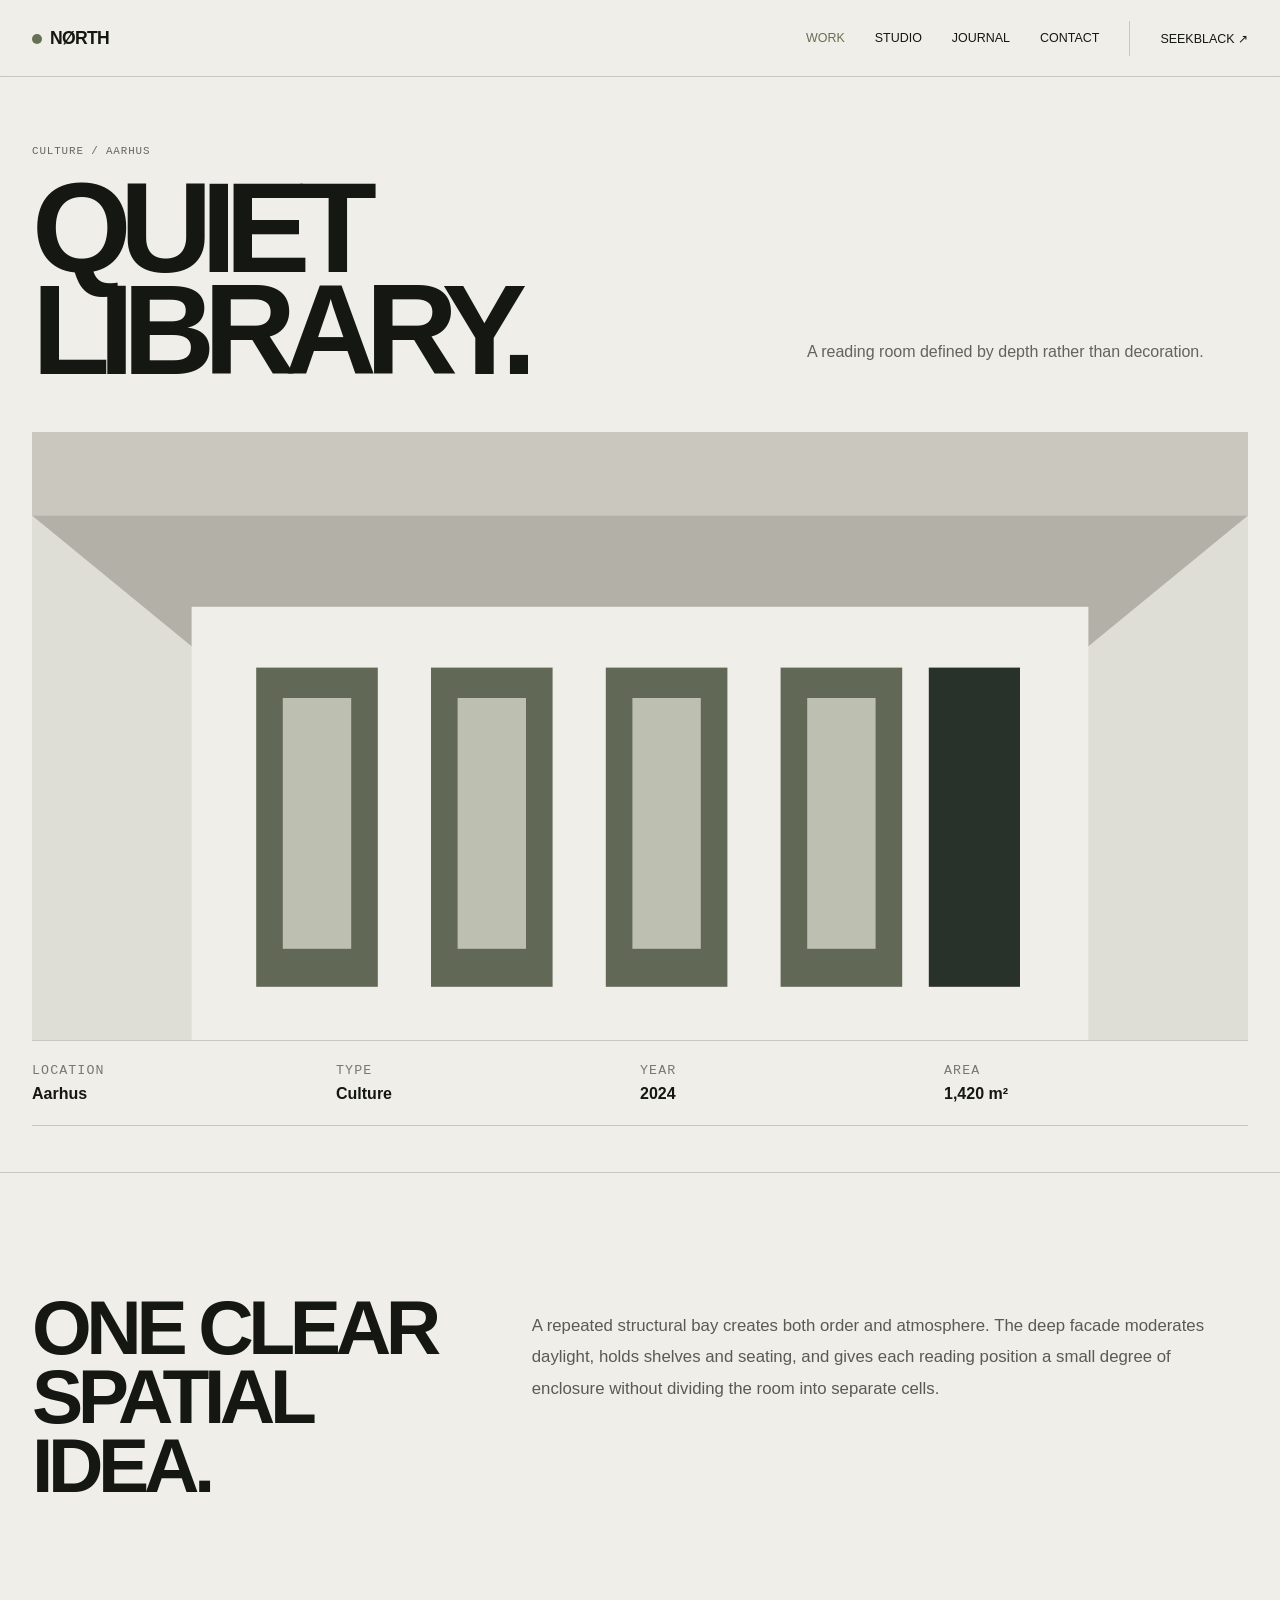
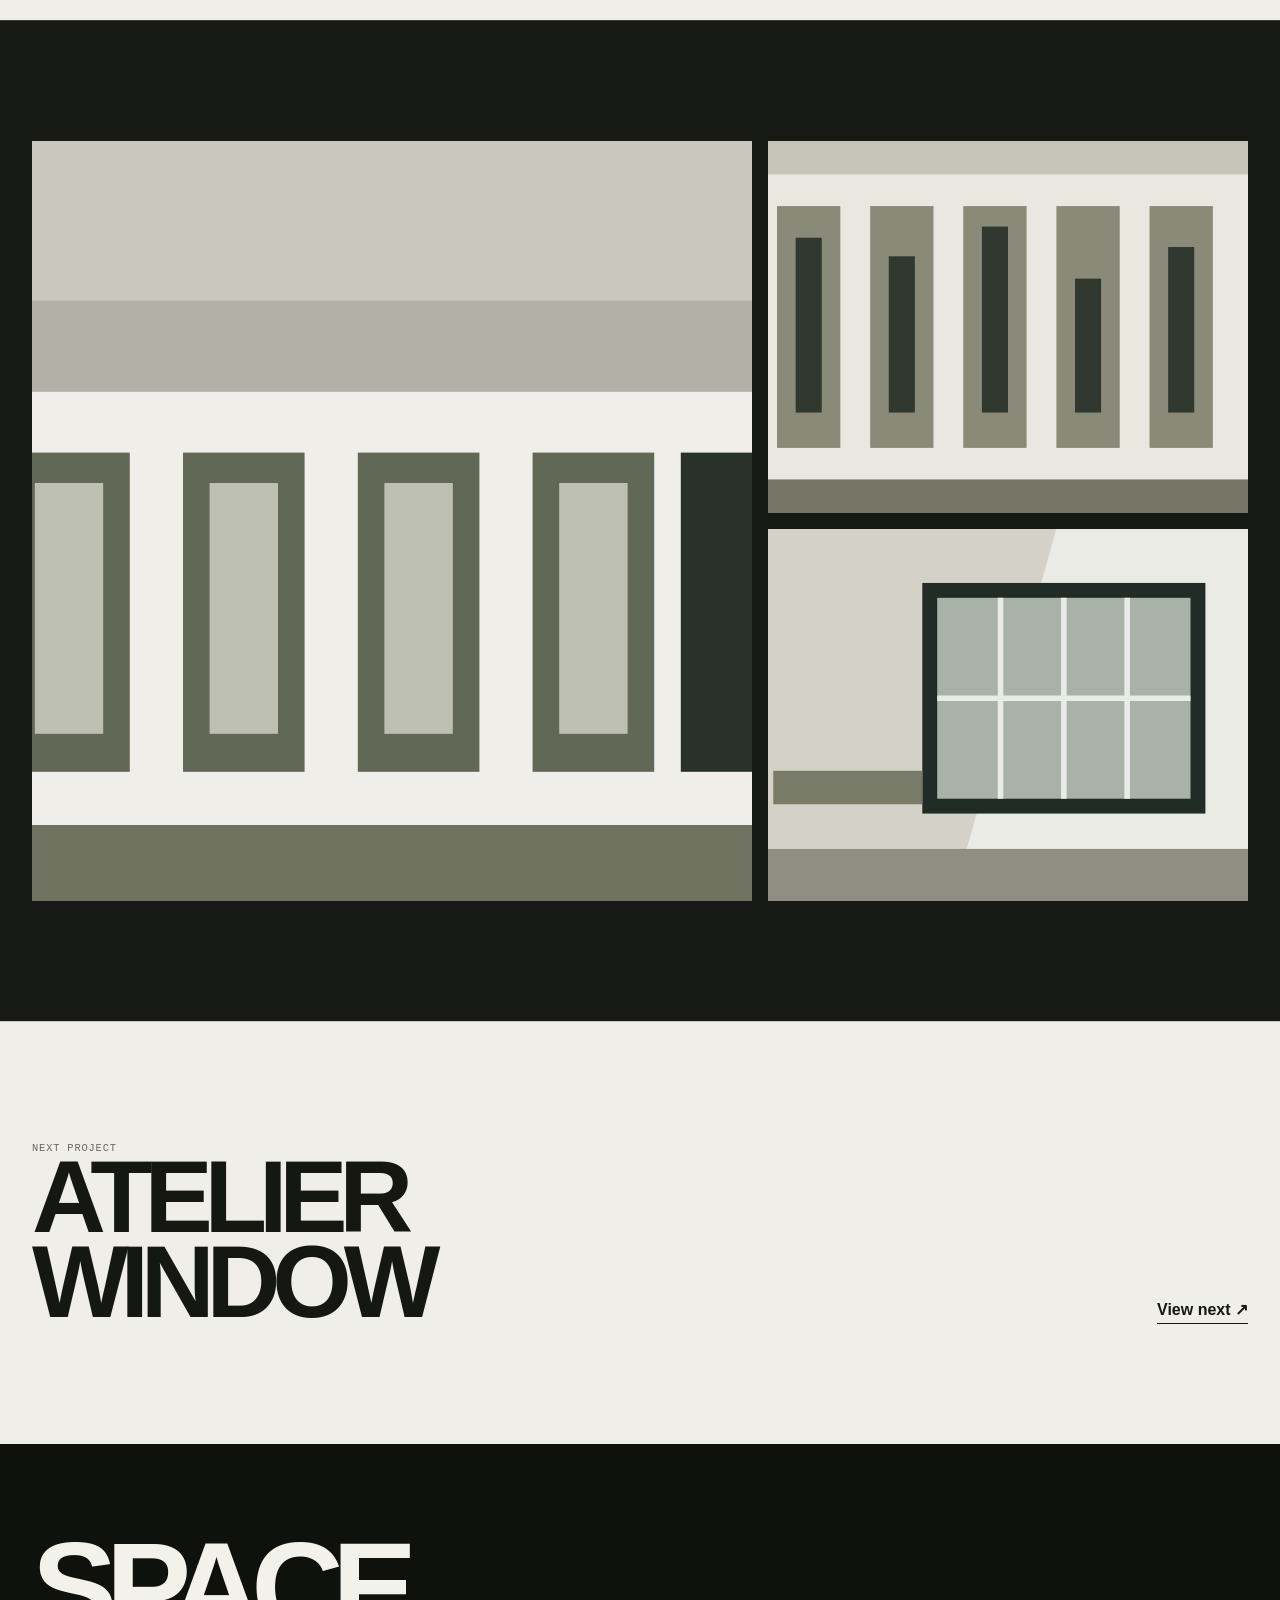
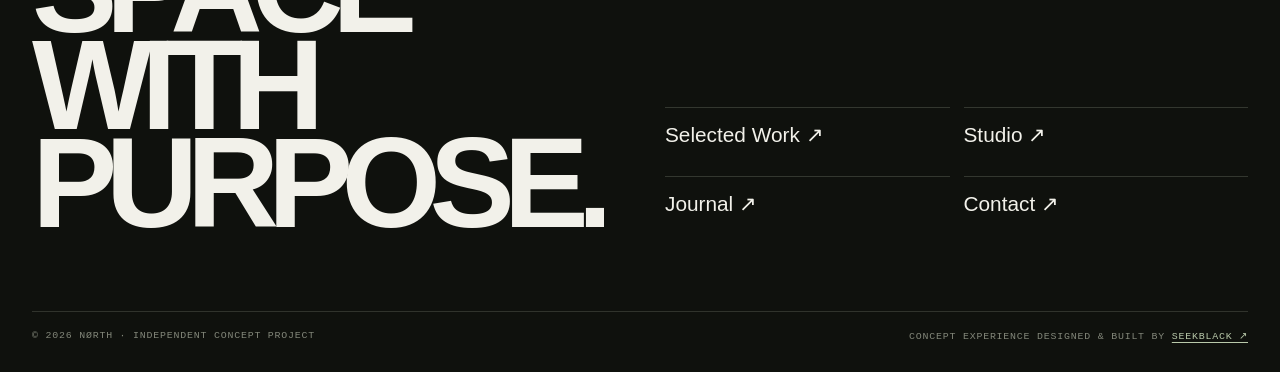
<file: work/quiet-library/index.html>
<!DOCTYPE html>

<html lang="en"><head><meta charset="utf-8"/><meta content="width=device-width,initial-scale=1,viewport-fit=cover" name="viewport"/><meta content="noindex,follow" name="robots"/><meta content="NØRTH — Independent architecture studio concept experience designed and built by SEEKBLACK." name="description"/><meta content="#efeee8" name="theme-color"/><link href="/assets/favicon.svg" rel="icon" type="image/svg+xml"/><title>QUIET LIBRARY. — NØRTH</title><link href="/assets/styles.css?v=20260830-a11y2" rel="stylesheet"/></head><body><a class="skip-link" href="#main">Skip to content</a><nav class="nav"><div class="wrap nav-in"><a class="logo" href="/"><i></i>NØRTH</a><div class="links"><a aria-current="page" class="active" href="/work/">WORK</a><a class="" href="/studio/">STUDIO</a><a class="" href="/journal/">JOURNAL</a><a class="" href="/contact/">CONTACT</a><a class="seek" href="https://seekblack.cn/work/north/">SEEKBLACK ↗</a></div><button aria-controls="mobile-menu" aria-expanded="false" aria-label="Open menu" class="menu" type="button">MENU</button></div></nav><div aria-hidden="true" class="mobile" id="mobile-menu" inert=""><button aria-label="Close menu" type="button">CLOSE ×</button><a aria-current="page" class="active" href="/work/">WORK</a><a href="/studio/">STUDIO</a><a href="/journal/">JOURNAL</a><a href="/contact/">CONTACT</a><a href="https://seekblack.cn/work/north/">SEEKBLACK ↗</a></div><header class="detail-hero" id="main"><div class="wrap"><div class="detail-title reveal"><div><div class="kicker mono">Culture / Aarhus</div><h1>QUIET
LIBRARY.</h1></div><p>A reading room defined by depth rather than decoration.</p></div><div class="detail-image reveal"><img alt="QUIET
LIBRARY. conceptual architecture render" src="/assets/images/library.svg"/></div><div class="facts reveal"><div class="fact"><small class="mono">Location</small><strong>Aarhus</strong></div><div class="fact"><small class="mono">Type</small><strong>Culture</strong></div><div class="fact"><small class="mono">Year</small><strong>2024</strong></div><div class="fact"><small class="mono">Area</small><strong>1,420 m²</strong></div></div></div></header><main><section class="section"><div class="wrap story reveal"><h2>ONE CLEAR<br/>SPATIAL IDEA.</h2><div class="story-copy"><p>A repeated structural bay creates both order and atmosphere. The deep facade moderates daylight, holds shelves and seating, and gives each reading position a small degree of enclosure without dividing the room into separate cells.</p></div></div></section><section class="section dark"><div class="wrap gallery"><img alt="Project view" class="tall reveal" src="/assets/images/library.svg"/><img alt="Material study" class="small reveal" src="/assets/images/archive.svg"/><img alt="Interior study" class="small reveal" src="/assets/images/atelier.svg"/></div></section><section class="section"><div class="wrap next reveal"><div><div class="section-label mono">Next project</div><h2>ATELIER<br/>WINDOW</h2></div><a class="arrow" href="/work/atelier-window/">View next ↗</a></div></section></main><footer class="footer"><div class="wrap"><div class="footer-top"><h2>SPACE<br/>WITH<br/>PURPOSE.</h2><div class="footer-nav"><a href="/work/">Selected Work ↗</a><a href="/studio/">Studio ↗</a><a href="/journal/">Journal ↗</a><a href="/contact/">Contact ↗</a></div></div><div class="footer-bottom mono"><span>© <span data-year="">2026</span> NØRTH · Independent Concept Project</span><span>Concept experience designed &amp; built by <a href="https://seekblack.cn/work/north/">SEEKBLACK ↗</a></span></div></div></footer><script defer="" src="/assets/site.js?v=20260830-a11y2"></script></body></html>
</file>
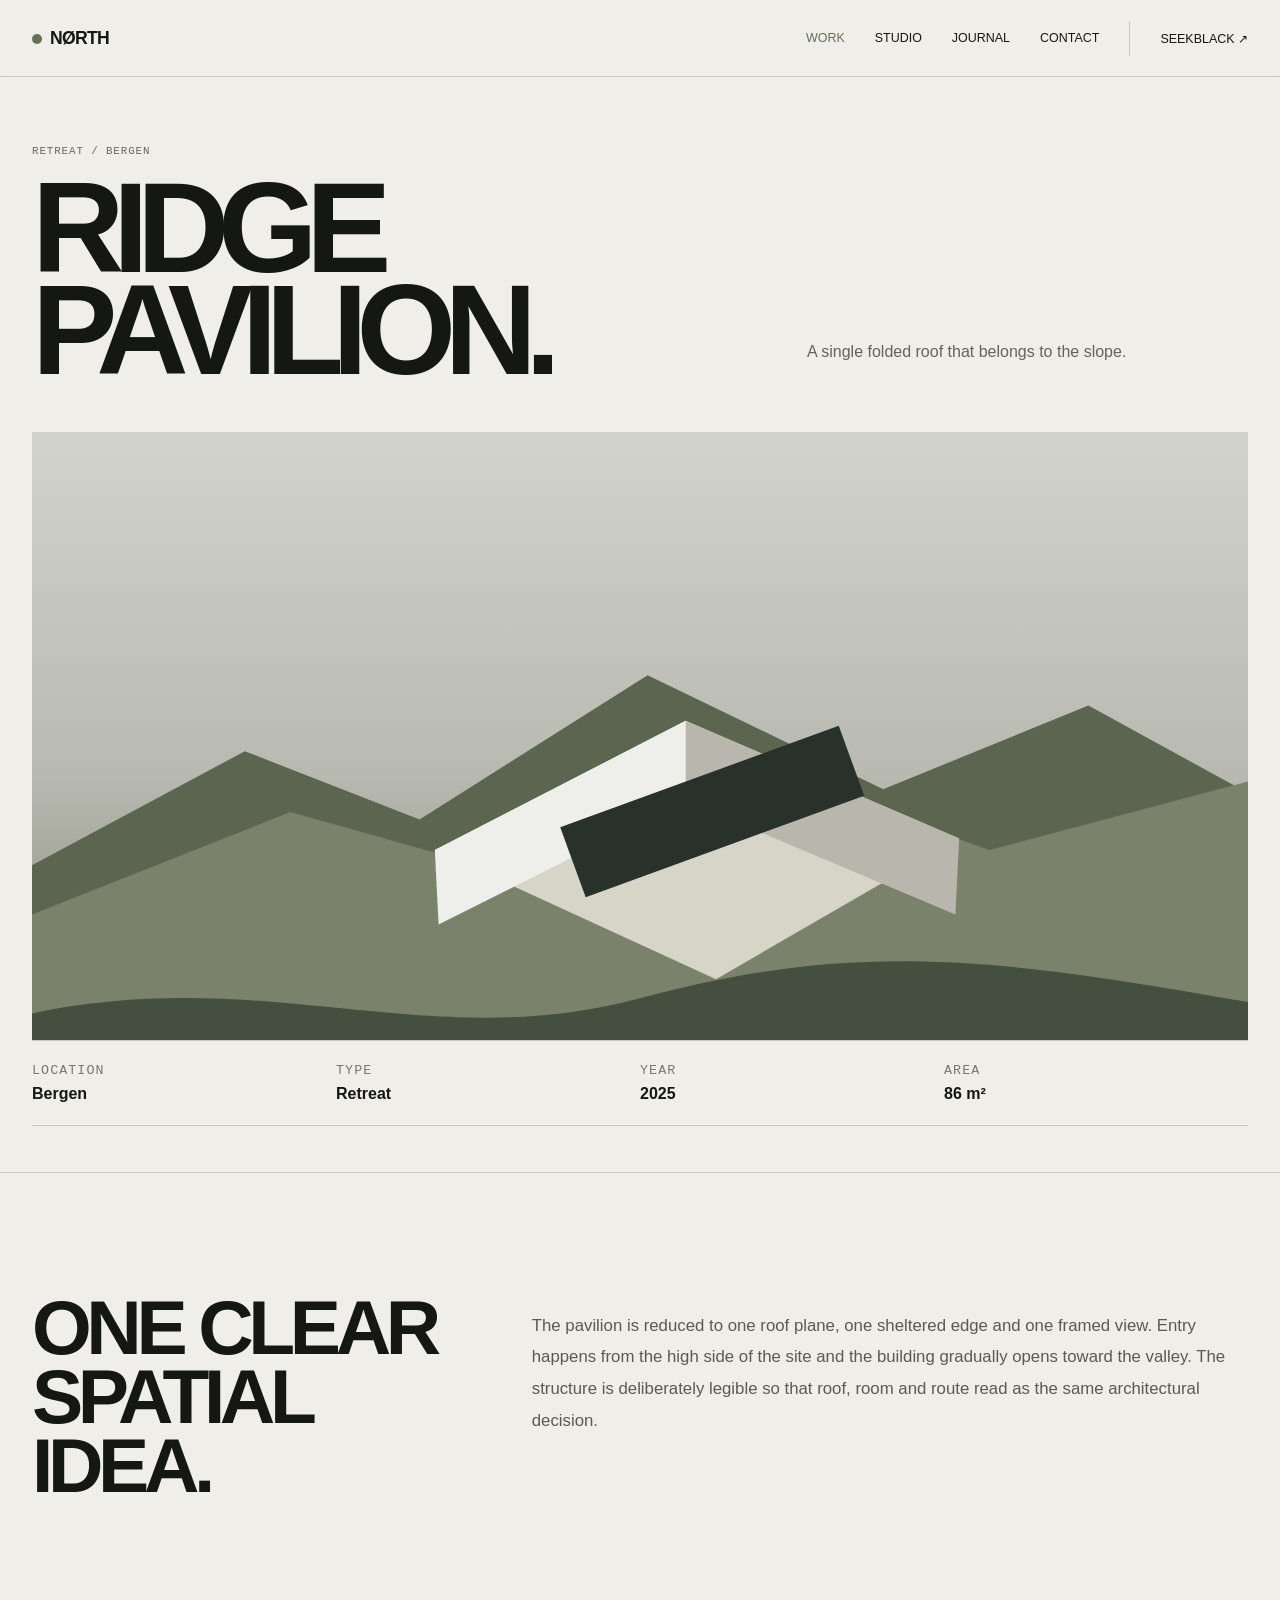
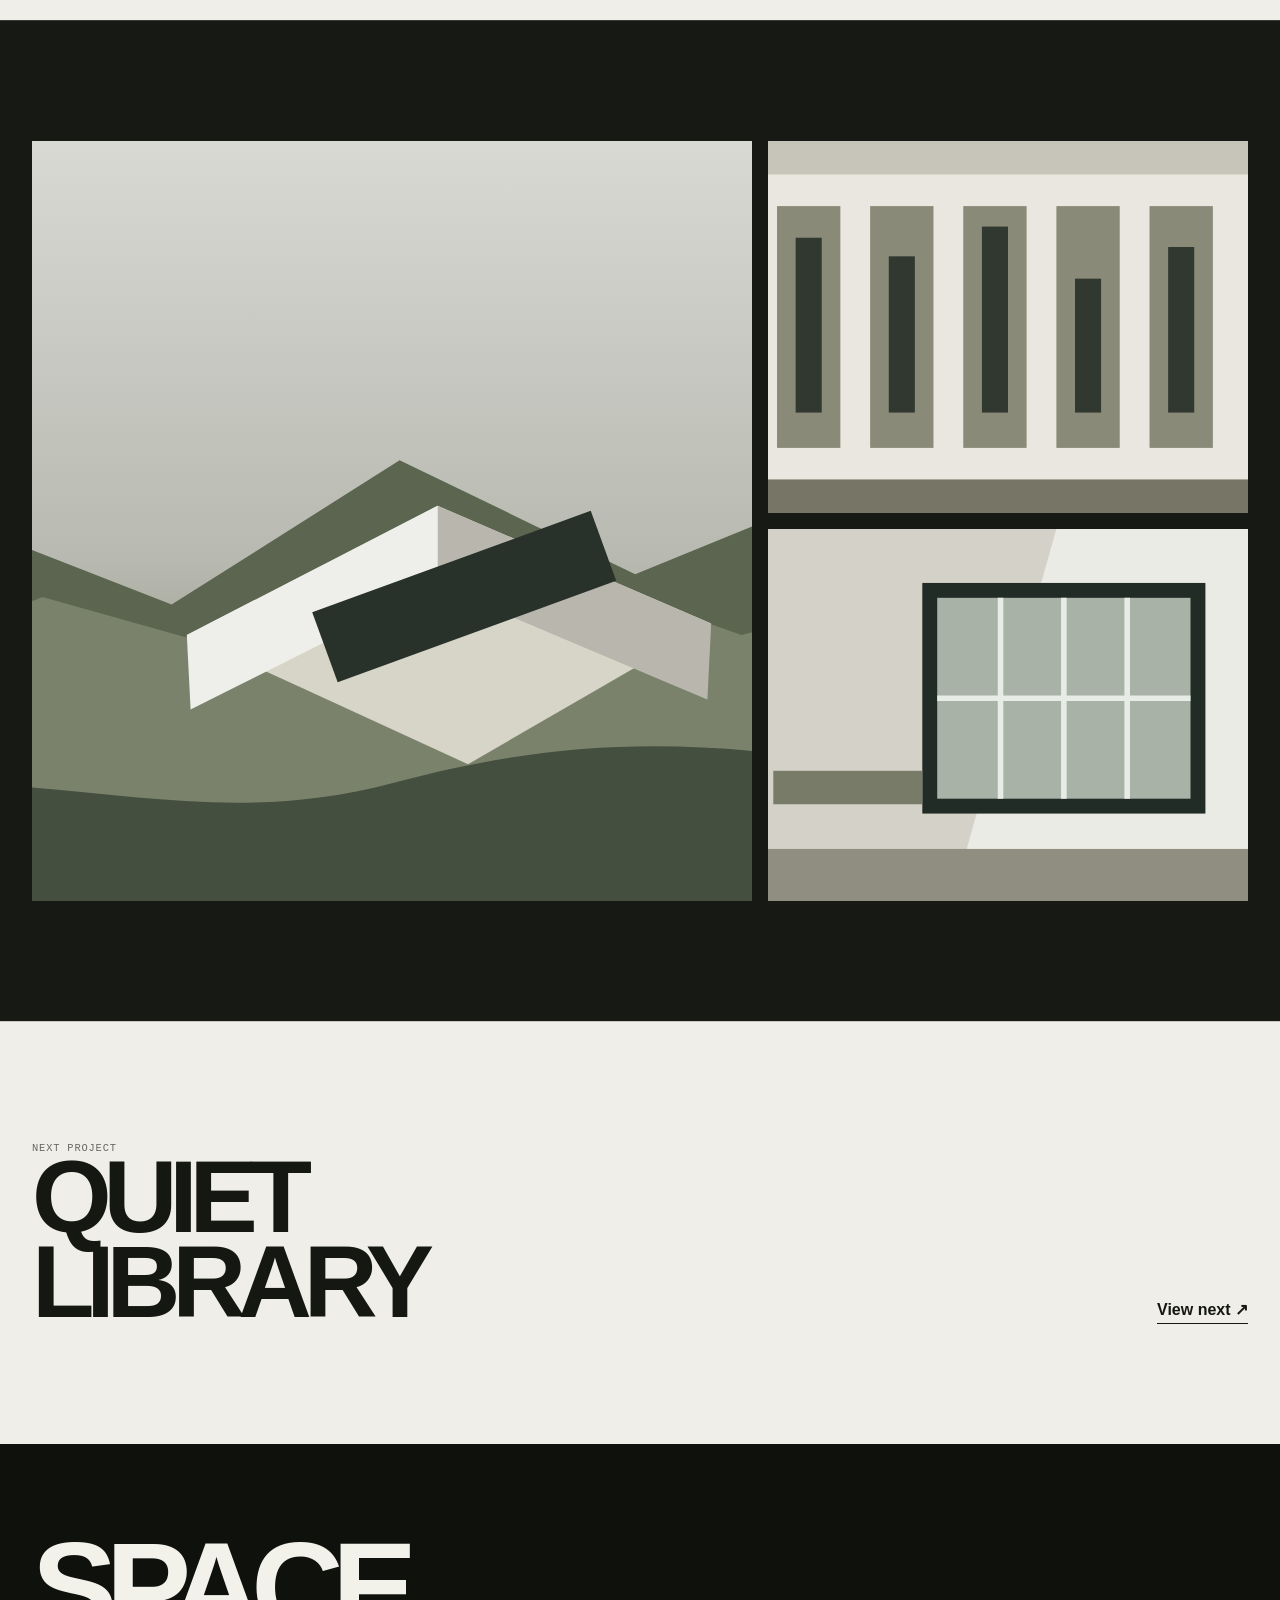
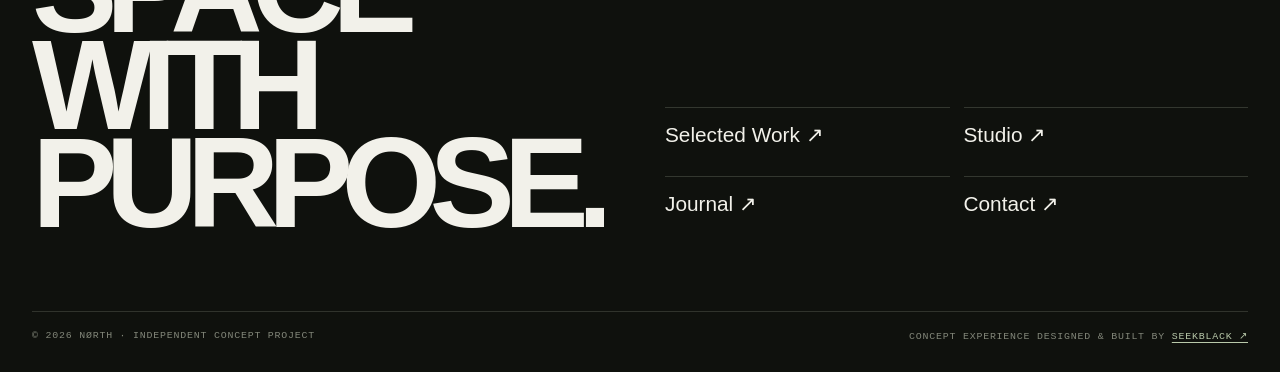
<file: work/ridge-pavilion/index.html>
<!DOCTYPE html>

<html lang="en"><head><meta charset="utf-8"/><meta content="width=device-width,initial-scale=1,viewport-fit=cover" name="viewport"/><meta content="noindex,follow" name="robots"/><meta content="NØRTH — Independent architecture studio concept experience designed and built by SEEKBLACK." name="description"/><meta content="#efeee8" name="theme-color"/><link href="/assets/favicon.svg" rel="icon" type="image/svg+xml"/><title>RIDGE PAVILION. — NØRTH</title><link href="/assets/styles.css?v=20260830-a11y2" rel="stylesheet"/></head><body><a class="skip-link" href="#main">Skip to content</a><nav class="nav"><div class="wrap nav-in"><a class="logo" href="/"><i></i>NØRTH</a><div class="links"><a aria-current="page" class="active" href="/work/">WORK</a><a class="" href="/studio/">STUDIO</a><a class="" href="/journal/">JOURNAL</a><a class="" href="/contact/">CONTACT</a><a class="seek" href="https://seekblack.cn/work/north/">SEEKBLACK ↗</a></div><button aria-controls="mobile-menu" aria-expanded="false" aria-label="Open menu" class="menu" type="button">MENU</button></div></nav><div aria-hidden="true" class="mobile" id="mobile-menu" inert=""><button aria-label="Close menu" type="button">CLOSE ×</button><a aria-current="page" class="active" href="/work/">WORK</a><a href="/studio/">STUDIO</a><a href="/journal/">JOURNAL</a><a href="/contact/">CONTACT</a><a href="https://seekblack.cn/work/north/">SEEKBLACK ↗</a></div><header class="detail-hero" id="main"><div class="wrap"><div class="detail-title reveal"><div><div class="kicker mono">Retreat / Bergen</div><h1>RIDGE
PAVILION.</h1></div><p>A single folded roof that belongs to the slope.</p></div><div class="detail-image reveal"><img alt="RIDGE
PAVILION. conceptual architecture render" src="/assets/images/ridge.svg"/></div><div class="facts reveal"><div class="fact"><small class="mono">Location</small><strong>Bergen</strong></div><div class="fact"><small class="mono">Type</small><strong>Retreat</strong></div><div class="fact"><small class="mono">Year</small><strong>2025</strong></div><div class="fact"><small class="mono">Area</small><strong>86 m²</strong></div></div></div></header><main><section class="section"><div class="wrap story reveal"><h2>ONE CLEAR<br/>SPATIAL IDEA.</h2><div class="story-copy"><p>The pavilion is reduced to one roof plane, one sheltered edge and one framed view. Entry happens from the high side of the site and the building gradually opens toward the valley. The structure is deliberately legible so that roof, room and route read as the same architectural decision.</p></div></div></section><section class="section dark"><div class="wrap gallery"><img alt="Project view" class="tall reveal" src="/assets/images/ridge.svg"/><img alt="Material study" class="small reveal" src="/assets/images/archive.svg"/><img alt="Interior study" class="small reveal" src="/assets/images/atelier.svg"/></div></section><section class="section"><div class="wrap next reveal"><div><div class="section-label mono">Next project</div><h2>QUIET<br/>LIBRARY</h2></div><a class="arrow" href="/work/quiet-library/">View next ↗</a></div></section></main><footer class="footer"><div class="wrap"><div class="footer-top"><h2>SPACE<br/>WITH<br/>PURPOSE.</h2><div class="footer-nav"><a href="/work/">Selected Work ↗</a><a href="/studio/">Studio ↗</a><a href="/journal/">Journal ↗</a><a href="/contact/">Contact ↗</a></div></div><div class="footer-bottom mono"><span>© <span data-year="">2026</span> NØRTH · Independent Concept Project</span><span>Concept experience designed &amp; built by <a href="https://seekblack.cn/work/north/">SEEKBLACK ↗</a></span></div></div></footer><script defer="" src="/assets/site.js?v=20260830-a11y2"></script></body></html>
</file>
<file: assets/styles.css>
:root{--ink:#151712;--paper:#efeee8;--stone:#d8d6cd;--olive:#667055;--olive-deep:#3f4938;--line:rgba(21,23,18,.18);--white:#f8f7f2;--max:1500px}*{box-sizing:border-box}html{scroll-behavior:smooth}body{margin:0;background:var(--paper);color:var(--ink);font-family:"Helvetica Neue",Helvetica,Arial,"PingFang SC","Microsoft YaHei",sans-serif;-webkit-font-smoothing:antialiased}a{color:inherit;text-decoration:none}img{display:block;width:100%}.wrap{width:min(calc(100% - 64px),var(--max));margin:auto}.mono{font-family:"SFMono-Regular",Consolas,"Liberation Mono",monospace;letter-spacing:.08em;text-transform:uppercase}.nav{position:fixed;inset:0 0 auto;z-index:100;background:rgba(239,238,232,.86);backdrop-filter:blur(15px);border-bottom:1px solid var(--line)}.nav-in{height:76px;display:flex;align-items:center;justify-content:space-between}.logo{font-size:1.1rem;font-weight:900;letter-spacing:-.04em}.logo i{display:inline-block;width:10px;height:10px;background:var(--olive);border-radius:50%;margin-right:8px}.links{display:flex;gap:30px;align-items:center;font-size:.78rem}.links a{padding:10px 0}.links a:hover,.links a.active{color:var(--olive)}.links .seek{border-left:1px solid var(--line);padding-left:30px}.menu{display:none;border:0;background:none;cursor:pointer;font:700 .74rem/1 inherit;letter-spacing:.08em}.mobile{display:none;pointer-events:none}.hero{min-height:100dvh;padding:140px 0 48px;display:flex;align-items:flex-end}.hero-grid{display:grid;grid-template-columns:1.05fr .95fr;gap:55px;align-items:end}.kicker{font-size:.68rem;color:#67685e;margin-bottom:20px}.hero h1{font-size:clamp(5rem,10.8vw,11.5rem);line-height:.76;letter-spacing:-.095em;margin:0;font-weight:900}.hero h1 span{color:transparent;-webkit-text-stroke:1.4px var(--ink)}.hero-copy{padding-bottom:10px}.hero-copy p{font-size:clamp(1.05rem,1.6vw,1.55rem);line-height:1.5;max-width:31ch;margin:0 0 26px}.hero-meta{display:flex;justify-content:space-between;border-top:1px solid var(--line);padding-top:18px;margin-top:42px;font-size:.63rem;color:#67685e}.hero-image{margin-top:34px;position:relative;overflow:hidden;aspect-ratio:16/7;background:var(--stone)}.hero-image img{height:100%;object-fit:cover;transition:transform .8s cubic-bezier(.2,.7,.2,1)}.hero-image:hover img{transform:scale(1.025)}.hero-caption{position:absolute;left:18px;bottom:18px;background:var(--paper);padding:10px 12px;font-size:.62rem}.section{padding:120px 0;border-top:1px solid var(--line)}.section-head{display:grid;grid-template-columns:.34fr 1.66fr;gap:30px;margin-bottom:64px}.section-label{font-size:.65rem;color:#67685e}.section h2{font-size:clamp(3.5rem,7.5vw,7.8rem);line-height:.88;letter-spacing:-.075em;margin:0}.section-desc{max-width:58ch;line-height:1.8;color:#5e6058;margin:24px 0 0}.projects{display:grid;gap:82px}.project{display:grid;grid-template-columns:1.35fr .65fr;gap:28px;align-items:end}.project:nth-child(even){grid-template-columns:.65fr 1.35fr}.project:nth-child(even) .project-media{order:2}.project-media{overflow:hidden;background:var(--stone);aspect-ratio:16/10}.project-media img{height:100%;object-fit:cover;transition:.65s ease}.project:hover img{transform:scale(1.018)}.project-info{padding:12px 0}.project-info .num{font-size:.62rem;color:#67685e}.project-info h3{font-size:clamp(2.2rem,4.5vw,5rem);letter-spacing:-.065em;line-height:.95;margin:18px 0 20px}.project-info p{color:#62645b;line-height:1.75;max-width:40ch}.project-data{display:flex;gap:18px;flex-wrap:wrap;margin-top:28px;font-size:.61rem}.arrow{display:inline-block;margin-top:24px;font-weight:800;border-bottom:1px solid var(--ink);padding-bottom:4px}.dark{background:#171914;color:var(--white)}.dark .section-label,.dark .section-desc{color:#8f9288}.dark .section-head,.dark.section{border-color:rgba(255,255,255,.15)}.manifesto{display:grid;grid-template-columns:1.1fr .9fr;gap:70px;align-items:end}.manifesto h2{font-size:clamp(4rem,8vw,9rem)}.manifesto p{font-size:clamp(1rem,1.5vw,1.4rem);line-height:1.7;color:#a9aca1}.numbers{display:grid;grid-template-columns:repeat(3,1fr);border-top:1px solid rgba(255,255,255,.18);margin-top:80px}.number{padding:28px 18px 8px 0}.number strong{font-size:clamp(3.8rem,7vw,7.5rem);letter-spacing:-.075em}.number span{display:block;color:#8d9185;font-size:.68rem;margin-top:12px}.journal-grid{display:grid;grid-template-columns:repeat(3,1fr);gap:16px}.journal-card{border-top:1px solid var(--line);padding-top:18px}.journal-card .thumb{aspect-ratio:4/3;overflow:hidden;background:var(--stone);margin-bottom:18px}.journal-card .thumb img{height:100%;object-fit:cover}.journal-card small{color:#67685e}.journal-card h3{font-size:1.45rem;letter-spacing:-.04em;line-height:1.12;margin:12px 0}.footer{background:#0f110d;color:#f2f1ea;padding:95px 0 30px}.footer-top{display:grid;grid-template-columns:1fr 1fr;gap:50px}.footer h2{font-size:clamp(4.7rem,10vw,11rem);line-height:.76;letter-spacing:-.09em;margin:0}.footer-nav{display:grid;grid-template-columns:1fr 1fr;gap:14px;align-content:end}.footer-nav a{font-size:1.3rem;border-top:1px solid #33372f;padding:15px 0}.footer-bottom{margin-top:80px;padding-top:18px;border-top:1px solid #30332c;display:flex;justify-content:space-between;gap:20px;color:#83877a;font-size:.62rem}.footer-bottom a{color:#b9c9aa}.page-hero{padding:155px 0 80px;border-bottom:1px solid var(--line)}.page-hero h1{font-size:clamp(5rem,11vw,12rem);line-height:.79;letter-spacing:-.09em;margin:26px 0}.page-hero p{max-width:62ch;color:#64665e;line-height:1.85}.work-grid{display:grid;grid-template-columns:1fr 1fr;gap:72px 20px}.work-item:nth-child(3n){grid-column:1/-1}.work-item .media{aspect-ratio:4/3;overflow:hidden;background:var(--stone)}.work-item:nth-child(3n) .media{aspect-ratio:16/7}.work-item .media img{height:100%;object-fit:cover}.work-item h2{font-size:2rem;letter-spacing:-.055em;margin:15px 0 6px}.work-item p{color:#77796f;font-size:.73rem}.detail-hero{padding:145px 0 46px}.detail-title{display:grid;grid-template-columns:1.25fr .75fr;gap:40px;align-items:end}.detail-title h1{font-size:clamp(4.6rem,10vw,10.5rem);line-height:.8;letter-spacing:-.09em;margin:0}.detail-title p{line-height:1.75;color:#62645c}.detail-image{aspect-ratio:16/8;overflow:hidden;margin-top:50px;background:var(--stone)}.detail-image img{height:100%;object-fit:cover}.facts{display:grid;grid-template-columns:repeat(4,1fr);border-top:1px solid var(--line);border-bottom:1px solid var(--line)}.fact{padding:22px 15px 22px 0}.fact small{display:block;color:#777970;margin-bottom:7px}.fact strong{font-size:1rem}.story{display:grid;grid-template-columns:.75fr 1.25fr;gap:70px}.story h2{font-size:clamp(3rem,6vw,6rem);letter-spacing:-.07em;line-height:.9;margin:0}.story-copy{font-size:1.05rem;line-height:1.9;color:#595b53}.gallery{display:grid;grid-template-columns:1.2fr .8fr;gap:16px}.gallery img{height:100%;object-fit:cover;background:var(--stone)}.gallery .tall{grid-row:span 2;min-height:760px}.gallery .small{min-height:372px}.next{display:flex;justify-content:space-between;align-items:end;gap:30px}.next h2{font-size:clamp(4rem,8vw,9rem);margin:0;letter-spacing:-.08em;line-height:.83}.studio-grid{display:grid;grid-template-columns:1fr 1fr;gap:18px}.studio-copy{padding:clamp(28px,5vw,70px);background:#d9d7cd;display:flex;flex-direction:column;justify-content:space-between}.studio-copy h2{font-size:clamp(3rem,6vw,6.5rem);line-height:.9;letter-spacing:-.07em;margin:0}.studio-copy p{line-height:1.8;color:#5a5c54}.studio-grid img{height:100%;min-height:660px;object-fit:cover}.contact-layout{display:grid;grid-template-columns:1.2fr .8fr;gap:60px}.contact-layout h1{font-size:clamp(5rem,10vw,11rem);line-height:.78;letter-spacing:-.09em;margin:0}.contact-list{align-self:end}.contact-list div{border-top:1px solid var(--line);padding:22px 0}.contact-list small{display:block;color:#777970;margin-bottom:6px}.contact-list strong{font-size:1.25rem}.concept-note{font-size:.66rem;color:#74776e;line-height:1.6;margin-top:28px}.reveal{opacity:0;transform:translateY(16px);transition:opacity .7s ease,transform .7s ease}.reveal.in{opacity:1;transform:none}
@media(max-width:1120px){.contact-layout{grid-template-columns:1fr;gap:50px}.contact-list{max-width:680px;align-self:start}}@media(max-width:900px){.wrap{width:min(calc(100% - 36px),var(--max))}.links{display:none}.menu{display:block}.mobile{position:fixed;inset:0;z-index:200;background:#151712;color:#f6f5ef;padding:22px 18px;display:flex;flex-direction:column;visibility:hidden;opacity:0;transition:.25s}.mobile.open{visibility:visible;opacity:1;pointer-events:auto}.mobile button{align-self:flex-end;background:none;border:0;cursor:pointer;color:#fff;font:700 .72rem/1 inherit;letter-spacing:.08em}.mobile a{font-size:12vw;font-weight:850;letter-spacing:-.07em;line-height:.98;border-bottom:1px solid #33372f;padding:13px 0}.hero-grid,.manifesto,.footer-top,.detail-title,.story,.contact-layout{grid-template-columns:1fr}.hero{padding-top:125px}.hero-copy{max-width:620px}.section-head{grid-template-columns:1fr;gap:14px}.project,.project:nth-child(even){grid-template-columns:1fr}.project:nth-child(even) .project-media{order:initial}.journal-grid{grid-template-columns:1fr 1fr}.work-grid{grid-template-columns:1fr}.work-item:nth-child(3n){grid-column:auto}.work-item:nth-child(3n) .media{aspect-ratio:4/3}.facts{grid-template-columns:1fr 1fr}.gallery{grid-template-columns:1fr}.gallery .tall,.gallery .small{min-height:auto;aspect-ratio:4/3}.studio-grid{grid-template-columns:1fr}.studio-grid img{min-height:auto}.footer-nav{margin-top:20px}}
@media(max-width:560px){.wrap{width:calc(100% - 28px)}.nav-in{height:66px}.hero{min-height:auto;padding-bottom:24px}.hero h1{font-size:18vw}.hero-meta{flex-direction:column;gap:8px}.hero-image{aspect-ratio:4/3}.section{padding:80px 0}.section h2{font-size:12.5vw}.project-info h3{font-size:12vw}.numbers{grid-template-columns:1fr}.number{border-bottom:1px solid rgba(255,255,255,.15)}.journal-grid{grid-template-columns:1fr}.footer h2{font-size:18vw}.footer-nav{grid-template-columns:1fr}.footer-bottom{flex-direction:column}.page-hero{padding-top:120px}.page-hero h1{font-size:18vw}.facts{grid-template-columns:1fr}.detail-title h1{font-size:16.5vw}.next{display:block}.next h2{font-size:16.5vw}.next .arrow{margin-top:25px}.contact-layout h1{font-size:11.5vw}}
@media(prefers-reduced-motion:reduce){html{scroll-behavior:auto}.reveal{opacity:1;transform:none;transition:none}}


/* Final audit: accessibility, small-screen stability, and branded utility states */
body{overflow-x:clip}.skip-link{position:fixed;left:16px;top:12px;z-index:300;width:1px;height:1px;overflow:hidden;clip-path:inset(50%);white-space:nowrap;background:var(--ink);color:var(--white);padding:0;border-radius:6px;font-weight:700}.skip-link:focus{width:auto;height:auto;overflow:visible;clip-path:none;padding:10px 14px}a:focus-visible,button:focus-visible{outline:3px solid var(--olive);outline-offset:4px}.mobile a.active,.mobile a[aria-current="page"]{color:#b9c9aa}.contact-main{padding-top:160px;min-height:82dvh}.not-found{min-height:82dvh;padding:170px 0 100px;display:flex;align-items:center}.not-found h1{font-size:clamp(5rem,13vw,13rem);line-height:.78;letter-spacing:-.09em;margin:20px 0 30px}.not-found p{max-width:48ch;line-height:1.8;color:#62645c}.not-found-links{display:flex;gap:24px;flex-wrap:wrap}.journal-card[id]{scroll-margin-top:100px}
@media(max-width:560px){.contact-main{padding-top:120px}.not-found{padding-top:130px}.not-found h1{font-size:18vw}.not-found-links{gap:14px}.contact-layout h1{font-size:11.5vw;line-height:.86}}
@media(prefers-reduced-motion:reduce){.hero-image img,.project-media img{transition:none!important}.skip-link{transition:none}}

/* Final audit: Journal detail pages */
.journal-card[href]{display:block;transition:transform .3s ease}.journal-card[href]:hover{transform:translateY(-3px)}.article-hero{padding:160px 0 72px;border-bottom:1px solid var(--line)}.article-meta{display:flex;justify-content:space-between;gap:24px;color:#707269;font-size:.64rem}.article-hero h1{font-size:clamp(4.2rem,9vw,9.6rem);line-height:.82;letter-spacing:-.085em;margin:34px 0 30px;max-width:12ch}.article-deck{max-width:58ch;font-size:clamp(1.1rem,1.6vw,1.45rem);line-height:1.65;color:#5c5e56}.article-visual{padding:34px 0 0}.article-visual img{aspect-ratio:16/8;object-fit:cover;background:var(--stone)}.article-grid{display:grid;grid-template-columns:.34fr 1.66fr;gap:30px}.article-copy{max-width:720px}.article-copy p{font-size:1.05rem;line-height:1.9;color:#55574f;margin:0 0 28px}.article-copy p:first-child{font-size:1.25rem;color:var(--ink)}.article-next{display:flex;justify-content:space-between;align-items:end;gap:30px}.article-next h2{font-size:clamp(3.4rem,7vw,7.4rem);line-height:.86;letter-spacing:-.075em;margin:14px 0 0;max-width:9ch}.article-next .arrow{white-space:nowrap}
@media(max-width:900px){.article-grid{grid-template-columns:1fr;gap:18px}}
@media(max-width:560px){.article-hero{padding:120px 0 58px}.article-meta{flex-direction:column;gap:9px}.article-hero h1{font-size:15.5vw;margin-top:26px}.article-deck{font-size:1.05rem}.article-visual img{aspect-ratio:4/3}.article-copy p{font-size:1rem;line-height:1.82}.article-copy p:first-child{font-size:1.1rem}.article-next{display:block}.article-next h2{font-size:15vw}.article-next .arrow{margin-top:24px}}
@media(prefers-reduced-motion:reduce){.journal-card[href]{transition:none}}

/* Phase 5 accessibility hardening · 20260830 */
.footer-bottom a{text-decoration:underline;text-underline-offset:3px;text-decoration-thickness:1px}
</file>
